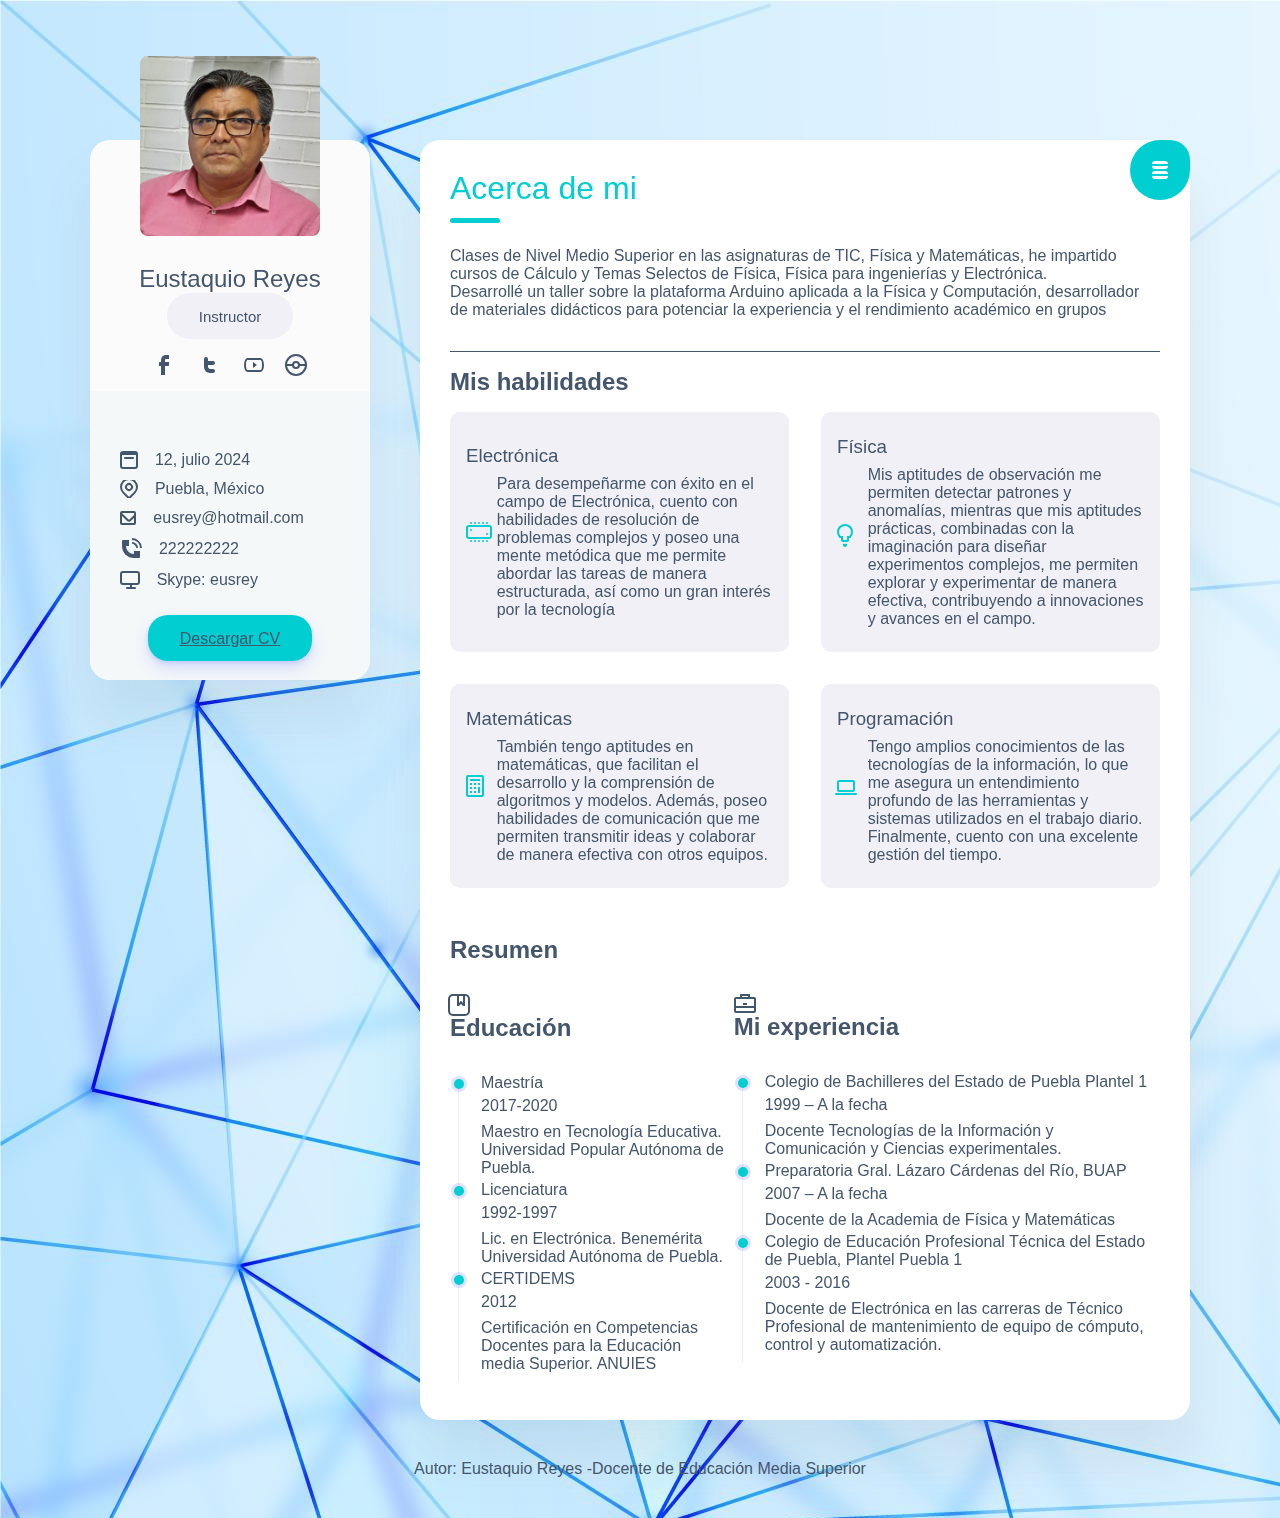
<file: SITE_EUS/index.html>
<!DOCTYPE html>
<html lang="en">
<head>
    <meta charset="UTF-8">
    <meta name="viewport" content="width=E, initial-scale=1.0">
    <meta http-equiv="X-UA-Compatible" content="IE=edge">
    <meta name = "description" content="">
    <title>Eustaquio Reyes Hernández</title>
    <link rel="shortcut icon" href="media/logo.svg" type="image/png">
    <link href="https://css.gg/css" rel="stylesheet" />
    <link href="css/css-gg.css" rel="stylesheet" />
    <link rel="stylesheet" href="css/site.css">
    <script src="js/site.js"></script>
</head>
<body>
    <div class="main-content">
        <!--Aside: Para mostrar una lista de enlaces -->
        <aside>
            <div class="profile">
                <img src="media/EUSTAQUIO REYES.jpg" id="photo-profile" class="my-photo"/>
                <div>
                    <hi class="title">Eustaquio Reyes</hi>
                    <div class="badge-profile">Instructor</div>
                    <div class="social">
                        <a href="facebook.com" target="blank"><i class="gg-facebook"></i></a>
                        <a href="x.com" target="blank"><i class="gg-twitter"></i></a>
                        <a href="youtube.com" target="blank"><i class="gg-youtube"></i></a>
                        <a href="pokemon-go.com" target="blank"><i class="gg-pokemon"></i></a>
                    </div>
                </div>
                <div class="info">
                    <ul class="contacts-block">
                        <li class="contacts-block-item"><i class="gg-calendar"></i> &nbsp; 12, julio 2024</li>
                        <li class="contacts-block-item"><i class="gg-pin"></i>&nbsp; Puebla, México</li>
                        <li class="contacts-block-item"><i class="gg-mail"></i><a href="mailto:eusrey@hotmail.com"> &nbsp; eusrey@hotmail.com</a></li>
                        <li class="contacts-block-item"><i class="gg-phone"></i></i> &nbsp; 222222222</li>
                        <li class="contacts-block-item"><i class="gg-screen"></i><a href="skype:ejemplo"> &nbsp; Skype: eusrey</a></li>
                    </ul>
                    <a class="btn" href="/docs/CV_eusrey.pdf">Descargar CV</a>
                </div>
            </div>
        </aside>
        <section class="resume">
            <header>
                <div class="menu-circle" >
                    <i class="gg-menu-oreos" onclick='toggleMenu()'></i>
                </div>
                <div class="inner-menu js-menu">
                    <ul class="nav">
                        <li class="nav_item"><a class="active" href="index.html">Acerca de </a></li>
                        <li class="nav_item"><a href="portfolio.html">Portafolio</a></li>
                        <li class="nav_item"><a href="contacto.html">Contacto</a></li>
                    </ul> 
                </div>
            </header>
            <div>
                <h2 class="title bordered">Acerca de mi</h2>
                <p>
                    Clases de Nivel Medio Superior en las asignaturas de TIC, Física y Matemáticas, he impartido cursos de Cálculo y Temas Selectos de Física, Física para ingenierías y Electrónica.
                </p>
                <p>
                    Desarrollé un taller sobre la plataforma Arduino aplicada a la Física y Computación, desarrollador de materiales didácticos para potenciar la experiencia y el rendimiento académico en grupos
                </p>
            </div>
            <div class="services-content">
                <h2>Mis habilidades</h2>
                <div class="my-services">
                    <div>
                        <span class="gg-smartphone-ram"></span>
                        <div>                           
                            <h3>Electrónica</h3>                            
                            <p>Para desempeñarme con éxito en el campo de Electrónica, cuento con habilidades de resolución de problemas complejos y poseo una mente metódica que me permite abordar las tareas de manera estructurada, así como un gran interés por la tecnología</p>
                        </div>
                    </div>
                    <div>
                        <span class="gg-bulb"></span>
                        <div>
                            <h3>Física</h3>
                            <p>Mis aptitudes de observación me permiten detectar patrones y anomalías, mientras que mis aptitudes prácticas, combinadas con la imaginación para diseñar experimentos complejos, me permiten explorar y experimentar de manera efectiva, contribuyendo a innovaciones y avances en el campo.</p>
                        </div>
                    </div>
                    <div>
                        <span class="gg-calculator"></span>
                        <div>
                            <h3>Matemáticas</h3>
                            <p>También tengo aptitudes en matemáticas, que facilitan el desarrollo y la comprensión de algoritmos y modelos. Además, poseo habilidades de comunicación que me permiten transmitir ideas y colaborar de manera efectiva con otros equipos. </p>
                        </div>
                    </div>
                    <div>
                        <span class="gg-laptop"></span>
                        <div>
                            <h3>Programación</h3>
                            <p>Tengo amplios conocimientos de las tecnologías de la información, lo que me asegura un entendimiento profundo de las herramientas y sistemas utilizados en el trabajo diario. Finalmente, cuento con una excelente gestión del tiempo. </p>
                        </div>
                    </div>
                </div>
            </div>
            <div class="timeline-content"> <h2>Resumen</h2>
                <div>
                    <div> <h2><i class="gg-album"></i>Educación</h2>
                        <div class="timeline">
                            <!--Item-->
                            <article class="timeline_item">
                                <h5 class="title title--h5 timeline_title">Maestría</h5> 
                                <span class="timeline_periodo">2017-2020</span>
                                <p class="timeline_description">
                                    Maestro en Tecnología Educativa. Universidad Popular Autónoma de Puebla.
                                </p>
                            </article>

                            <!--Item-->
                            <article class="timeline_item">
                                <h5 class="title title--h5 timeline_title">Licenciatura</h5> 
                                <span class="timeline_periodo">1992-1997</span>
                                <p class="timeline_description">
                                    Lic. en Electrónica. Benemérita Universidad Autónoma de Puebla.
                                </p>
                            </article>

                            <!--Item-->
                            <article class="timeline_item">
                                <h5 class="title title--h5 timeline_title">CERTIDEMS</h5> 
                                <span class="timeline_periodo">2012</span>
                                <p class="timeline_description">
                                    Certificación en Competencias Docentes para la Educación media Superior. ANUIES
                                </p>
                            </article>
                        </div>
                    </div>
                    <div>
                        <h2><i class="gg-briefcase"></i>Mi experiencia</h2>
                        <div class="timeline">
                            <!--Item-->
                            <article class="timeline_item">
                                <h5 class="title title--h5 timeline_title">Colegio de Bachilleres del Estado de Puebla Plantel 1</h5> 
                                <span class="timeline_periodo">1999 – A la fecha</span>
                                <p class="timeline_description">
                                    Docente Tecnologías de la Información y Comunicación y Ciencias experimentales.
                                </p>
                            </article> 

                            <!--Item-->
                            <article class="timeline_item">
                                <h5 class="title title--h5 timeline_title">Preparatoria Gral. Lázaro Cárdenas del Río, BUAP</h5> 
                                <span class="timeline_periodo">2007 – A la fecha</span>
                                <p class="timeline_description">
                                    Docente de la Academia de Física y Matemáticas
                                </p>
                            </article> 

                            <!--Item-->
                            <article class="timeline_item">
                                <h5 class="title title--h5 timeline_title">Colegio de Educación Profesional Técnica del Estado de Puebla, Plantel Puebla 1 </h5> 
                                <span class="timeline_periodo">2003 - 2016</span>
                                <p class="timeline_description">
                                    Docente de Electrónica en las carreras de Técnico Profesional de mantenimiento de equipo de cómputo, control y automatización.
                                </p>
                            </article>
                        </div>
                    </div>
                </div>
            </div>
        </section>
    </div>
   
    <footer>Autor: Eustaquio Reyes -Docente de Educación Media Superior</Front-end></footer>
    
</body>
</html>
</file>
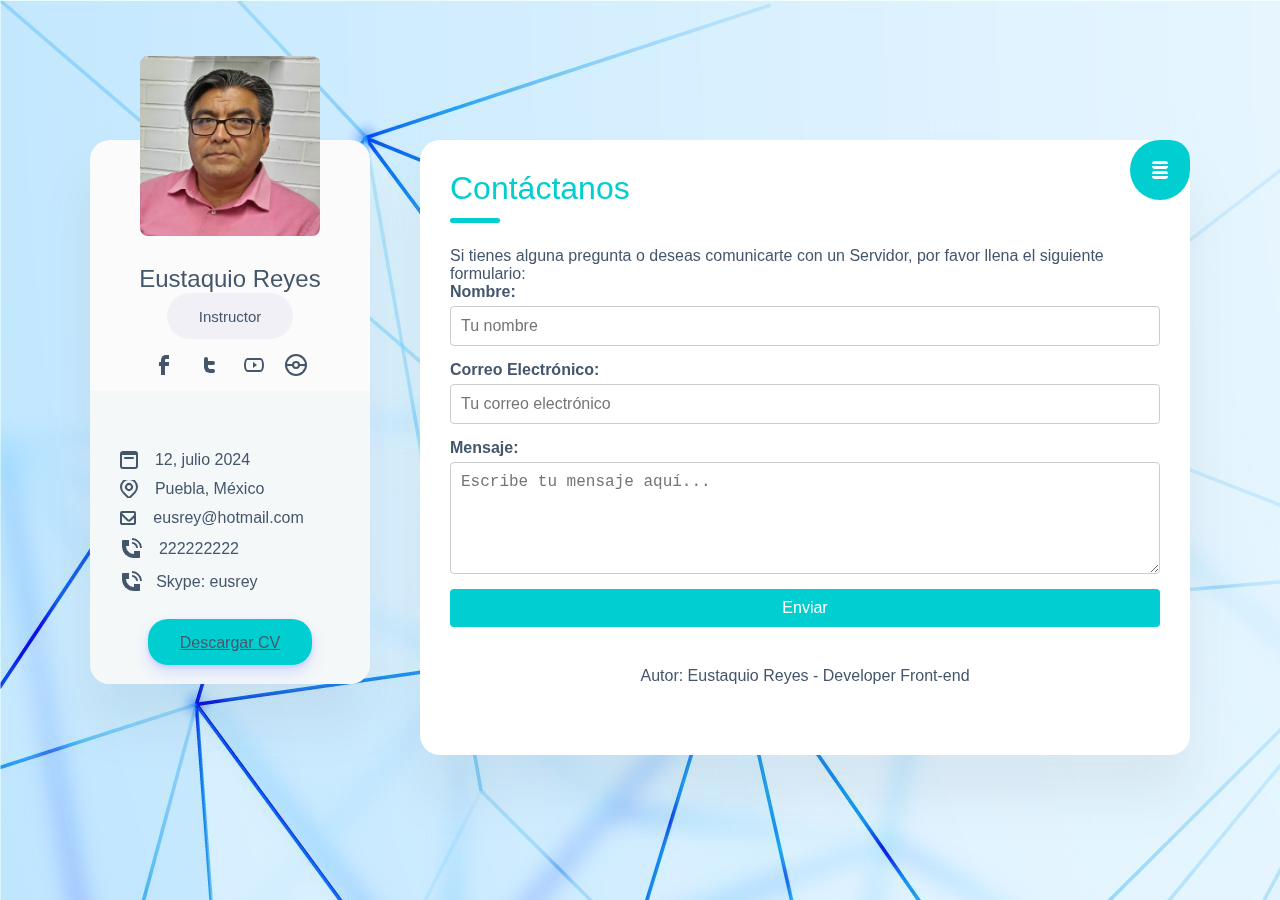
<file: SITE_EUS/contacto.html>
<!DOCTYPE html>
<html lang="en">
<head>
    <meta charset="UTF-8">
    <meta name="viewport" content="width=E, initial-scale=1.0">
    <meta http-equiv="X-UA-Compatible" content="IE=edge">
    <meta name = "description" content="">
    <title>Eustaquio Reyes Hernández</title>
    <link rel="shortcut icon" href="media/logo.svg" type="image/png">
    <link href="https://css.gg/css" rel="stylesheet" />
    <link href="css/css-gg.css" rel="stylesheet" />
    <link rel="stylesheet" href="css/site.css">
    <script src="js/site.js"></script>
</head>
<body>
    <div class="main-content">
        <!--Aside: Para mostrar una lista de enlaces -->
        <aside>
            <div class="profile">
                <img src="media/EUSTAQUIO REYES.jpg" id="photo-profile" class="my-photo"/>
                <div>
                    <hi class="title">Eustaquio Reyes</hi>
                    <div class="badge-profile">Instructor</div>
                    <div class="social">
                        <a href="facebook.com" target="blank"><i class="gg-facebook"></i></a>
                        <a href="x.com" target="blank"><i class="gg-twitter"></i></a>
                        <a href="youtube.com" target="blank"><i class="gg-youtube"></i></a>
                        <a href="pokemon-go.com" target="blank"><i class="gg-pokemon"></i></a>
                    </div>
                </div>
                <div class="info">
                    <ul class="contacts-block">
                        <li class="contacts-block-item"><i class="gg-calendar"></i> &nbsp; 12, julio 2024</li>
                        <li class="contacts-block-item"><i class="gg-pin"></i>&nbsp; Puebla, México</li>
                        <li class="contacts-block-item"><i class="gg-mail"></i><a href="mailto:eusrey@hotmail.com"> &nbsp; eusrey@hotmail.com</a></li>
                        <li class="contacts-block-item"><i class="gg-phone"></i></i> &nbsp; 222222222</li>
                        <li class="contacts-block-item"><i class="gg-phone"></i><a href="skype:ejemplo"> &nbsp; Skype: eusrey</a></li>
                    </ul>
                    <a class="btn" href="/docs/CV_eusrey.pdf">Descargar CV</a>
                </div>
            </div>
        </aside>
        <section class="resume">
            <header>
                <div class="menu-circle" >
                    <i class="gg-menu-oreos" onclick='toggleMenu()'></i>
                </div>
                <div class="inner-menu js-menu">
                    <ul class="nav">
                        <li class="nav_item"><a class="active" href="index.html">Acerca de </a></li>
                        <li class="nav_item"><a href="portfolio.html">Portafolio</a></li>
                        <li class="nav_item"><a href="contacto.html">Contacto</a></li>
                    </ul> 
                </div>
            </header>
            <!-- Contenedor Principal -->
            <div class="container">
                <h2 class="title bordered">Contáctanos</h2>
                <p>Si tienes alguna pregunta o deseas comunicarte con un Servidor, por favor llena el siguiente formulario:</p>

                <!-- Formulario de Contacto -->
                <form id="contactForm" onsubmit="return validateForm()">
                    <div class="form-group">
                        <label for="name">Nombre:</label>
                        <input type="text" id="name" name="name" placeholder="Tu nombre" required>
                    </div>
                    <div class="form-group">
                        <label for="email">Correo Electrónico:</label>
                        <input type="email" id="email" name="email" placeholder="Tu correo electrónico" required>
                    </div>
                    <div class="form-group">
                        <label for="message">Mensaje:</label>
                        <textarea id="message" name="message" placeholder="Escribe tu mensaje aquí..." rows="5" required></textarea>
                    </div>
                    <div class="form-group">
                        <button type="submit">Enviar</button>
                    </div>
                </form>
                <!-- Mensaje de Éxito -->
                <div id="successMessage" class="success-message" style="display: none;">
                    ¡Gracias por contactarnos! Nos pondremos en contacto contigo pronto.
                </div>
            </div>
    
    
</body>

<footer>Autor: Eustaquio Reyes - Developer Front-end</Front-end></footer>

</html>
</file>
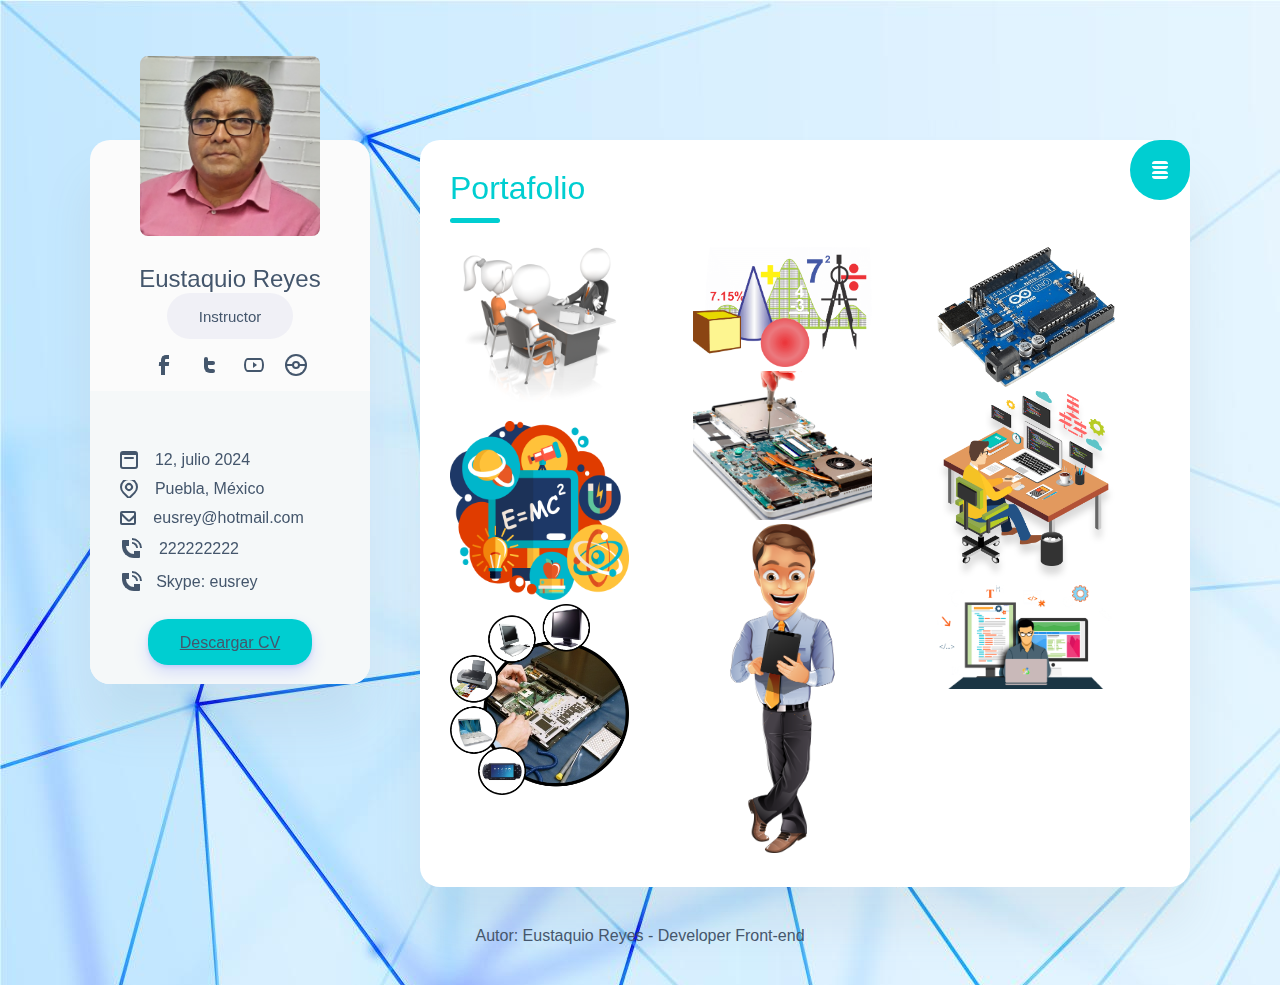
<file: SITE_EUS/portfolio.html>
<!DOCTYPE html>
<html lang="en">
<head>
    <meta charset="UTF-8">
    <meta name="viewport" content="width=E, initial-scale=1.0">
    <meta http-equiv="X-UA-Compatible" content="IE=edge">
    <meta name = "description" content="">
    <title>Eustaquio Reyes Hernández</title>
    <link rel="shortcut icon" href="media/logo.svg" type="image/png">
    <link href="https://css.gg/css" rel="stylesheet" />
    <link href="css/css-gg.css" rel="stylesheet" />
    <link rel="stylesheet" href="css/site.css">
    <script src="js/site.js"></script>
</head>
<body>
    <div class="main-content">
        <!--Aside: Para mostrar una lista de enlaces -->
        <aside>
            <div class="profile">
                <img src="media/EUSTAQUIO REYES.jpg" id="photo-profile" class="my-photo"/>
                <div>
                    <hi class="title">Eustaquio Reyes</hi>
                    <div class="badge-profile">Instructor</div>
                    <div class="social">
                        <a href="facebook.com" target="blank"><i class="gg-facebook"></i></a>
                        <a href="x.com" target="blank"><i class="gg-twitter"></i></a>
                        <a href="youtube.com" target="blank"><i class="gg-youtube"></i></a>
                        <a href="pokemon-go.com" target="blank"><i class="gg-pokemon"></i></a>
                    </div>
                </div>
                <div class="info">
                    <ul class="contacts-block">
                        <li class="contacts-block-item"><i class="gg-calendar"></i> &nbsp; 12, julio 2024</li>
                        <li class="contacts-block-item"><i class="gg-pin"></i>&nbsp; Puebla, México</li>
                        <li class="contacts-block-item"><i class="gg-mail"></i><a href="mailto:eusrey@hotmail.com"> &nbsp; eusrey@hotmail.com</a></li>
                        <li class="contacts-block-item"><i class="gg-phone"></i></i> &nbsp; 222222222</li>
                        <li class="contacts-block-item"><i class="gg-phone"></i><a href="skype:ejemplo"> &nbsp; Skype: eusrey</a></li>
                    </ul>
                    <a class="btn" href="/docs/CV_eusrey.pdf">Descargar CV</a>
                </div>
            </div>
        </aside>
        <section class="resume">
            <header>
                <div class="menu-circle" >
                    <i class="gg-menu-oreos" onclick='toggleMenu()'></i>
                </div>
                <div class="inner-menu js-menu">
                    <ul class="nav">
                        <li class="nav_item"><a class="active" href="index.html">Acerca de </a></li>
                        <li class="nav_item"><a href="portfolio.html">Portafolio</a></li>
                        <li class="nav_item"><a href="contacto.html">Contacto</a></li>
                    </ul> 
                </div>
            </header>
            <div>
                <h2 class="title bordered">Portafolio</h2>
                <div class="portfolio">
                    <img src="media/images/Aseosor.png" alt="imagen 1" onclick="showImage(this)"/>
                    <img src="media/images/Ciencia 1.png" alt="imagen 2" onclick="showImage(this)"/>
                    <img src="media/images/Hardware 1.png" alt="imagen 3" onclick="showImage(this)"/>
                    <img src="media/images/math.png" alt="imagen 4" onclick="showImage(this)"/>
                    <img src="media/images/Hardware 2.png" alt="imagen 5" onclick="showImage(this)"/>
                    <img src="media/images/docente 2.png" alt="imagen 6" onclick="showImage(this)"/>
                    <img src="media/images/Arduino 2.png" alt="imagen 7" onclick="showImage(this)"/>
                    <img src="media/images/Programador 2.png" alt="imagen 8" onclick="showImage(this)"/>
                    <img src="media/images/Programador.png" alt="imagen 9" onclick="showImage(this)"/>

                </div>

                <!-- Fondo para cerrar modal -->
                <div class="backdrop" id="backdrop" onclick="closeModal()"></div>

                <!-- Contenedor del modal -->
                <div class= "modal" id="preview">
                    <button class="close-btn" onclick="closeModal()">×</button>
                </div>
            </div>
        </section>
    </div>
    <footer>Autor: Eustaquio Reyes - Developer Front-end</Front-end></footer>
    
</body>
</html>
</file>
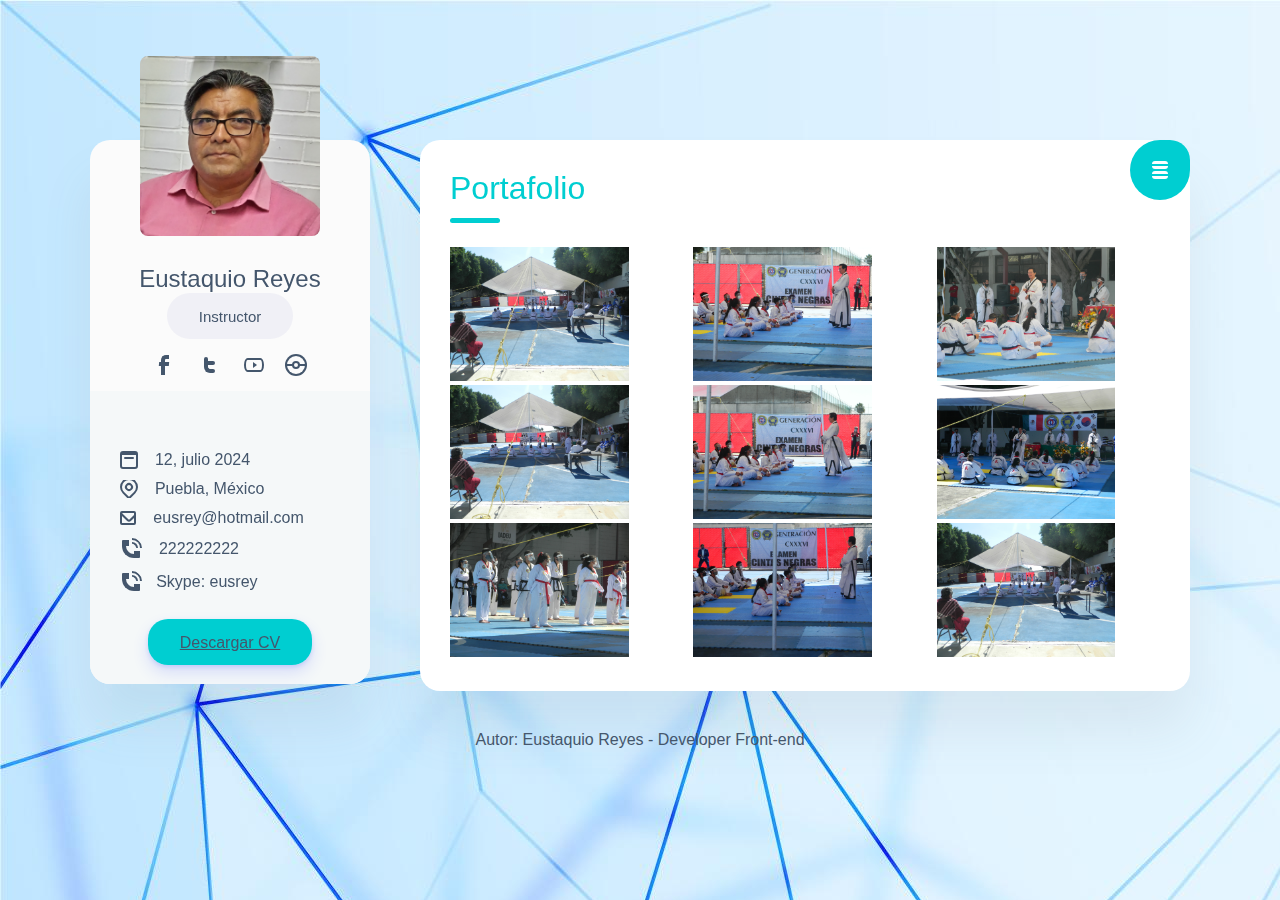
<file: SITE_EUS/portfolioB.html>
<!DOCTYPE html>
<html lang="en">
<head>
    <meta charset="UTF-8">
    <meta name="viewport" content="width=E, initial-scale=1.0">
    <meta http-equiv="X-UA-Compatible" content="IE=edge">
    <meta name = "description" content="">
    <title>Eustaquio Reyes Hernández</title>
    <link rel="shortcut icon" href="media/logo.svg" type="image/png">
    <link href="https://css.gg/css" rel="stylesheet" />
    <link href="css/css-gg.css" rel="stylesheet" />
    <link rel="stylesheet" href="css/site.css">
    <script src="js/site.js"></script>
</head>
<body>
    <div class="main-content">
        <!--Aside: Para mostrar una lista de enlaces -->
        <aside>
            <div class="profile">
                <img src="media/EUSTAQUIO REYES.jpg" id="photo-profile" class="my-photo"/>
                <div>
                    <hi class="title">Eustaquio Reyes</hi>
                    <div class="badge-profile">Instructor</div>
                    <div class="social">
                        <a href="facebook.com" target="blank"><i class="gg-facebook"></i></a>
                        <a href="x.com" target="blank"><i class="gg-twitter"></i></a>
                        <a href="youtube.com" target="blank"><i class="gg-youtube"></i></a>
                        <a href="pokemon-go.com" target="blank"><i class="gg-pokemon"></i></a>
                    </div>
                </div>
                <div class="info">
                    <ul class="contacts-block">
                        <li class="contacts-block-item"><i class="gg-calendar"></i> &nbsp; 12, julio 2024</li>
                        <li class="contacts-block-item"><i class="gg-pin"></i>&nbsp; Puebla, México</li>
                        <li class="contacts-block-item"><i class="gg-mail"></i><a href="mailto:eusrey@hotmail.com"> &nbsp; eusrey@hotmail.com</a></li>
                        <li class="contacts-block-item"><i class="gg-phone"></i></i> &nbsp; 222222222</li>
                        <li class="contacts-block-item"><i class="gg-phone"></i><a href="skype:ejemplo"> &nbsp; Skype: eusrey</a></li>
                    </ul>
                    <a class="btn" href="/docs/CV_eusrey.pdf">Descargar CV</a>
                </div>
            </div>
        </aside>
        <section class="resume">
            <header>
                <div class="menu-circle" >
                    <i class="gg-menu-oreos" onclick='toggleMenu()'></i>
                </div>
                <div class="inner-menu js-menu">
                    <ul class="nav">
                        <li class="nav_item"><a class="active" href="about.html">Acerca de </a></li>
                        <li class="nav_item"><a href="portfolio.html">Portafolio</a></li>
                    </ul> 
                </div>
            </header>
            <div>
                <h2 class="title bordered">Portafolio</h2>
                <div class="portfolio">
                    <img src="media/imagesB/DSCN2742.JPG" onclick="showImage(this)"/>
                    <img src="media/imagesB/DSCN2743.JPG" onclick="showImage(this)"/>
                    <img src="media/imagesB/DSCN2757.JPG" onclick="showImage(this)"/>
                    <img src="media/imagesB/DSCN2758.JPG" onclick="showImage(this)"/>
                    <img src="media/imagesB/DSCN2759.JPG" onclick="showImage(this)"/>
                    <img src="media/imagesB/DSCN2760.JPG" onclick="showImage(this)"/>
                    <img src="media/imagesB/DSCN2761.JPG" onclick="showImage(this)"/>
                    <img src="media/imagesB/DSCN2762.JPG" onclick="showImage(this)"/>
                    <img src="media/imagesB/DSCN2742.JPG" onclick="showImage(this)"/>

                </div>
                
                <div class="modal" id="preview"></div>
            </div>
        </section>
    </div>
    <footer>Autor: Eustaquio Reyes - Developer Front-end</Front-end></footer>
    
</body>
</html>
</file>
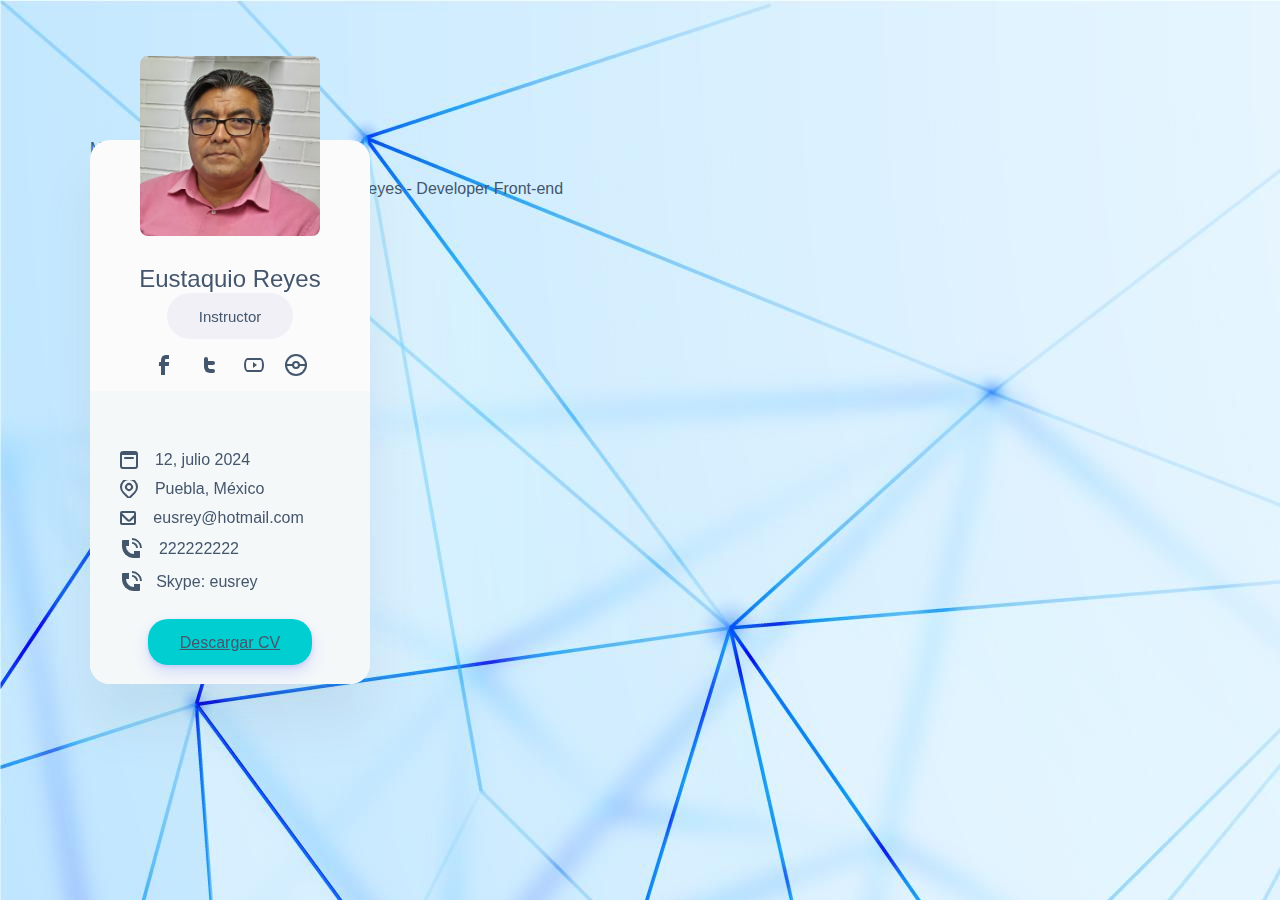
<file: SITE_EUS/template.html>
<!DOCTYPE html>
<html lang="en">
<head>
    <meta charset="UTF-8">
    <meta name="viewport" content="width=E, initial-scale=1.0">
    <title>Eustaquio Reyes Hernández</title>
    <link rel="shortcut icon" href="media/logo.png" type="image/png">
    <link href="css/css-gg.css" rel="stylesheet" />
    <link rel="stylesheet" href="css/site.css">
</head>
<body class="main-content">
    <div>
        <!--Aside: Para mostrar una lista de enlaces -->
        <aside>
            <div class="profile">
                <img src="media/EUSTAQUIO REYES.jpg" id="photo-profile" class="my-photo"/>
                <div>
                    <hi class="title">Eustaquio Reyes</hi>
                    <div class="badge-profile">Instructor</div>
                    <div class="social">
                        <a href="facebook.com" target="blank"><i class="gg-facebook"></i></a>
                        <a href="x.com" target="blank"><i class="gg-twitter"></i></a>
                        <a href="youtube.com" target="blank"><i class="gg-youtube"></i></a>
                        <a href="pokemon-go.com" target="blank"><i class="gg-pokemon"></i></a>
                    </div>
                </div>
                <div class="info">
                    <ul class="contacts-block">
                        <li class="contacts-block-item"><i class="gg-calendar"></i> &nbsp; 12, julio 2024</li>
                        <li class="contacts-block-item"><i class="gg-pin"></i>&nbsp; Puebla, México</li>
                        <li class="contacts-block-item"><i class="gg-mail"></i><a href="mailto:eusrey@hotmail.com"> &nbsp; eusrey@hotmail.com</a></li>
                        <li class="contacts-block-item"><i class="gg-phone"></i></i> &nbsp; 222222222</li>
                        <li class="contacts-block-item"><i class="gg-phone"></i><a href="skype:ejemplo"> &nbsp; Skype: eusrey</a></li>
                    </ul>
                    <a class="btn" href="/docs/CV_eusrey.pdf">Descargar CV</a>
                </div>
            </div>
        </aside>
        <section>Mi información</section>
    </div>
    <footer>Autor: Eustaquio Reyes - Developer Front-end</Front-end></footer>
    
</body>
</html>
</file>
<file: SITE_EUS/css/css-gg.css>
.gg-abstract{box-sizing:border-box;position:relative;display:block;width:14px;height:14px;transform:scale(var(--ggs,1));border-right:3px solid;border-top:3px solid}.gg-abstract::before{content:"";display:block;box-sizing:border-box;position:absolute;width:10px;height:10px;left:0;bottom:0;border:3px solid;border-radius:12px}.gg-add-r{box-sizing:border-box;position:relative;display:block;width:22px;height:22px;border:2px solid;transform:scale(var(--ggs,1));border-radius:4px}.gg-add-r::after,.gg-add-r::before{content:"";display:block;box-sizing:border-box;position:absolute;width:10px;height:2px;background:currentColor;border-radius:5px;top:8px;left:4px}.gg-add-r::after{width:2px;height:10px;top:4px;left:8px}.gg-add{box-sizing:border-box;position:relative;display:block;width:22px;height:22px;border:2px solid;transform:scale(var(--ggs,1));border-radius:22px}.gg-add::after,.gg-add::before{content:"";display:block;box-sizing:border-box;position:absolute;width:10px;height:2px;background:currentColor;border-radius:5px;top:8px;left:4px}.gg-add::after{width:2px;height:10px;top:4px;left:8px}.gg-adidas{position:relative;box-sizing:border-box;display:block;width:23px;height:15px;transform:scale(var(--ggs,1));overflow:hidden}.gg-adidas::before{content:"";position:absolute;box-sizing:border-box;display:block;width:5px;height:18px;background:currentColor;transform:rotate(-30deg);left:4px;bottom:-14px;box-shadow:7px -2px,14px -4px}.gg-airplane{box-sizing:border-box;position:relative;display:block;width:18px;height:18px;transform:scale(var(--ggs,1));background:linear-gradient(to left,currentColor 22px,transparent 0) no-repeat center/16px 2px,radial-gradient(circle,currentColor 60%,transparent 40%) no-repeat right center/2px 2px}.gg-airplane::after,.gg-airplane::before{content:"";display:block;position:absolute;box-sizing:border-box;width:10px;height:8px;border-right:4px solid}.gg-airplane::before{border-top-right-radius:2px;top:0;transform:perspective(10px)rotateX(10deg)skewX(30deg);box-shadow:-4px 3px 0 -2px}.gg-airplane::after{border-bottom-right-radius:2px;bottom:0;transform:perspective(10px)rotateX(-10deg)skewX(-30deg);box-shadow:-4px -3px 0 -2px}.gg-alarm{background:linear-gradient( to left,currentColor 5px,transparent 0)no-repeat 4.5px 6px/5px 2px,linear-gradient( to left,currentColor 7px,transparent 0)no-repeat 4.5px 2px/2px 6px;box-sizing:border-box;position:relative;display:block;width:16px;height:16px;border-radius:100%;border:2px solid transparent;transform:scale(var(--ggs,1));box-shadow:0 0 0 2px}.gg-alarm::after,.gg-alarm::before{content:"";display:block;box-sizing:border-box;position:absolute;width:6px;height:2px;background:currentColor;top:-4px}.gg-alarm::before{left:-5px;transform:rotate(-42deg)}.gg-alarm::after{transform:rotate(42deg);right:-5px}.gg-album{box-sizing:border-box;position:relative;display:block;width:18px;height:18px;transform:scale(var(--ggs,1));border-left:7px solid transparent;border-right:3px solid transparent;border-bottom:8px solid transparent;box-shadow:0 0 0 2px,inset 6px 4px 0 -4px,inset -6px 4px 0 -4px;border-radius:3px}.gg-album::after,.gg-album::before{content:"";display:block;box-sizing:border-box;position:absolute;width:2px;height:5px;background:currentColor;transform:rotate(46deg);top:5px;right:4px}.gg-album::after{transform:rotate(-46deg);right:2px}.gg-align-bottom{box-sizing:border-box;position:relative;display:block;height:12px;width:12px;border-bottom:2px solid;transform:scale(var(--ggs,1));margin-top:4px}.gg-align-bottom::after,.gg-align-bottom::before{content:"";display:block;box-sizing:border-box;position:absolute;width:4px;background:currentColor;bottom:2px}.gg-align-bottom::before{left:1px;height:12px}.gg-align-bottom::after{height:6px;right:1px;opacity:.5}.gg-align-center{box-sizing:border-box;position:relative;display:block;height:12px;width:12px;border-top:2px solid transparent;transform:scale(var(--ggs,1));margin-left:-4px}.gg-align-center::after,.gg-align-center::before{content:"";display:block;box-sizing:border-box;position:absolute;height:4px;background:currentColor}.gg-align-center::before{left:2px;width:12px;top:-2px}.gg-align-center::after{width:6px;right:1px;top:4px;opacity:.5}.gg-align-left{box-sizing:border-box;position:relative;display:block;height:12px;width:12px;border-left:2px solid;transform:scale(var(--ggs,1));margin-left:-4px}.gg-align-left::after,.gg-align-left::before{content:"";display:block;box-sizing:border-box;position:absolute;height:4px;width:12px;background:currentColor;left:2px;top:1px}.gg-align-left::after{width:6px;top:7px;opacity:.5}.gg-align-middle{box-sizing:border-box;position:relative;display:block;height:12px;width:12px;transform:scale(var(--ggs,1));border-top:2px solid transparent;margin-top:-8px}.gg-align-middle::after,.gg-align-middle::before{content:"";display:block;box-sizing:border-box;position:absolute;width:4px;background:currentColor}.gg-align-middle::before{left:1px;height:12px;top:2px}.gg-align-middle::after{height:6px;right:1px;top:5px;opacity:.5}.gg-align-right{box-sizing:border-box;position:relative;display:block;height:12px;width:12px;border-right:2px solid;transform:scale(var(--ggs,1));margin-right:-4px}.gg-align-right::after,.gg-align-right::before{content:"";display:block;box-sizing:border-box;position:absolute;height:4px;width:12px;background:currentColor;right:2px;top:1px}.gg-align-right::after{width:6px;top:7px;opacity:.5}.gg-align-top{box-sizing:border-box;position:relative;display:block;height:12px;width:12px;border-top:2px solid;transform:scale(var(--ggs,1));margin-top:-4px}.gg-align-top::after,.gg-align-top::before{content:"";display:block;box-sizing:border-box;position:absolute;width:4px;background:currentColor;top:2px}.gg-align-top::before{left:1px;height:12px}.gg-align-top::after{height:6px;right:1px;opacity:.5}.gg-anchor{box-sizing:border-box;position:relative;display:block;transform:scale(var(--ggs,1));width:2px;height:14px;background:currentColor;border-radius:8px}.gg-anchor::after,.gg-anchor::before{content:"";display:block;box-sizing:border-box;position:absolute;height:6px;border:2px solid}.gg-anchor::after{width:12px;border-bottom-left-radius:20px;border-bottom-right-radius:20px;border-top-color:transparent;left:-5px;bottom:2px}.gg-anchor::before{width:6px;border-radius:8px;top:-4px;left:-2px}.gg-apple-watch{background:linear-gradient( to left,currentColor 5px,transparent 0)no-repeat 13px 4px/2px 4px;box-sizing:border-box;position:relative;display:block;width:24px;height:24px;border:5px solid transparent;transform:scale(var(--ggs,1));border-radius:9px;box-shadow:inset 0 0 0 2px}.gg-apple-watch::after,.gg-apple-watch::before{content:"";display:block;box-sizing:border-box;position:absolute;border-radius:3px;width:10px;height:5px;border:2px solid;border-bottom:0;border-bottom-left-radius:0;border-bottom-right-radius:0;left:2px}.gg-apple-watch::after{top:-3px}.gg-apple-watch::before{transform:scaleY(-1);top:12px}.gg-arrange-back{box-sizing:border-box;position:relative;transform:scale(var(--ggs,1));display:block;width:18px;height:18px}.gg-arrange-back::after,.gg-arrange-back::before{content:"";display:block;box-sizing:border-box;position:absolute}.gg-arrange-back::after{width:10px;height:10px;border:2px solid;left:4px;top:4px}.gg-arrange-back::before{width:8px;height:8px;background:currentColor;box-shadow:10px 10px 0}.gg-arrange-front{box-sizing:border-box;position:relative;transform:scale(var(--ggs,1));display:block;width:18px;height:18px}.gg-arrange-front::before{content:"";display:block;box-sizing:border-box;position:absolute;width:10px;height:10px;border:2px solid;left:4px;top:4px;box-shadow:-5px -5px 0 -1px,5px 5px 0 -1px}.gg-arrow-align-h{box-sizing:border-box;position:relative;display:block;transform:scale(var(--ggs,1));width:20px;height:10px;background:linear-gradient(to left,currentColor 15px,transparent 0)no-repeat 2px 4px/6px 2px,linear-gradient(to left,currentColor 15px,transparent 0)no-repeat 12px 4px/6px 2px,linear-gradient(to left,currentColor 15px,transparent 0)no-repeat center/2px 10px}.gg-arrow-align-h::after,.gg-arrow-align-h::before{content:"";display:block;box-sizing:border-box;position:absolute;width:6px;height:6px;transform:rotate(45deg);top:2px}.gg-arrow-align-h::after{border-bottom:2px solid;border-left:2px solid;left:1px}.gg-arrow-align-h::before{border-top:2px solid;border-right:2px solid;right:1px}.gg-arrow-align-v{box-sizing:border-box;position:relative;display:block;transform:scale(var(--ggs,1));width:10px;height:20px;background:linear-gradient(to left,currentColor 15px,transparent 0)no-repeat 4px 2px/2px 6px,linear-gradient(to left,currentColor 15px,transparent 0)no-repeat 4px 12px/2px 6px,linear-gradient(to left,currentColor 15px,transparent 0)no-repeat center/10px 2px}.gg-arrow-align-v::after,.gg-arrow-align-v::before{content:"";display:block;box-sizing:border-box;position:absolute;width:6px;height:6px;transform:rotate(-45deg);left:2px}.gg-arrow-align-v::after{border-bottom:2px solid;border-left:2px solid;bottom:1px}.gg-arrow-align-v::before{border-top:2px solid;border-right:2px solid;top:1px}.gg-arrow-bottom-left-o{box-sizing:border-box;position:relative;display:block;width:22px;height:22px;border:2px solid;transform:scale(var(--ggs,1));border-radius:20px}.gg-arrow-bottom-left-o::after,.gg-arrow-bottom-left-o::before{content:"";display:block;box-sizing:border-box;position:absolute;left:4px}.gg-arrow-bottom-left-o::after{width:10px;height:2px;background:currentColor;transform:rotate(-45deg);bottom:8px}.gg-arrow-bottom-left-o::before{width:6px;height:6px;bottom:4px;border-bottom:2px solid;border-left:2px solid}.gg-arrow-bottom-left-r{box-sizing:border-box;position:relative;display:block;width:22px;height:22px;border:2px solid;transform:scale(var(--ggs,1));border-radius:4px}.gg-arrow-bottom-left-r::after,.gg-arrow-bottom-left-r::before{content:"";display:block;box-sizing:border-box;position:absolute;left:4px}.gg-arrow-bottom-left-r::after{width:10px;height:2px;background:currentColor;transform:rotate(-45deg);bottom:8px}.gg-arrow-bottom-left-r::before{width:6px;height:6px;bottom:4px;border-bottom:2px solid;border-left:2px solid}.gg-arrow-bottom-left{box-sizing:border-box;position:relative;display:block;width:8px;height:8px;border-bottom:2px solid;transform:scale(var(--ggs,1));border-left:2px solid}.gg-arrow-bottom-left::after{content:"";display:block;box-sizing:border-box;position:absolute;width:14px;height:2px;background:currentColor;transform:rotate(-45deg);bottom:3px;left:-3px}.gg-arrow-bottom-right-o{box-sizing:border-box;position:relative;display:block;width:22px;height:22px;border:2px solid;transform:scale(var(--ggs,1));border-radius:20px}.gg-arrow-bottom-right-o::after,.gg-arrow-bottom-right-o::before{content:"";display:block;box-sizing:border-box;position:absolute;right:4px}.gg-arrow-bottom-right-o::after{width:10px;height:2px;background:currentColor;transform:rotate(45deg);bottom:8px}.gg-arrow-bottom-right-o::before{width:6px;height:6px;bottom:4px;border-bottom:2px solid;border-right:2px solid}.gg-arrow-bottom-right-r{box-sizing:border-box;position:relative;display:block;width:22px;height:22px;border:2px solid;transform:scale(var(--ggs,1));border-radius:4px}.gg-arrow-bottom-right-r::after,.gg-arrow-bottom-right-r::before{content:"";display:block;box-sizing:border-box;position:absolute;right:4px}.gg-arrow-bottom-right-r::after{width:10px;height:2px;background:currentColor;transform:rotate(45deg);bottom:8px}.gg-arrow-bottom-right-r::before{width:6px;height:6px;bottom:4px;border-bottom:2px solid;border-right:2px solid}.gg-arrow-bottom-right{box-sizing:border-box;position:relative;display:block;width:8px;height:8px;border-bottom:2px solid;transform:scale(var(--ggs,1));border-right:2px solid}.gg-arrow-bottom-right::after{content:"";display:block;box-sizing:border-box;position:absolute;width:14px;height:2px;background:currentColor;transform:rotate(45deg);bottom:3px;right:-3px}.gg-arrow-down-o{box-sizing:border-box;position:relative;display:block;width:22px;height:22px;border:2px solid;transform:scale(var(--ggs,1));border-radius:20px}.gg-arrow-down-o::after,.gg-arrow-down-o::before{content:"";display:block;box-sizing:border-box;position:absolute;bottom:4px}.gg-arrow-down-o::after{width:6px;height:6px;border-bottom:2px solid;border-left:2px solid;transform:rotate(-45deg);left:6px}.gg-arrow-down-o::before{width:2px;height:10px;left:8px;background:currentColor}.gg-arrow-down-r{box-sizing:border-box;position:relative;display:block;width:22px;height:22px;border:2px solid;transform:scale(var(--ggs,1));border-radius:4px}.gg-arrow-down-r::after,.gg-arrow-down-r::before{content:"";display:block;box-sizing:border-box;position:absolute;bottom:4px}.gg-arrow-down-r::after{width:6px;height:6px;border-bottom:2px solid;border-left:2px solid;transform:rotate(-45deg);left:6px}.gg-arrow-down-r::before{width:2px;height:10px;left:8px;background:currentColor}.gg-arrow-down{box-sizing:border-box;position:relative;display:block;transform:scale(var(--ggs,1));width:22px;height:22px}.gg-arrow-down::after,.gg-arrow-down::before{content:"";display:block;box-sizing:border-box;position:absolute;bottom:4px}.gg-arrow-down::after{width:8px;height:8px;border-bottom:2px solid;border-left:2px solid;transform:rotate(-45deg);left:7px}.gg-arrow-down::before{width:2px;height:16px;left:10px;background:currentColor}.gg-arrow-left-o{box-sizing:border-box;position:relative;display:block;width:22px;height:22px;border:2px solid;transform:scale(var(--ggs,1));border-radius:22px}.gg-arrow-left-o::after,.gg-arrow-left-o::before{content:"";display:block;box-sizing:border-box;position:absolute;left:4px}.gg-arrow-left-o::after{width:6px;height:6px;border-bottom:2px solid;border-left:2px solid;transform:rotate(45deg);bottom:6px}.gg-arrow-left-o::before{width:10px;height:2px;bottom:8px;background:currentColor}.gg-arrow-left-r{box-sizing:border-box;position:relative;display:block;width:22px;height:22px;border:2px solid;transform:scale(var(--ggs,1));border-radius:4px}.gg-arrow-left-r::after,.gg-arrow-left-r::before{content:"";display:block;box-sizing:border-box;position:absolute;left:4px}.gg-arrow-left-r::after{width:6px;height:6px;border-bottom:2px solid;border-left:2px solid;transform:rotate(45deg);bottom:6px}.gg-arrow-left-r::before{width:10px;height:2px;bottom:8px;background:currentColor}.gg-arrow-left{box-sizing:border-box;position:relative;display:block;transform:scale(var(--ggs,1));width:22px;height:22px}.gg-arrow-left::after,.gg-arrow-left::before{content:"";display:block;box-sizing:border-box;position:absolute;left:3px}.gg-arrow-left::after{width:8px;height:8px;border-bottom:2px solid;border-left:2px solid;transform:rotate(45deg);bottom:7px}.gg-arrow-left::before{width:16px;height:2px;bottom:10px;background:currentColor}.gg-arrow-long-down-c{box-sizing:border-box;position:relative;display:block;transform:scale(var(--ggs,1));border-right:2px solid transparent;border-left:2px solid transparent;border-top:4px solid transparent;box-shadow:inset 0 0 0 2px;height:24px;width:6px}.gg-arrow-long-down-c::after,.gg-arrow-long-down-c::before{content:"";display:block;box-sizing:border-box;position:absolute}.gg-arrow-long-down-c::after{width:6px;height:6px;border-bottom:2px solid;border-right:2px solid;transform:rotate(45deg);bottom:0;left:-2px}.gg-arrow-long-down-c::before{width:6px;height:6px;border:2px solid;border-radius:8px;top:-4px;left:-2px}.gg-arrow-long-down-e{box-sizing:border-box;position:relative;display:block;transform:scale(var(--ggs,1));border-right:2px solid transparent;border-left:2px solid transparent;border-top:4px solid transparent;box-shadow:inset 0 0 0 2px;height:24px;width:6px}.gg-arrow-long-down-e::after,.gg-arrow-long-down-e::before{content:"";display:block;box-sizing:border-box;position:absolute}.gg-arrow-long-down-e::after{width:6px;height:6px;border-bottom:2px solid;border-right:2px solid;transform:rotate(45deg);bottom:0;left:-2px}.gg-arrow-long-down-e::before{width:6px;height:6px;border:2px solid;top:-5px;left:-2px}.gg-arrow-long-down-l{box-sizing:border-box;position:relative;display:block;transform:scale(var(--ggs,1));border-right:2px solid transparent;border-left:2px solid transparent;box-shadow:inset 0 0 0 2px;height:24px;width:6px}.gg-arrow-long-down-l::after,.gg-arrow-long-down-l::before{content:"";display:block;box-sizing:border-box;position:absolute}.gg-arrow-long-down-l::after{width:6px;height:6px;border-bottom:2px solid;border-right:2px solid;transform:rotate(45deg);bottom:0;left:-2px}.gg-arrow-long-down-l::before{width:6px;height:2px;background:currentColor;top:-1px;left:-2px}.gg-arrow-long-down-r{box-sizing:border-box;position:relative;display:block;transform:scale(var(--ggs,1));border-right:2px solid transparent;border-left:2px solid transparent;border-top:4px solid transparent;box-shadow:inset 0 0 0 2px;height:24px;width:6px}.gg-arrow-long-down-r::after,.gg-arrow-long-down-r::before{content:"";display:block;box-sizing:border-box;position:absolute}.gg-arrow-long-down-r::after{width:6px;height:6px;border-bottom:2px solid;border-right:2px solid;transform:rotate(45deg);bottom:0;left:-2px}.gg-arrow-long-down-r::before{width:6px;height:6px;border:2px solid;transform:rotate(45deg);top:-5px;left:-2px}.gg-arrow-long-down{box-sizing:border-box;position:relative;display:block;transform:scale(var(--ggs,1));border-right:2px solid transparent;border-left:2px solid transparent;box-shadow:inset 0 0 0 2px;height:24px;width:6px}.gg-arrow-long-down::after{content:"";display:block;box-sizing:border-box;position:absolute;width:6px;height:6px;border-bottom:2px solid;border-right:2px solid;transform:rotate(45deg);bottom:0;left:-2px}.gg-arrow-long-left-c{box-sizing:border-box;position:relative;display:block;transform:scale(var(--ggs,1));border-top:2px solid transparent;border-bottom:2px solid transparent;border-right:4px solid transparent;box-shadow:inset 0 0 0 2px;width:24px;height:6px}.gg-arrow-long-left-c::after,.gg-arrow-long-left-c::before{content:"";display:block;box-sizing:border-box;position:absolute}.gg-arrow-long-left-c::after{width:6px;height:6px;border-bottom:2px solid;border-left:2px solid;transform:rotate(45deg);left:0;bottom:-2px}.gg-arrow-long-left-c::before{width:6px;height:6px;border:2px solid;border-radius:8px;right:-4px;bottom:-2px}.gg-arrow-long-left-e{box-sizing:border-box;position:relative;display:block;transform:scale(var(--ggs,1));border-top:2px solid transparent;border-bottom:2px solid transparent;border-right:4px solid transparent;box-shadow:inset 0 0 0 2px;width:24px;height:6px}.gg-arrow-long-left-e::after,.gg-arrow-long-left-e::before{content:"";display:block;box-sizing:border-box;position:absolute}.gg-arrow-long-left-e::after{width:6px;height:6px;border-bottom:2px solid;border-left:2px solid;transform:rotate(45deg);left:0;bottom:-2px}.gg-arrow-long-left-e::before{width:6px;height:6px;border:2px solid;right:-4px;bottom:-2px}.gg-arrow-long-left-l{box-sizing:border-box;position:relative;display:block;transform:scale(var(--ggs,1));border-top:2px solid transparent;border-bottom:2px solid transparent;box-shadow:inset 0 0 0 2px;width:24px;height:6px}.gg-arrow-long-left-l::after,.gg-arrow-long-left-l::before{content:"";display:block;box-sizing:border-box;position:absolute}.gg-arrow-long-left-l::after{width:6px;height:6px;border-bottom:2px solid;border-left:2px solid;transform:rotate(45deg);left:0;bottom:-2px}.gg-arrow-long-left-l::before{width:2px;height:6px;background:currentColor;right:-1px;bottom:-2px}.gg-arrow-long-left-r{box-sizing:border-box;position:relative;display:block;transform:scale(var(--ggs,1));border-top:2px solid transparent;border-bottom:2px solid transparent;border-right:4px solid transparent;box-shadow:inset 0 0 0 2px;width:24px;height:6px}.gg-arrow-long-left-r::after,.gg-arrow-long-left-r::before{content:"";display:block;box-sizing:border-box;position:absolute}.gg-arrow-long-left-r::after{width:6px;height:6px;border-bottom:2px solid;border-left:2px solid;transform:rotate(45deg);left:0;bottom:-2px}.gg-arrow-long-left-r::before{width:6px;height:6px;border:2px solid;transform:rotate(45deg);right:-5px;bottom:-2px}.gg-arrow-long-left{box-sizing:border-box;position:relative;display:block;transform:scale(var(--ggs,1));border-top:2px solid transparent;border-bottom:2px solid transparent;box-shadow:inset 0 0 0 2px;width:24px;height:6px}.gg-arrow-long-left::after{content:"";display:block;box-sizing:border-box;position:absolute;width:6px;height:6px;border-bottom:2px solid;border-left:2px solid;transform:rotate(45deg);left:0;bottom:-2px}.gg-arrow-long-right-c{box-sizing:border-box;position:relative;display:block;transform:scale(var(--ggs,1));border-top:2px solid transparent;border-bottom:2px solid transparent;border-left:4px solid transparent;box-shadow:inset 0 0 0 2px;width:24px;height:6px}.gg-arrow-long-right-c::after,.gg-arrow-long-right-c::before{content:"";display:block;box-sizing:border-box;position:absolute}.gg-arrow-long-right-c::after{width:6px;height:6px;border-top:2px solid;border-right:2px solid;transform:rotate(45deg);right:0;bottom:-2px}.gg-arrow-long-right-c::before{width:6px;height:6px;border:2px solid;border-radius:8px;left:-4px;bottom:-2px}.gg-arrow-long-right-e{box-sizing:border-box;position:relative;display:block;transform:scale(var(--ggs,1));border-top:2px solid transparent;border-bottom:2px solid transparent;border-left:4px solid transparent;box-shadow:inset 0 0 0 2px;width:24px;height:6px}.gg-arrow-long-right-e::after,.gg-arrow-long-right-e::before{content:"";display:block;box-sizing:border-box;position:absolute}.gg-arrow-long-right-e::after{width:6px;height:6px;border-top:2px solid;border-right:2px solid;transform:rotate(45deg);right:0;bottom:-2px}.gg-arrow-long-right-e::before{width:6px;height:6px;border:2px solid;left:-4px;bottom:-2px}.gg-arrow-long-right-l{box-sizing:border-box;position:relative;display:block;transform:scale(var(--ggs,1));border-top:2px solid transparent;border-bottom:2px solid transparent;box-shadow:inset 0 0 0 2px;width:24px;height:6px}.gg-arrow-long-right-l::after,.gg-arrow-long-right-l::before{content:"";display:block;box-sizing:border-box;position:absolute}.gg-arrow-long-right-l::after{width:6px;height:6px;border-top:2px solid;border-right:2px solid;transform:rotate(45deg);right:0;bottom:-2px}.gg-arrow-long-right-l::before{width:2px;height:6px;background:currentColor;left:-1px;bottom:-2px}.gg-arrow-long-right-r{box-sizing:border-box;position:relative;display:block;transform:scale(var(--ggs,1));border-top:2px solid transparent;border-bottom:2px solid transparent;border-left:4px solid transparent;box-shadow:inset 0 0 0 2px;width:24px;height:6px}.gg-arrow-long-right-r::after,.gg-arrow-long-right-r::before{content:"";display:block;box-sizing:border-box;position:absolute}.gg-arrow-long-right-r::after{width:6px;height:6px;border-top:2px solid;border-right:2px solid;transform:rotate(45deg);right:0;bottom:-2px}.gg-arrow-long-right-r::before{width:6px;height:6px;border:2px solid;transform:rotate(45deg);left:-5px;bottom:-2px}.gg-arrow-long-right{box-sizing:border-box;position:relative;display:block;transform:scale(var(--ggs,1));border-top:2px solid transparent;border-bottom:2px solid transparent;box-shadow:inset 0 0 0 2px;width:24px;height:6px}.gg-arrow-long-right::after{content:"";display:block;box-sizing:border-box;position:absolute;width:6px;height:6px;border-top:2px solid;border-right:2px solid;transform:rotate(45deg);right:0;bottom:-2px}.gg-arrow-long-up-c{box-sizing:border-box;position:relative;display:block;transform:scale(var(--ggs,1));border-right:2px solid transparent;border-left:2px solid transparent;border-bottom:4px solid transparent;box-shadow:inset 0 0 0 2px;height:24px;width:6px}.gg-arrow-long-up-c::after,.gg-arrow-long-up-c::before{content:"";display:block;box-sizing:border-box;position:absolute}.gg-arrow-long-up-c::after{width:6px;height:6px;border-top:2px solid;border-left:2px solid;transform:rotate(45deg);top:0;left:-2px}.gg-arrow-long-up-c::before{width:6px;height:6px;border:2px solid;border-radius:8px;bottom:-4px;left:-2px}.gg-arrow-long-up-e{box-sizing:border-box;position:relative;display:block;transform:scale(var(--ggs,1));border-right:2px solid transparent;border-left:2px solid transparent;border-bottom:4px solid transparent;box-shadow:inset 0 0 0 2px;height:24px;width:6px}.gg-arrow-long-up-e::after,.gg-arrow-long-up-e::before{content:"";display:block;box-sizing:border-box;position:absolute}.gg-arrow-long-up-e::after{width:6px;height:6px;border-top:2px solid;border-left:2px solid;transform:rotate(45deg);top:0;left:-2px}.gg-arrow-long-up-e::before{width:6px;height:6px;border:2px solid;bottom:-5px;left:-2px}.gg-arrow-long-up-l{box-sizing:border-box;position:relative;display:block;transform:scale(var(--ggs,1));border-right:2px solid transparent;border-left:2px solid transparent;box-shadow:inset 0 0 0 2px;height:24px;width:6px}.gg-arrow-long-up-l::after,.gg-arrow-long-up-l::before{content:"";display:block;box-sizing:border-box;position:absolute}.gg-arrow-long-up-l::after{width:6px;height:6px;border-top:2px solid;border-left:2px solid;transform:rotate(45deg);top:0;left:-2px}.gg-arrow-long-up-l::before{width:6px;height:2px;background:currentColor;bottom:-1px;left:-2px}.gg-arrow-long-up-r{box-sizing:border-box;position:relative;display:block;transform:scale(var(--ggs,1));border-right:2px solid transparent;border-left:2px solid transparent;border-bottom:4px solid transparent;box-shadow:inset 0 0 0 2px;height:24px;width:6px}.gg-arrow-long-up-r::after,.gg-arrow-long-up-r::before{content:"";display:block;box-sizing:border-box;position:absolute}.gg-arrow-long-up-r::after{width:6px;height:6px;border-top:2px solid;border-left:2px solid;transform:rotate(45deg);top:0;left:-2px}.gg-arrow-long-up-r::before{width:6px;height:6px;border:2px solid;transform:rotate(45deg);bottom:-5px;left:-2px}.gg-arrow-long-up,.gg-arrow-long-up::after{display:block;box-sizing:border-box;width:6px}.gg-arrow-long-up{position:relative;transform:scale(var(--ggs,1));border-right:2px solid transparent;border-left:2px solid transparent;box-shadow:inset 0 0 0 2px;height:24px}.gg-arrow-long-up::after{content:"";position:absolute;height:6px;border-top:2px solid;border-left:2px solid;transform:rotate(45deg);top:0;left:-2px}.gg-arrow-right-o{box-sizing:border-box;position:relative;display:block;width:22px;height:22px;border:2px solid;transform:scale(var(--ggs,1));border-radius:20px}.gg-arrow-right-o::after,.gg-arrow-right-o::before{content:"";display:block;box-sizing:border-box;position:absolute;right:4px}.gg-arrow-right-o::after{width:6px;height:6px;border-top:2px solid;border-right:2px solid;transform:rotate(45deg);bottom:6px}.gg-arrow-right-o::before{width:10px;height:2px;bottom:8px;background:currentColor}.gg-arrow-right-r{box-sizing:border-box;position:relative;display:block;width:22px;height:22px;border:2px solid;transform:scale(var(--ggs,1));border-radius:4px}.gg-arrow-right-r::after,.gg-arrow-right-r::before{content:"";display:block;box-sizing:border-box;position:absolute;right:4px}.gg-arrow-right-r::after{width:6px;height:6px;border-top:2px solid;border-right:2px solid;transform:rotate(45deg);bottom:6px}.gg-arrow-right-r::before{width:10px;height:2px;bottom:8px;background:currentColor}.gg-arrow-right{box-sizing:border-box;position:relative;display:block;transform:scale(var(--ggs,1));width:22px;height:22px}.gg-arrow-right::after,.gg-arrow-right::before{content:"";display:block;box-sizing:border-box;position:absolute;right:3px}.gg-arrow-right::after{width:8px;height:8px;border-top:2px solid;border-right:2px solid;transform:rotate(45deg);bottom:7px}.gg-arrow-right::before{width:16px;height:2px;bottom:10px;background:currentColor}.gg-arrow-top-left-o{box-sizing:border-box;position:relative;display:block;width:22px;height:22px;border:2px solid;transform:scale(var(--ggs,1));border-radius:20px}.gg-arrow-top-left-o::after,.gg-arrow-top-left-o::before{content:"";display:block;box-sizing:border-box;position:absolute}.gg-arrow-top-left-o::after{width:10px;height:2px;background:currentColor;transform:rotate(45deg);bottom:8px;right:4px}.gg-arrow-top-left-o::before{width:6px;height:6px;left:4px;top:4px;border-top:2px solid;border-left:2px solid}.gg-arrow-top-left-r{box-sizing:border-box;position:relative;display:block;width:22px;height:22px;border:2px solid;transform:scale(var(--ggs,1));border-radius:4px}.gg-arrow-top-left-r::after,.gg-arrow-top-left-r::before{content:"";display:block;box-sizing:border-box;position:absolute;left:4px}.gg-arrow-top-left-r::after{width:10px;height:2px;background:currentColor;transform:rotate(45deg);bottom:8px}.gg-arrow-top-left-r::before{width:6px;height:6px;top:4px;border-top:2px solid;border-left:2px solid}.gg-arrow-top-left{box-sizing:border-box;position:relative;display:block;width:8px;height:8px;transform:scale(var(--ggs,1));border-top:2px solid;border-left:2px solid}.gg-arrow-top-left::after{content:"";display:block;box-sizing:border-box;position:absolute;width:14px;height:2px;background:currentColor;transform:rotate(45deg);top:3px;left:-3px}.gg-arrow-top-right-o{box-sizing:border-box;position:relative;display:block;width:22px;height:22px;border:2px solid;transform:scale(var(--ggs,1));border-radius:20px}.gg-arrow-top-right-o::after,.gg-arrow-top-right-o::before{content:"";display:block;box-sizing:border-box;position:absolute;right:4px}.gg-arrow-top-right-o::after{width:10px;height:2px;background:currentColor;transform:rotate(-45deg);bottom:8px}.gg-arrow-top-right-o::before{width:6px;height:6px;top:4px;border-top:2px solid;border-right:2px solid}.gg-arrow-top-right-r{box-sizing:border-box;position:relative;display:block;width:22px;height:22px;border:2px solid;transform:scale(var(--ggs,1));border-radius:4px}.gg-arrow-top-right-r::after,.gg-arrow-top-right-r::before{content:"";display:block;box-sizing:border-box;position:absolute;right:4px}.gg-arrow-top-right-r::after{width:10px;height:2px;background:currentColor;transform:rotate(-45deg);bottom:8px}.gg-arrow-top-right-r::before{width:6px;height:6px;top:4px;border-top:2px solid;border-right:2px solid}.gg-arrow-top-right{box-sizing:border-box;position:relative;display:block;width:8px;height:8px;border-top:2px solid;transform:scale(var(--ggs,1));border-right:2px solid}.gg-arrow-top-right::after{content:"";display:block;box-sizing:border-box;position:absolute;width:14px;height:2px;background:currentColor;transform:rotate(-45deg);top:3px;right:-3px}.gg-arrow-up-o{box-sizing:border-box;position:relative;display:block;width:22px;height:22px;border:2px solid;transform:scale(var(--ggs,1));border-radius:20px}.gg-arrow-up-o::after,.gg-arrow-up-o::before{content:"";display:block;box-sizing:border-box;position:absolute;top:4px}.gg-arrow-up-o::after{width:6px;height:6px;border-top:2px solid;border-left:2px solid;transform:rotate(45deg);left:6px}.gg-arrow-up-o::before{width:2px;height:10px;left:8px;background:currentColor}.gg-arrow-up-r{box-sizing:border-box;position:relative;display:block;width:22px;height:22px;border:2px solid;transform:scale(var(--ggs,1));border-radius:4px}.gg-arrow-up-r::after,.gg-arrow-up-r::before{content:"";display:block;box-sizing:border-box;position:absolute;top:4px}.gg-arrow-up-r::after{width:6px;height:6px;border-top:2px solid;border-left:2px solid;transform:rotate(45deg);left:6px}.gg-arrow-up-r::before{width:2px;height:10px;left:8px;background:currentColor}.gg-arrow-up{box-sizing:border-box;position:relative;display:block;transform:scale(var(--ggs,1));width:22px;height:22px}.gg-arrow-up::after,.gg-arrow-up::before{content:"";display:block;box-sizing:border-box;position:absolute;top:4px}.gg-arrow-up::after{width:8px;height:8px;border-top:2px solid;border-left:2px solid;transform:rotate(45deg);left:7px}.gg-arrow-up::before{width:2px;height:16px;left:10px;background:currentColor}.gg-arrows-breake-h{box-sizing:border-box;position:relative;display:block;transform:scale(var(--ggs,1));width:20px;height:10px;background:linear-gradient(to left,currentColor 10px,transparent 0)no-repeat center left/8px 2px,linear-gradient(to left,currentColor 10px,transparent 0)no-repeat center right/8px 2px,linear-gradient(to left,currentColor 10px,transparent 0)no-repeat 7px center/2px 10px,linear-gradient(to left,currentColor 10px,transparent 0)no-repeat 11px center/2px 10px}.gg-arrows-breake-h::after,.gg-arrows-breake-h::before{content:"";display:block;box-sizing:border-box;position:absolute;width:6px;height:6px;transform:rotate(45deg);top:2px}.gg-arrows-breake-h::after{border-left:2px solid;border-bottom:2px solid}.gg-arrows-breake-h::before{border-right:2px solid;border-top:2px solid;right:0}.gg-arrows-breake-v{box-sizing:border-box;position:relative;display:block;transform:scale(var(--ggs,1));width:10px;height:20px;background:linear-gradient(to left,currentColor 10px,transparent 0)no-repeat center top/2px 8px,linear-gradient(to left,currentColor 10px,transparent 0)no-repeat center bottom/2px 8px,linear-gradient(to left,currentColor 10px,transparent 0)no-repeat center 7px/10px 2px,linear-gradient(to left,currentColor 10px,transparent 0)no-repeat center 11px/10px 2px}.gg-arrows-breake-v::after,.gg-arrows-breake-v::before{content:"";display:block;box-sizing:border-box;position:absolute;width:6px;height:6px;transform:rotate(45deg);left:2px}.gg-arrows-breake-v::after{border-left:2px solid;border-top:2px solid}.gg-arrows-breake-v::before{border-right:2px solid;border-bottom:2px solid;bottom:0}.gg-arrows-exchange-alt-v{box-sizing:border-box;position:relative;display:block;transform:scale(var(--ggs,1));width:14px;height:16px}.gg-arrows-exchange-alt-v::after,.gg-arrows-exchange-alt-v::before{content:"";display:block;box-sizing:border-box;position:absolute;width:2px;background:currentColor;border-radius:4px}.gg-arrows-exchange-alt-v::before{height:6px;transform:rotate(-45deg);box-shadow:13px -2px 0;top:10px;left:2px}.gg-arrows-exchange-alt-v::after{height:12px;box-shadow:-4px 4px 0;right:4px}.gg-arrows-exchange-alt{box-sizing:border-box;position:relative;display:block;transform:scale(var(--ggs,1));width:16px;height:14px}.gg-arrows-exchange-alt::after,.gg-arrows-exchange-alt::before{content:"";display:block;box-sizing:border-box;position:absolute;height:2px;background:currentColor;border-radius:4px}.gg-arrows-exchange-alt::before{width:6px;transform:rotate(-45deg);box-shadow:-2px -13px 0;right:0;top:10px}.gg-arrows-exchange-alt::after{width:12px;box-shadow:4px 4px 0;top:4px}.gg-arrows-exchange-v{box-sizing:border-box;position:relative;display:block;transform:scale(var(--ggs,1));width:14px;height:16px}.gg-arrows-exchange-v::after,.gg-arrows-exchange-v::before{content:"";display:block;box-sizing:border-box;position:absolute;width:2px;background:currentColor;border-radius:4px}.gg-arrows-exchange-v::before{height:6px;transform:rotate(45deg);box-shadow:7px -4px 0;top:4px;left:2px}.gg-arrows-exchange-v::after{height:12px;box-shadow:-4px 4px 0;right:4px;bottom:4px}.gg-arrows-exchange{box-sizing:border-box;position:relative;display:block;transform:scale(var(--ggs,1));width:16px;height:14px}.gg-arrows-exchange::after,.gg-arrows-exchange::before{content:"";display:block;box-sizing:border-box;position:absolute;height:2px;background:currentColor;border-radius:4px}.gg-arrows-exchange::before{width:6px;transform:rotate(45deg);box-shadow:2px -13px 0;top:10px}.gg-arrows-exchange::after{width:12px;box-shadow:-4px 4px 0;left:4px;top:4px}.gg-arrows-expand-down-left{box-sizing:border-box;position:relative;display:block;transform:scale(var(--ggs,1));width:16px;height:16px;box-shadow:-6px 6px 0 -4px}.gg-arrows-expand-down-left::before{content:"";display:block;box-sizing:border-box;position:absolute;width:8px;height:8px;border:2px solid;border-radius:1px;right:0}.gg-arrows-expand-down-left::after{content:"";display:block;box-sizing:border-box;position:absolute;background:currentColor;width:2px;height:10px;transform:rotate(45deg);top:8px;left:2px;border-radius:4px}.gg-arrows-expand-down-right{box-sizing:border-box;position:relative;display:block;transform:scale(var(--ggs,1));width:16px;height:16px;box-shadow:6px 6px 0 -4px}.gg-arrows-expand-down-right::before{content:"";display:block;box-sizing:border-box;position:absolute;width:8px;height:8px;border:2px solid;border-radius:1px;left:0}.gg-arrows-expand-down-right::after{content:"";display:block;box-sizing:border-box;position:absolute;background:currentColor;width:2px;height:10px;transform:rotate(-45deg);top:8px;right:2px;border-radius:4px}.gg-arrows-expand-left-alt{box-sizing:border-box;position:relative;display:block;transform:scale(var(--ggs,1));width:14px;height:14px;margin:2px;box-shadow:6px 6px 0 -4px,-6px -6px 0 -4px}.gg-arrows-expand-left-alt::after,.gg-arrows-expand-left-alt::before{content:"";display:block;box-sizing:border-box;position:absolute;transform:rotate(-45deg)}.gg-arrows-expand-left-alt::before{width:2px;height:22px;top:-4px;left:6px;border-top:9px solid;border-bottom:9px solid}.gg-arrows-expand-left-alt::after{width:8px;height:2px;background:currentColor;top:6px;left:3px}.gg-arrows-expand-left{box-sizing:border-box;position:relative;display:block;transform:scale(var(--ggs,1));width:14px;height:14px;box-shadow:6px 6px 0 -4px,-6px -6px 0 -4px}.gg-arrows-expand-left::before{content:"";display:block;box-sizing:border-box;position:absolute;width:2px;height:22px;top:-4px;left:6px;transform:rotate(-45deg);border-top:9px solid;border-bottom:9px solid}.gg-arrows-expand-right-alt{box-sizing:border-box;position:relative;display:block;transform:scale(var(--ggs,1));width:14px;height:14px;margin:2px;box-shadow:-6px 6px 0 -4px,6px -6px 0 -4px}.gg-arrows-expand-right-alt::after,.gg-arrows-expand-right-alt::before{content:"";display:block;box-sizing:border-box;position:absolute;transform:rotate(45deg)}.gg-arrows-expand-right-alt::before{width:2px;height:22px;top:-4px;left:6px;border-top:9px solid;border-bottom:9px solid}.gg-arrows-expand-right-alt::after{width:8px;height:2px;background:currentColor;top:6px;left:3px}.gg-arrows-expand-right{box-sizing:border-box;position:relative;display:block;transform:scale(var(--ggs,1));width:14px;height:14px;margin:2px;box-shadow:-6px 6px 0 -4px,6px -6px 0 -4px}.gg-arrows-expand-right::before{content:"";display:block;box-sizing:border-box;position:absolute;width:2px;height:22px;top:-4px;left:6px;transform:rotate(45deg);border-top:9px solid;border-bottom:9px solid}.gg-arrows-expand-up-left{box-sizing:border-box;position:relative;display:block;transform:scale(var(--ggs,1));width:16px;height:16px;box-shadow:-6px -6px 0 -4px}.gg-arrows-expand-up-left::before{content:"";display:block;box-sizing:border-box;position:absolute;width:8px;height:8px;border:2px solid;border-radius:1px;right:0;bottom:0}.gg-arrows-expand-up-left::after{content:"";display:block;box-sizing:border-box;position:absolute;background:currentColor;width:2px;height:10px;transform:rotate(-45deg);bottom:8px;left:2px;border-radius:4px}.gg-arrows-expand-up-right{box-sizing:border-box;position:relative;display:block;transform:scale(var(--ggs,1));width:16px;height:16px;box-shadow:6px -6px 0 -4px}.gg-arrows-expand-up-right::before{content:"";display:block;box-sizing:border-box;position:absolute;width:8px;height:8px;border:2px solid;border-radius:1px;left:0;bottom:0}.gg-arrows-expand-up-right::after{content:"";display:block;box-sizing:border-box;position:absolute;background:currentColor;width:2px;height:10px;transform:rotate(45deg);bottom:8px;right:2px;border-radius:4px}.gg-arrows-h-alt{box-sizing:border-box;position:relative;display:block;transform:scale(var(--ggs,1));width:20px;height:10px;background:linear-gradient(to left,currentColor 18px,transparent 0)no-repeat 2px 4px/16px 2px}.gg-arrows-h-alt::after,.gg-arrows-h-alt::before{content:"";display:block;box-sizing:border-box;position:absolute;width:6px;height:6px;transform:rotate(45deg);top:2px}.gg-arrows-h-alt::after{border-bottom:2px solid;border-left:2px solid;left:1px}.gg-arrows-h-alt::before{border-top:2px solid;border-right:2px solid;right:1px}.gg-arrows-h{box-sizing:border-box;position:relative;display:block;transform:scale(var(--ggs,1));width:20px;height:10px;background:linear-gradient(to left,currentColor 15px,transparent 0)no-repeat 2px 4px/6px 2px,linear-gradient(to left,currentColor 15px,transparent 0)no-repeat 12px 4px/6px 2px}.gg-arrows-h::after,.gg-arrows-h::before{content:"";display:block;box-sizing:border-box;position:absolute;width:6px;height:6px;transform:rotate(45deg);top:2px}.gg-arrows-h::after{border-bottom:2px solid;border-left:2px solid;left:1px}.gg-arrows-h::before{border-top:2px solid;border-right:2px solid;right:1px}.gg-arrows-merge-alt-h{box-sizing:border-box;position:relative;display:block;transform:scale(var(--ggs,1));width:22px;height:12px;background:linear-gradient(to left,currentColor 12px,transparent 0)no-repeat center left/8px 2px,linear-gradient(to left,currentColor 12px,transparent 0)no-repeat center right/8px 2px,linear-gradient(to left,currentColor 12px,transparent 0)no-repeat 20px center/2px 12px,linear-gradient(to left,currentColor 12px,transparent 0)no-repeat 0 center/2px 12px}.gg-arrows-merge-alt-h::after,.gg-arrows-merge-alt-h::before{content:"";display:block;box-sizing:border-box;position:absolute;width:6px;height:6px;transform:rotate(45deg);top:3px}.gg-arrows-merge-alt-h::after{border-left:2px solid;border-bottom:2px solid;right:3px;}.gg-arrows-merge-alt-h::before{border-right:2px solid;border-top:2px solid;left:3px}.gg-arrows-merge-alt-v{box-sizing:border-box;position:relative;display:block;transform:scale(var(--ggs,1));width:12px;height:22px;background:linear-gradient(to left,currentColor 10px,transparent 0)no-repeat center top/2px 8px,linear-gradient(to left,currentColor 10px,transparent 0)no-repeat center bottom/2px 8px,linear-gradient(to left,currentColor 10px,transparent 0)no-repeat center 20px/10px 2px,linear-gradient(to left,currentColor 10px,transparent 0)no-repeat center 0/10px 2px}.gg-arrows-merge-alt-v::after,.gg-arrows-merge-alt-v::before{content:"";display:block;box-sizing:border-box;position:absolute;width:6px;height:6px;transform:rotate(45deg);left:3px}.gg-arrows-merge-alt-v::after{border-left:2px solid;border-top:2px solid;bottom:3px;}.gg-arrows-merge-alt-v::before{border-right:2px solid;border-bottom:2px solid;top:3px}.gg-arrows-scroll-h{box-sizing:border-box;position:relative;display:block;transform:scale(var(--ggs,1));width:16px;height:6px}.gg-arrows-scroll-h::after,.gg-arrows-scroll-h::before{content:"";display:block;box-sizing:border-box;position:absolute;width:6px;height:6px;transform:rotate(45deg)}.gg-arrows-scroll-h::after{border-bottom:2px solid;border-left:2px solid;right:0}.gg-arrows-scroll-h::before{border-top:2px solid;border-right:2px solid;left:0}.gg-arrows-scroll-v{box-sizing:border-box;position:relative;display:block;transform:scale(var(--ggs,1));width:6px;height:16px}.gg-arrows-scroll-v::after,.gg-arrows-scroll-v::before{content:"";display:block;box-sizing:border-box;position:absolute;width:6px;height:6px;transform:rotate(-45deg)}.gg-arrows-scroll-v::after{border-bottom:2px solid;border-left:2px solid}.gg-arrows-scroll-v::before{border-top:2px solid;border-right:2px solid;bottom:0}.gg-arrows-shrink-h{box-sizing:border-box;position:relative;display:block;transform:scale(var(--ggs,1));width:20px;height:10px;background:linear-gradient(to left,currentColor 10px,transparent 0)no-repeat center center/10px 2px,linear-gradient(to left,currentColor 10px,transparent 0)no-repeat 18px center/2px 10px,linear-gradient(to left,currentColor 10px,transparent 0)no-repeat 0px center/2px 10px}.gg-arrows-shrink-h::after,.gg-arrows-shrink-h::before{content:"";display:block;box-sizing:border-box;position:absolute;width:6px;height:6px;transform:rotate(45deg);top:2px}.gg-arrows-shrink-h::after{border-left:2px solid;border-bottom:2px solid;left:4px;}.gg-arrows-shrink-h::before{border-right:2px solid;border-top:2px solid;right:4px}.gg-arrows-shrink-v{box-sizing:border-box;position:relative;display:block;transform:scale(var(--ggs,1));width:10px;height:20px;background:linear-gradient(to left,currentColor 10px,transparent 0)no-repeat center center/2px 10px,linear-gradient(to left,currentColor 10px,transparent 0)no-repeat center 18px/10px 2px,linear-gradient(to left,currentColor 10px,transparent 0)no-repeat center 0/10px 2px}.gg-arrows-shrink-v::after,.gg-arrows-shrink-v::before{content:"";display:block;box-sizing:border-box;position:absolute;width:6px;height:6px;transform:rotate(45deg);left:2px}.gg-arrows-shrink-v::after{border-left:2px solid;border-top:2px solid;top:4px;}.gg-arrows-shrink-v::before{border-right:2px solid;border-bottom:2px solid;bottom:4px}.gg-arrows-v-alt{box-sizing:border-box;position:relative;display:block;transform:scale(var(--ggs,1));width:10px;height:20px;background:linear-gradient(to left,currentColor 16px,transparent 0)no-repeat 4px 2px/2px 16px}.gg-arrows-v-alt::after,.gg-arrows-v-alt::before{content:"";display:block;box-sizing:border-box;position:absolute;width:6px;height:6px;transform:rotate(-45deg);left:2px}.gg-arrows-v-alt::after{border-bottom:2px solid;border-left:2px solid;bottom:1px}.gg-arrows-v-alt::before{border-top:2px solid;border-right:2px solid;top:1px}.gg-arrows-v{box-sizing:border-box;position:relative;display:block;transform:scale(var(--ggs,1));width:10px;height:20px;background:linear-gradient(to left,currentColor 15px,transparent 0)no-repeat 4px 2px/2px 6px,linear-gradient(to left,currentColor 15px,transparent 0)no-repeat 4px 12px/2px 6px}.gg-arrows-v::after,.gg-arrows-v::before{content:"";display:block;box-sizing:border-box;position:absolute;width:6px;height:6px;transform:rotate(-45deg);left:2px}.gg-arrows-v::after{border-bottom:2px solid;border-left:2px solid;bottom:1px}.gg-arrows-v::before{border-top:2px solid;border-right:2px solid;top:1px}.gg-assign{box-sizing:border-box;position:relative;display:block;width:6px;height:6px;background:currentColor;transform:scale(var(--ggs,1));border-radius:100px}.gg-assign::before{content:"";display:block;box-sizing:border-box;position:absolute;width:12px;height:12px;box-shadow:-5px -5px 0 -3px,5px 5px 0 -3px,5px -5px 0 -3px,-5px 5px 0 -3px;left:-3px;top:-3px}.gg-asterisk{box-sizing:border-box;position:relative;display:block;transform:scale(var(--ggs,1));width:12px;height:12px;border-left:5px solid transparent;border-right:5px solid transparent;box-shadow:inset 0 0 0 2px}.gg-asterisk::after,.gg-asterisk::before{content:"";display:block;position:absolute;box-sizing:border-box;width:2px;height:12px;background:currentColor;transform:rotate(55deg)}.gg-asterisk::after{transform:rotate(-55deg)}.gg-atlasian{position:relative;box-sizing:border-box;display:block;width:22px;height:18px;transform:scale(var(--ggs,1));overflow:hidden}.gg-atlasian::after,.gg-atlasian::before{content:"";display:block;box-sizing:border-box;position:absolute;width:6px;background:currentColor;border-radius:4px}.gg-atlasian::before{height:12px;border-top-right-radius:10px;bottom:-4px;left:3px;transform:rotate(30deg) skewY(35deg);opacity:.8}.gg-atlasian::after{height:24px;border-top-left-radius:10px;bottom:-8px;right:3px;transform:rotate(-30deg) skewY(-35deg)}.gg-attachment{box-sizing:border-box;position:relative;display:block;width:14px;height:14px;border:2px solid;border-top:0;border-bottom-left-radius:100px;border-bottom-right-radius:100px;transform:scale(var(--ggs,1));margin-top:11px}.gg-attachment::after,.gg-attachment::before{content:"";display:block;box-sizing:border-box;position:absolute;border-radius:3px;border:2px solid}.gg-attachment::after{border-bottom:0;border-top-left-radius:100px;border-top-right-radius:100px;right:-2px;width:10px;height:14px;bottom:8px}.gg-attachment::before{width:6px;height:12px;border-top:0;border-bottom-left-radius:100px;border-bottom-right-radius:100px;left:2px;bottom:4px}.gg-attribution{display:block;box-sizing:border-box;transform:scale(var(--ggs,1));width:16px;height:18px;background:linear-gradient(to left,currentColor 14px,transparent 0) no-repeat 1px 2px/8px 2px,linear-gradient(to left,currentColor 14px,transparent 0) no-repeat 6px 14px/6px 2px,radial-gradient(circle,currentColor 60%,transparent 40%) no-repeat 10px 12px/6px 6px,radial-gradient(circle,currentColor 60%,transparent 40%) no-repeat 0 0/6px 6px}.gg-attribution::after,.gg-attribution::before{content:"";display:block;box-sizing:border-box;position:absolute;width:8px;height:8px;border:2px solid}.gg-attribution::before{border-right:0;border-top-left-radius:10px;border-bottom-left-radius:10px;top:8px;left:2px}.gg-attribution::after{border-left:0;border-top-right-radius:10px;border-bottom-right-radius:10px;right:2px;top:2px}.gg-awards{display:block;position:relative;transform:scale(var(--ggs,1));box-sizing:border-box;width:16px;height:20px;border:4px solid transparent;border-top:12px solid transparent;border-bottom:0;box-shadow:inset 4px 0 0 -2px,inset -4px 0 0 -2px}.gg-awards::after,.gg-awards::before{content:"";box-sizing:border-box;position:absolute;display:block;border:2px solid}.gg-awards::before{width:14px;height:14px;border-radius:22px;top:-12px;left:-3px}.gg-awards::after{width:6px;height:6px;border-right-color:transparent;border-bottom-color:transparent;border-bottom-left-radius:1px;border-top-right-radius:1px;transform:rotate(45deg);bottom:-3px;left:1px}.gg-backspace{box-sizing:border-box;position:relative;display:block;width:14px;height:14px;transform:scale(var(--ggs,1));border:2px solid;border-left:0;border-top-right-radius:2px;border-bottom-right-radius:2px}.gg-backspace::after,.gg-backspace::before{content:"";display:block;box-sizing:border-box;position:absolute}.gg-backspace::before{background:linear-gradient( to left,currentColor 18px,transparent 0)no-repeat center center/10px 2px;border-right:3px solid transparent;box-shadow:inset 0 0 0 2px;right:2px;bottom:1px;width:8px;height:8px;border-left:3px solid transparent;transform:rotate(45deg)}.gg-backspace::after{width:10px;height:10px;border-top:2px solid;border-left:2px solid;border-top-left-radius:1px;transform:rotate(-45deg);top:0;left:-5px}.gg-band-aid{box-sizing:border-box;position:relative;display:block;transform:rotate(-25deg)scale(var(--ggs,1));width:24px;height:12px;border:2px solid;border-radius:22px}.gg-band-aid::after,.gg-band-aid::before{content:"";display:block;box-sizing:border-box;position:absolute}.gg-band-aid::before{width:12px;height:10px;top:-2px;left:4px;border-left:2px solid;border-right:2px solid}.gg-band-aid::after{width:2px;height:2px;background:currentColor;box-shadow:0 4px 0,4px 0 0,4px 4px 0;border-radius:22px;left:7px;top:1px}.gg-battery-empty{box-sizing:border-box;position:relative;display:block;width:20px;height:12px;transform:scale(var(--ggs,1));border:2px solid;border-radius:3px;margin-left:-3px}.gg-battery-empty::before{content:"";display:block;box-sizing:border-box;position:absolute;border-radius:3px;width:4px;height:6px;right:-4px;top:1px;background:currentColor}.gg-battery-full{box-sizing:border-box;position:relative;display:block;width:20px;height:12px;transform:scale(var(--ggs,1));border:2px solid;border-radius:3px;margin-left:-3px}.gg-battery-full::after,.gg-battery-full::before{content:"";display:block;box-sizing:border-box;position:absolute;height:6px;background:currentColor;top:1px}.gg-battery-full::before{right:-4px;border-radius:3px;width:4px}.gg-battery-full::after{width:14px;left:1px}.gg-battery{box-sizing:border-box;position:relative;display:block;width:20px;height:12px;transform:scale(var(--ggs,1));border:2px solid;border-radius:3px;margin-left:-3px}.gg-battery::after,.gg-battery::before{content:"";display:block;box-sizing:border-box;position:absolute;height:6px;background:currentColor;top:1px}.gg-battery::before{right:-4px;border-radius:3px;width:4px}.gg-battery::after{width:8px;left:1px}.gg-bee,.gg-bee::after,.gg-bee::before{display:block;box-sizing:border-box;border:2px solid}.gg-bee{position:relative;width:12px;height:20px;transform:scale(var(--ggs,1));border-radius:22px;background:linear-gradient(to left,currentColor 12px,transparent 0) no-repeat center 6px/12px 2px,linear-gradient(to left,currentColor 12px,transparent 0) no-repeat center 10px/12px 2px;box-shadow:0 4px 0 -2px,0 7px 0 -4px}.gg-bee::after,.gg-bee::before{content:"";position:absolute;width:6px;height:10px;border-top:0;border-bottom-left-radius:22px;border-bottom-right-radius:22px;top:4px}.gg-bee::before{left:-6px;transform:rotate(40deg)}.gg-bee::after{right:-6px;transform:rotate(-40deg)}.gg-bell,.gg-bell::before{border-top-left-radius:100px;border-top-right-radius:100px}.gg-bell{box-sizing:border-box;position:relative;display:block;transform:scale(var(--ggs,1));border:2px solid;border-bottom:0;width:14px;height:14px}.gg-bell::after,.gg-bell::before{content:"";display:block;box-sizing:border-box;position:absolute}.gg-bell::before{background:currentColor;width:4px;height:4px;top:-4px;left:3px}.gg-bell::after{border-radius:3px;width:16px;height:10px;border:6px solid transparent;border-top:1px solid transparent;box-shadow:inset 0 0 0 4px,0 -2px 0 0;top:14px;left:-3px;border-bottom-left-radius:100px;border-bottom-right-radius:100px}.gg-bitbucket{position:relative;box-sizing:border-box;display:block;width:15px;height:15px;transform:scale(var(--ggs,1));border-top:5px solid;background:linear-gradient(to left,currentColor 10px,transparent 0)no-repeat center bottom/10px 5px}.gg-bitbucket::after,.gg-bitbucket::before{content:"";display:block;box-sizing:border-box;position:absolute;background:currentColor;width:5px;height:15px;top:-5px;transform:skew(10deg);border-radius:1px}.gg-bitbucket::after{right:0;transform:skew(-10deg)}.gg-block{box-sizing:border-box;position:relative;display:block;transform:scale(var(--ggs,1));width:16px;height:16px;border:2px solid;border-radius:100%}.gg-block::before{content:"";display:block;box-sizing:border-box;position:absolute;width:10px;height:2px;background:currentColor;border-radius:5px;transform:rotate(-45deg);top:5px;left:1px}.gg-bmw{position:relative;box-sizing:border-box;display:block;transform:scale(var(--ggs,1));width:18px;height:18px;border:2px solid;border-radius:18px}.gg-bmw::before{content:"";position:absolute;box-sizing:border-box;display:block;border:9px solid;border-top-color:transparent;border-bottom-color:transparent;border-radius:18px;transform:rotate(45deg);left:-2px;top:-2px}.gg-board{display:block;position:relative;box-sizing:border-box;transform:scale(var(--ggs,1));width:16px;height:12px;border-left:4px solid transparent;border-right:4px solid transparent;box-shadow:0 0 0 2px,inset 2px 0 0,inset -2px 0 0;border-radius:2px}.gg-bolt{box-sizing:border-box;position:relative;display:block;transform:scale(var(--ggs,1));width:6px;height:21px}.gg-bolt::after,.gg-bolt::before{content:"";display:block;box-sizing:border-box;position:absolute;width:0;height:0;border-left:3px solid transparent;border-right:3px solid transparent;transform:rotate(30deg)}.gg-bolt::before{border-bottom:12px solid;left:0;top:0}.gg-bolt::after{border-top:12px solid;right:0;bottom:0}.gg-bookmark,.gg-bookmark::after{display:block;box-sizing:border-box;border-top-right-radius:3px}.gg-bookmark{border:2px solid;border-bottom:0;border-top-left-radius:3px;overflow:hidden;position:relative;transform:scale(var(--ggs,1));width:14px;height:16px}.gg-bookmark::after{content:"";position:absolute;width:12px;height:12px;border-top:2px solid;border-right:2px solid;transform:rotate(-45deg);top:9px;left:-1px}.gg-border-all{transform:scale(var(--ggs,1));}.gg-border-all,.gg-border-all::before{box-sizing:border-box;position:relative;display:block;width:14px;height:14px}.gg-border-all::before{content:"";position:absolute;border:3px solid;bottom:0;left:0}.gg-border-bottom{transform:scale(var(--ggs,1));}.gg-border-bottom,.gg-border-bottom::before{box-sizing:border-box;position:relative;display:block;width:14px;height:14px;border-bottom:3px solid}.gg-border-bottom::before{content:"";position:absolute;height:10px;border:3px solid;border-bottom:0;bottom:2px;left:0;opacity:.3}.gg-border-left{transform:scale(var(--ggs,1));}.gg-border-left,.gg-border-left::before{box-sizing:border-box;position:relative;display:block;width:14px;height:14px;border-left:3px solid}.gg-border-left::before{content:"";position:absolute;width:10px;border:3px solid;border-left:0;bottom:0;left:2px;opacity:.3}.gg-border-right{transform:scale(var(--ggs,1));}.gg-border-right,.gg-border-right::before{box-sizing:border-box;position:relative;display:block;width:14px;height:14px;border-right:3px solid}.gg-border-right::before{content:"";position:absolute;width:10px;border:3px solid;border-right:0;bottom:0;right:2px;opacity:.3}.gg-border-style-dashed{transform:scale(var(--ggs,1));}.gg-border-style-dashed,.gg-border-style-dashed::before{box-sizing:border-box;position:relative;display:block;width:26px;height:17px}.gg-border-style-dashed::before{content:"";position:absolute;height:2px;top:7px;border-top:2px dashed}.gg-border-style-dotted{transform:scale(var(--ggs,1));}.gg-border-style-dotted,.gg-border-style-dotted::before{box-sizing:border-box;position:relative;display:block;width:26px;height:17px}.gg-border-style-dotted::before{content:"";position:absolute;height:2px;top:7px;border-top:2px dotted}.gg-border-style-solid{transform:scale(var(--ggs,1));}.gg-border-style-solid,.gg-border-style-solid::before{box-sizing:border-box;position:relative;display:block;width:26px;height:17px}.gg-border-style-solid::before{content:"";position:absolute;height:2px;top:7px;border-top:2px solid}.gg-border-top{transform:scale(var(--ggs,1));}.gg-border-top,.gg-border-top::before{box-sizing:border-box;position:relative;display:block;width:14px;height:14px;border-top:3px solid}.gg-border-top::before{content:"";position:absolute;height:10px;border:3px solid;border-top:0;top:2px;left:0;opacity:.3}.gg-bot{box-sizing:border-box;position:relative;display:block;transform:scale(var(--ggs,1));width:21px;height:10px;border-right:8px solid transparent;border-left:8px solid transparent;border-bottom:1px solid transparent;border-radius:12px;box-shadow:0 0 0 2px,-4px 0 0 -1px,4px 0 0 -1px,inset 0 -4px 0 -2px}.gg-bot::after,.gg-bot::before{content:"";display:block;box-sizing:border-box;position:absolute;width:2px;height:2px;box-shadow:0 0 0 2px;top:3px}.gg-bot::before{left:-4px;border-radius:3px}.gg-bot::after{border-radius:100px;right:-4px}.gg-bowl{display:block;position:relative;transform:scale(var(--ggs,1));box-sizing:border-box;width:20px;height:18px}.gg-bowl::after,.gg-bowl::before{content:"";display:block;box-sizing:border-box;position:absolute}.gg-bowl::before{width:20px;height:12px;border:2px solid;border-bottom-left-radius:10px;border-bottom-right-radius:10px;bottom:0}.gg-bowl::after{background:currentColor;width:2px;height:10px;border-radius:4px;transform:rotate(45deg);right:4px;top:-1px}.gg-box{box-sizing:border-box;position:relative;display:block;transform:scale(var(--ggs,1));width:22px;height:20px;border:2px solid;border-radius:3px}.gg-box::after,.gg-box::before{content:"";display:block;box-sizing:border-box;position:absolute;border-radius:3px;height:2px;background:currentColor}.gg-box::before{left:6px;width:6px;top:8px}.gg-box::after{width:22px;left:-2px;top:4px}.gg-boy,.gg-boy::after,.gg-boy::before{display:block;box-sizing:border-box;border-radius:42px}.gg-boy{position:relative;width:20px;height:20px;transform:scale(var(--ggs,1));overflow:hidden;box-shadow:inset 0 0 0 2px}.gg-boy::after,.gg-boy::before{content:"";position:absolute;width:2px;height:2px;background:currentColor;box-shadow:6px 0 0;left:6px;top:10px}.gg-boy::after{width:20px;height:20px;top:-13px;right:-12px;}.gg-brackets{box-sizing:border-box;position:relative;display:block;transform:scale(var(--ggs,1));width:18px;height:18px;border:2px solid;border-radius:3px}.gg-brackets::after,.gg-brackets::before{content:"";display:block;box-sizing:border-box;position:absolute;border:2px solid;width:4px;height:10px;top:2px}.gg-brackets::before{border-right:0;left:2px}.gg-brackets::after{border-left:0;right:2px}.gg-briefcase{box-sizing:border-box;position:relative;display:block;transform:scale(var(--ggs,1));width:22px;height:16px;border:2px solid;border-radius:2px;margin-top:1px}.gg-briefcase::after,.gg-briefcase::before{content:"";display:block;box-sizing:border-box;position:absolute}.gg-briefcase::before{border:2px solid;border-top-left-radius:1px;border-top-right-radius:1px;left:4px;width:10px;height:4px;border-bottom:0;top:-5px}.gg-briefcase::after{width:18px;height:3px;border-left:7px solid transparent;border-right:7px solid transparent;border-bottom:1px solid transparent;box-shadow:0 2px 0,inset 16px 74px 0;top:4px}.gg-browse{display:block;position:relative;transform:scale(var(--ggs,1));box-sizing:border-box;width:16px;height:22px;border:2px solid;border-radius:3px;background:linear-gradient(to left,currentcolor 10px,transparent 0) no-repeat center 2px/8px 2px,linear-gradient(to left,currentcolor 10px,transparent 0) no-repeat center 6px/8px 2px}.gg-browse::after,.gg-browse::before{content:"";display:block;box-sizing:border-box;position:absolute;border-radius:22px}.gg-browse::before{width:6px;height:6px;border:2px solid;left:3px;top:9px}.gg-browse::after{width:2px;height:4px;background:currentColor;bottom:1px;right:2px;transform:rotate(-45deg)}.gg-browser{box-sizing:border-box;position:relative;display:block;transform:scale(var(--ggs,1));width:24px;height:18px;border:2px solid;border-radius:3px}.gg-browser::after,.gg-browser::before{content:"";display:block;box-sizing:border-box;position:absolute;width:22px;height:2px;background:currentColor;top:4px}.gg-browser::after{border-radius:3px;width:2px;box-shadow:3px 0 0,6px 0 0;top:1px;left:1px}.gg-brush{display:block;position:relative;transform:scale(var(--ggs,1));box-sizing:border-box;width:14px;height:18px;background:linear-gradient(to left,currentColor 10px,transparent 0) no-repeat 4px bottom/2px 5px,linear-gradient(to left,currentColor 10px,transparent 0) no-repeat 8px bottom/2px 5px}.gg-brush::after,.gg-brush::before{content:"";display:block;box-sizing:border-box;position:absolute;border:2px solid}.gg-brush::before{width:6px;height:8px;border-top-left-radius:6px;border-top-right-radius:6px;border-bottom:0;left:4px;top:0}.gg-brush::after{width:14px;height:10px;border-top:0;border-radius:3px;border-top-left-radius:1px;border-top-right-radius:1px;background:linear-gradient(to left,currentColor 10px,transparent 0) no-repeat left top/4px 2px,linear-gradient(to left,currentColor 10px,transparent 0) no-repeat right top/4px 2px;bottom:0}.gg-bulb{box-sizing:border-box;position:relative;display:block;transform:scale(var(--ggs,1));width:16px;height:16px;border:2px solid;border-bottom-color:transparent;border-radius:100px}.gg-bulb::after,.gg-bulb::before{content:"";display:block;box-sizing:border-box;position:absolute}.gg-bulb::before{border-top:0;border-bottom-left-radius:18px;border-bottom-right-radius:18px;top:10px;border-bottom:2px solid transparent;box-shadow:0 5px 0 -2px,inset 2px 0 0 0,inset -2px 0 0 0,inset 0 -4px 0 -2px;width:8px;height:8px;left:2px}.gg-bulb::after{width:12px;height:2px;border-left:3px solid;border-right:3px solid;border-radius:2px;bottom:0;left:0}.gg-c-plus-plus{position:relative;display:block;width:16px;height:16px;transform:scale(var(--ggs,1));border:3px solid currentColor;box-sizing:border-box;border-radius:100px;border-right-color:transparent}.gg-c-plus-plus::after,.gg-c-plus-plus::before{content:"";position:absolute;box-sizing:border-box;display:block;width:9px;height:6px;border-left:2px solid;border-right:2px solid;right:-9px;top:2px}.gg-c-plus-plus::after{width:13px;height:2px;border-left:6px solid;border-right:6px solid;right:-11px;top:4px}.gg-calculator{box-sizing:border-box;position:relative;display:block;transform:scale(var(--ggs,1));width:18px;height:22px;border:2px solid;border-radius:2px}.gg-calculator::after,.gg-calculator::before{content:"";display:block;box-sizing:border-box;position:absolute;width:10px;height:2px;background:currentColor;top:2px;left:2px}.gg-calculator::after{width:2px;box-shadow:4px 0 0,8px 0 0,0 4px 0,4px 4px 0,8px 4px 0,0 8px 0,4px 8px 0,8px 8px 0,8px 6px 0;top:6px}.gg-calendar-dates{box-sizing:border-box;position:relative;display:block;transform:scale(var(--ggs,1));width:18px;height:18px;border:2px solid;border-radius:3px}.gg-calendar-dates::after,.gg-calendar-dates::before{content:"";display:block;box-sizing:border-box;position:absolute;border-radius:3px;height:2px;left:2px}.gg-calendar-dates::before{background:currentColor;width:2px;box-shadow:4px 0 0,8px 0 0,0 4px 0,4px 4px 0,8px 4px 0;top:6px}.gg-calendar-dates::after{width:10px;top:-4px;box-shadow:0 6px 0 0}.gg-calendar-due{box-sizing:border-box;position:relative;display:block;transform:scale(var(--ggs,1));width:18px;height:18px;border:2px solid;border-radius:3px}.gg-calendar-due::after,.gg-calendar-due::before{content:"";display:block;box-sizing:border-box;position:absolute;border-radius:6px;background:currentColor}.gg-calendar-due::before{top:2px;width:10px;height:2px;left:2px}.gg-calendar-due::after{width:4px;height:4px;bottom:3px;left:5px}.gg-calendar-next{box-sizing:border-box;position:relative;display:block;transform:scale(var(--ggs,1));width:14px;height:14px;border:2px solid transparent;border-bottom:4px solid transparent;border-right:4px solid transparent;border-left:3px solid transparent;box-shadow:0 0 0 2px,inset 0 -2px 0;border-radius:1px}.gg-calendar-next::after,.gg-calendar-next::before{content:"";display:block;box-sizing:border-box;position:absolute}.gg-calendar-next::before{background:currentColor;border-radius:2px;top:0;left:-1px;width:10px;height:2px}.gg-calendar-next::after{width:0;height:0;border-top:3px solid transparent;border-bottom:3px solid transparent;border-left:5px solid;bottom:-2px;right:-2px}.gg-calendar-today{box-sizing:border-box;position:relative;display:block;transform:scale(var(--ggs,1));width:18px;height:18px;border:2px solid;border-top:4px solid;border-radius:3px}.gg-calendar-today::before{content:"";display:block;box-sizing:border-box;position:absolute;background:currentColor;height:4px;width:4px;border-radius:2px;right:2px;bottom:2px}.gg-calendar-two{box-sizing:border-box;position:relative;display:block;transform:scale(var(--ggs,1));width:18px;height:18px;border:2px solid;border-radius:3px}.gg-calendar-two::before{content:"";display:block;box-sizing:border-box;position:absolute;width:10px;height:2px;background:currentColor;border-radius:3px;top:2px;left:2px}.gg-calendar,.gg-calendar::before{display:block;box-sizing:border-box}.gg-calendar{position:relative;transform:scale(var(--ggs,1));width:18px;height:18px;border:2px solid;border-top:4px solid;border-radius:3px}.gg-calendar::before{content:"";position:absolute;width:10px;border-radius:3px;left:2px;background:currentColor;height:2px;top:2px}.gg-calibrate{display:block;box-sizing:border-box;position:relative;transform:scale(var(--ggs,1));width:18px;height:18px;overflow:hidden}.gg-calibrate::after,.gg-calibrate::before{content:"";display:block;box-sizing:border-box;position:absolute;border-radius:22px}.gg-calibrate::before{width:6px;height:6px;background:currentColor;top:10px;left:6px}.gg-calibrate::after{width:22px;height:22px;border:6px solid transparent;border-top:6px solid;left:-2px;top:1px}.gg-camera{box-sizing:border-box;position:relative;display:block;transform:scale(var(--ggs,1));border:2px solid;border-radius:3px;width:18px;height:12px;perspective:24px}.gg-camera::after,.gg-camera::before{content:"";display:block;box-sizing:border-box;position:absolute}.gg-camera::before{border:2px solid;border-left-color:transparent;transform:rotateY(-70deg);width:8px;height:8px;right:-7px;top:0}.gg-camera::after{width:10px;height:5px;border-top:2px solid;border-right:2px solid;top:-5px;right:2px;border-top-right-radius:2px}.gg-cap{box-sizing:border-box;position:relative;display:block;transform:scale(var(--ggs,1));width:18px;height:12px;border:2px solid;border-bottom-color:transparent;border-top-left-radius:100px;border-top-right-radius:100px}.gg-cap::after,.gg-cap::before{content:"";display:block;box-sizing:border-box;position:absolute}.gg-cap::after{border-top:2px solid transparent;border-bottom:2px solid transparent;border-left:4px solid transparent;border-right:4px solid transparent;box-shadow:0 0 0 2px,inset 12px 0 0 0;bottom:-8px;width:18px;height:6px;border-radius:1px;left:-2px}.gg-cap::before{width:4px;height:4px;background:currentColor;border-radius:2px;left:5px;top:-4px}.gg-captions{border-radius:1px;transform:scale(var(--ggs,1))}.gg-captions,.gg-captions::after,.gg-captions::before{box-sizing:border-box;position:relative;display:block;width:20px;height:16px;border:2px solid}.gg-captions::after,.gg-captions::before{content:"";position:absolute;width:5px;height:8px;border-right:transparent;top:2px;left:2px}.gg-captions::before{left:9px}.gg-card-clubs{box-sizing:border-box;position:relative;display:block;transform:scale(var(--ggs,1));width:18px;height:22px;border:2px solid;border-radius:3px}.gg-card-clubs::before{content:"";display:block;box-sizing:border-box;position:absolute;background:currentColor;border-radius:4px;width:4px;height:4px;left:5px;top:4px;box-shadow:-2.5px 4px 0,2.5px 4px 0}.gg-card-diamonds{box-sizing:border-box;position:relative;display:block;transform:scale(var(--ggs,1));width:18px;height:22px;border:2px solid;border-radius:3px}.gg-card-diamonds::before{content:"";display:block;box-sizing:border-box;position:absolute;width:6px;height:6px;background:currentColor;transform:rotate(45deg);top:6px;left:4px}.gg-card-hearts{box-sizing:border-box;position:relative;display:block;transform:scale(var(--ggs,1));width:18px;height:22px;border:2px solid;border-radius:3px}.gg-card-hearts::after,.gg-card-hearts::before{content:"";display:block;box-sizing:border-box;position:absolute;width:4px;height:6px;background:currentColor;border-top-left-radius:16px;border-top-right-radius:16px;transform:rotate(45deg);left:6px;top:6px}.gg-card-hearts::after{transform:rotate(-45deg);left:4px}.gg-card-spades{box-sizing:border-box;position:relative;display:block;transform:scale(var(--ggs,1));width:18px;height:22px;border:2px solid;border-radius:3px}.gg-card-spades::after,.gg-card-spades::before{content:"";display:block;box-sizing:border-box;position:absolute;width:4px;height:6px;background:currentColor;border-bottom-left-radius:16px;border-bottom-right-radius:16px;transform:rotate(-45deg);left:6px;top:6px}.gg-card-spades::after{transform:rotate(45deg);left:4px}.gg-carousel{box-sizing:border-box;position:relative;display:block;transform:scale(var(--ggs,1));width:22px;height:18px}.gg-carousel::after,.gg-carousel::before{content:"";display:block;box-sizing:border-box;position:absolute;border-radius:3px}.gg-carousel::before{width:22px;height:10px;border:2px solid}.gg-carousel::after{width:10px;height:2px;background:currentColor;top:16px;left:6px;box-shadow:-3px -4px 0,3px -4px 0}.gg-cast{background:linear-gradient( to left,currentColor 5px,transparent 0)no-repeat bottom right/6px 2px,linear-gradient( to left,currentColor 5px,transparent 0)no-repeat top left/2px 2px;box-sizing:border-box;position:relative;display:block;transform:scale(var(--ggs,1));width:20px;height:16px;border-top:2px solid;border-right:2px solid;border-radius:2px;border-left:0}.gg-cast::after,.gg-cast::before{content:"";display:block;box-sizing:border-box;position:absolute;width:20px;height:20px;border:6px double;border-top-color:transparent;border-bottom-color:transparent;border-left-color:transparent;border-radius:50%;transform:rotate(-45deg);bottom:-10px;left:-10px}.gg-cast::after{width:4px;height:4px;border:2px solid;border-top-color:transparent;border-bottom-color:transparent;border-left-color:transparent;bottom:-2px;left:-2px}.gg-chanel{box-sizing:border-box;position:relative;display:block;transform:scale(var(--ggs,1));width:21px;height:18px}.gg-chanel::after,.gg-chanel::before{content:"";display:block;position:absolute;box-sizing:border-box;border:3px solid;width:18px;height:18px;border-radius:22px}.gg-chanel::before{border-left-color:transparent;left:-3px}.gg-chanel::after{border-right-color:transparent;right:-3px}.gg-chart{box-sizing:border-box;position:relative;display:block;transform:scale(var(--ggs,1));width:10px;height:10px;border-bottom:2px solid;border-left:2px solid}.gg-chart::after,.gg-chart::before{content:"";display:block;position:absolute;border:2px solid;box-sizing:border-box}.gg-chart::before{border-top-right-radius:100px;right:-2px;top:-2px;width:8px;height:8px}.gg-chart::after{width:18px;height:18px;border-radius:100px;border-right-color:transparent;left:-10px;transform:rotate(-45deg)}.gg-check-o{box-sizing:border-box;position:relative;display:block;transform:scale(var(--ggs,1));width:22px;height:22px;border:2px solid;border-radius:100px}.gg-check-o::after{content:"";display:block;box-sizing:border-box;position:absolute;left:3px;top:-1px;width:6px;height:10px;border-color:currentColor;border-width:0 2px 2px 0;border-style:solid;transform-origin:bottom left;transform:rotate(45deg)}.gg-check-r{box-sizing:border-box;position:relative;display:block;width:22px;height:22px;border:2px solid;transform:scale(var(--ggs,1));border-radius:4px}.gg-check-r::after{content:"";display:block;box-sizing:border-box;position:absolute;left:3px;top:-1px;width:6px;height:10px;border-width:0 2px 2px 0;border-style:solid;transform-origin:bottom left;transform:rotate(45deg)}.gg-check{box-sizing:border-box;position:relative;display:block;transform:scale(var(--ggs,1));width:22px;height:22px;border:2px solid transparent;border-radius:100px}.gg-check::after{content:"";display:block;box-sizing:border-box;position:absolute;left:3px;top:-1px;width:6px;height:10px;border-width:0 2px 2px 0;border-style:solid;transform-origin:bottom left;transform:rotate(45deg)}.gg-chevron-double-down-o{box-sizing:border-box;position:relative;display:block;transform:scale(var(--ggs,1));border:2px solid;border-radius:40px;width:22px;height:22px}.gg-chevron-double-down-o::after,.gg-chevron-double-down-o::before{content:"";display:block;box-sizing:border-box;position:absolute;width:6px;height:6px;border-bottom:2px solid;border-right:2px solid;transform:rotate(45deg);left:6px;top:3px}.gg-chevron-double-down-o::after{top:7px}.gg-chevron-double-down-r{box-sizing:border-box;position:relative;display:block;transform:scale(var(--ggs,1));border:2px solid;border-radius:4px;width:22px;height:22px}.gg-chevron-double-down-r::after,.gg-chevron-double-down-r::before{content:"";display:block;box-sizing:border-box;position:absolute;width:6px;height:6px;border-bottom:2px solid;border-right:2px solid;transform:rotate(45deg);left:6px;top:3px}.gg-chevron-double-down-r::after{top:7px}.gg-chevron-double-down{box-sizing:border-box;position:relative;display:block;transform:scale(var(--ggs,1));width:22px;height:22px}.gg-chevron-double-down::after,.gg-chevron-double-down::before{content:"";display:block;box-sizing:border-box;position:absolute;width:8px;height:8px;border-bottom:2px solid;border-right:2px solid;transform:rotate(45deg);left:7px;top:3px}.gg-chevron-double-down::after{top:8px}.gg-chevron-double-left-o{box-sizing:border-box;position:relative;display:block;transform:scale(var(--ggs,1));border:2px solid;border-radius:40px;width:22px;height:22px}.gg-chevron-double-left-o::after,.gg-chevron-double-left-o::before{content:"";display:block;box-sizing:border-box;position:absolute;width:6px;height:6px;border-left:2px solid;border-bottom:2px solid;transform:rotate(45deg);top:6px;left:5px}.gg-chevron-double-left-o::after{left:9px}.gg-chevron-double-left-r{box-sizing:border-box;position:relative;display:block;transform:scale(var(--ggs,1));border:2px solid;border-radius:4px;width:22px;height:22px}.gg-chevron-double-left-r::after,.gg-chevron-double-left-r::before{content:"";display:block;box-sizing:border-box;position:absolute;width:6px;height:6px;border-left:2px solid;border-bottom:2px solid;transform:rotate(45deg);top:6px;left:5px}.gg-chevron-double-left-r::after{left:9px}.gg-chevron-double-left{box-sizing:border-box;position:relative;display:block;transform:scale(var(--ggs,1));width:22px;height:22px}.gg-chevron-double-left::after,.gg-chevron-double-left::before{content:"";display:block;box-sizing:border-box;position:absolute;width:8px;height:8px;border-left:2px solid;border-bottom:2px solid;transform:rotate(45deg);top:7px;left:6px}.gg-chevron-double-left::after{left:11px}.gg-chevron-double-right-o{box-sizing:border-box;position:relative;display:block;transform:scale(var(--ggs,1));border:2px solid;border-radius:40px;width:22px;height:22px}.gg-chevron-double-right-o::after,.gg-chevron-double-right-o::before{content:"";display:block;box-sizing:border-box;position:absolute;width:6px;height:6px;border-right:2px solid;border-top:2px solid;transform:rotate(45deg);top:6px;right:5px}.gg-chevron-double-right-o::after{right:9px}.gg-chevron-double-right-r{box-sizing:border-box;position:relative;display:block;transform:scale(var(--ggs,1));border:2px solid;border-radius:4px;width:22px;height:22px}.gg-chevron-double-right-r::after,.gg-chevron-double-right-r::before{content:"";display:block;box-sizing:border-box;position:absolute;width:6px;height:6px;border-right:2px solid;border-top:2px solid;transform:rotate(45deg);top:6px;right:5px}.gg-chevron-double-right-r::after{right:9px}.gg-chevron-double-right{box-sizing:border-box;position:relative;display:block;transform:scale(var(--ggs,1));width:22px;height:22px}.gg-chevron-double-right::after,.gg-chevron-double-right::before{content:"";display:block;box-sizing:border-box;position:absolute;width:8px;height:8px;border-right:2px solid;border-top:2px solid;transform:rotate(45deg);top:7px;right:6px}.gg-chevron-double-right::after{right:11px}.gg-chevron-double-up-o{box-sizing:border-box;position:relative;display:block;transform:scale(var(--ggs,1));border:2px solid;border-radius:40px;width:22px;height:22px}.gg-chevron-double-up-o::after,.gg-chevron-double-up-o::before{content:"";display:block;box-sizing:border-box;position:absolute;width:6px;height:6px;border-top:2px solid;border-left:2px solid;transform:rotate(45deg);left:6px;bottom:3px}.gg-chevron-double-up-o::after{bottom:7px}.gg-chevron-double-up-r{box-sizing:border-box;position:relative;display:block;transform:scale(var(--ggs,1));border:2px solid;border-radius:4px;width:22px;height:22px}.gg-chevron-double-up-r::after,.gg-chevron-double-up-r::before{content:"";display:block;box-sizing:border-box;position:absolute;width:6px;height:6px;border-top:2px solid;border-left:2px solid;transform:rotate(45deg);left:6px;bottom:3px}.gg-chevron-double-up-r::after{bottom:7px}.gg-chevron-double-up{box-sizing:border-box;position:relative;display:block;transform:scale(var(--ggs,1));width:22px;height:22px}.gg-chevron-double-up::after,.gg-chevron-double-up::before{content:"";display:block;box-sizing:border-box;position:absolute;width:8px;height:8px;border-top:2px solid;border-left:2px solid;transform:rotate(45deg);left:7px;bottom:3px}.gg-chevron-double-up::after{bottom:8px}.gg-chevron-down-o{box-sizing:border-box;position:relative;display:block;transform:scale(var(--ggs,1));width:22px;height:22px;border:2px solid;border-radius:100px}.gg-chevron-down-o::after{content:"";display:block;box-sizing:border-box;position:absolute;width:6px;height:6px;border-bottom:2px solid;border-right:2px solid;transform:rotate(45deg);left:6px;top:5px}.gg-chevron-down-r{box-sizing:border-box;position:relative;display:block;transform:scale(var(--ggs,1));width:22px;height:22px;border:2px solid;border-radius:4px}.gg-chevron-down-r::after{content:"";display:block;box-sizing:border-box;position:absolute;width:6px;height:6px;border-bottom:2px solid;border-right:2px solid;transform:rotate(45deg);left:6px;top:5px}.gg-chevron-down{box-sizing:border-box;position:relative;display:block;transform:scale(var(--ggs,1));width:22px;height:22px;border:2px solid transparent;border-radius:100px}.gg-chevron-down::after{content:"";display:block;box-sizing:border-box;position:absolute;width:10px;height:10px;border-bottom:2px solid;border-right:2px solid;transform:rotate(45deg);left:4px;top:2px}.gg-chevron-left-o{box-sizing:border-box;position:relative;display:block;transform:scale(var(--ggs,1));width:22px;height:22px;border:2px solid;border-radius:100px}.gg-chevron-left-o::after{content:"";display:block;box-sizing:border-box;position:absolute;width:6px;height:6px;border-bottom:2px solid;border-left:2px solid;transform:rotate(45deg);left:7px;top:6px}.gg-chevron-left-r{box-sizing:border-box;position:relative;display:block;transform:scale(var(--ggs,1));width:22px;height:22px;border:2px solid;border-radius:4px}.gg-chevron-left-r::after{content:"";display:block;box-sizing:border-box;position:absolute;width:6px;height:6px;border-bottom:2px solid;border-left:2px solid;transform:rotate(45deg);left:7px;top:6px}.gg-chevron-left{box-sizing:border-box;position:relative;display:block;transform:scale(var(--ggs,1));width:22px;height:22px;border:2px solid transparent;border-radius:100px}.gg-chevron-left::after{content:"";display:block;box-sizing:border-box;position:absolute;width:10px;height:10px;border-bottom:2px solid;border-left:2px solid;transform:rotate(45deg);left:6px;top:4px}.gg-chevron-right-o{box-sizing:border-box;position:relative;display:block;transform:scale(var(--ggs,1));width:22px;height:22px;border:2px solid;border-radius:100px}.gg-chevron-right-o::after{content:"";display:block;box-sizing:border-box;position:absolute;width:6px;height:6px;border-bottom:2px solid;border-right:2px solid;transform:rotate(-45deg);left:5px;top:6px}.gg-chevron-right-r{box-sizing:border-box;position:relative;display:block;transform:scale(var(--ggs,1));width:22px;height:22px;border:2px solid;border-radius:4px}.gg-chevron-right-r::after{content:"";display:block;box-sizing:border-box;position:absolute;width:6px;height:6px;border-bottom:2px solid;border-right:2px solid;transform:rotate(-45deg);left:5px;top:6px}.gg-chevron-right{box-sizing:border-box;position:relative;display:block;transform:scale(var(--ggs,1));width:22px;height:22px;border:2px solid transparent;border-radius:100px}.gg-chevron-right::after{content:"";display:block;box-sizing:border-box;position:absolute;width:10px;height:10px;border-bottom:2px solid;border-right:2px solid;transform:rotate(-45deg);right:6px;top:4px}.gg-chevron-up-o{box-sizing:border-box;position:relative;display:block;transform:scale(var(--ggs,1));width:22px;height:22px;border:2px solid;border-radius:100px}.gg-chevron-up-o::after{content:"";display:block;box-sizing:border-box;position:absolute;width:6px;height:6px;border-top:2px solid;border-right:2px solid;transform:rotate(-45deg);left:6px;bottom:5px}.gg-chevron-up-r{box-sizing:border-box;position:relative;display:block;transform:scale(var(--ggs,1));width:22px;height:22px;border:2px solid;border-radius:4px}.gg-chevron-up-r::after{content:"";display:block;box-sizing:border-box;position:absolute;width:6px;height:6px;border-top:2px solid;border-right:2px solid;transform:rotate(-45deg);left:6px;bottom:5px}.gg-chevron-up{box-sizing:border-box;position:relative;display:block;transform:scale(var(--ggs,1));width:22px;height:22px;border:2px solid transparent;border-radius:100px}.gg-chevron-up::after{content:"";display:block;box-sizing:border-box;position:absolute;width:10px;height:10px;border-top:2px solid;border-right:2px solid;transform:rotate(-45deg);left:4px;bottom:2px}.gg-circleci,.gg-circleci::before{display:block;box-sizing:border-box;border-radius:18px}.gg-circleci{position:relative;transform:scale(var(--ggs,1));width:24px;height:24px;border:4px solid;background:linear-gradient( to left,currentColor 8px,transparent 0)no-repeat -2px center/8px 3px}.gg-circleci::before{content:"";position:absolute;width:10px;height:10px;border:3px solid;top:3px;right:3px}.gg-clapper-board{display:block;position:relative;transform:scale(var(--ggs,1));box-sizing:border-box;width:22px;height:18px;border:2px solid;border-radius:3px}.gg-clapper-board::after,.gg-clapper-board::before{content:"";display:block;box-sizing:border-box;position:absolute}.gg-clapper-board::before{width:10px;height:8px;border-left:2px solid;border-right:2px solid;left:4px;top:-2px;transform:skewX(-40deg)}.gg-clapper-board::after{width:22px;height:2px;background:currentColor;top:4px;left:-2px}.gg-clipboard{box-sizing:border-box;position:relative;display:block;transform:scale(var(--ggs,1));width:18px;height:18px;border:2px solid;border-radius:2px}.gg-clipboard::after,.gg-clipboard::before{content:"";display:block;box-sizing:border-box;position:absolute;border-radius:2px;width:10px;left:2px}.gg-clipboard::before{border:2px solid;border-bottom-left-radius:3px;border-bottom-right-radius:3px;top:-2px;height:6px}.gg-clipboard::after{height:2px;background:currentColor;box-shadow:0 -4px 0 0;bottom:2px}.gg-close-o{box-sizing:border-box;position:relative;display:block;transform:scale(var(--ggs,1));width:22px;height:22px;border:2px solid;border-radius:40px}.gg-close-o::after,.gg-close-o::before{content:"";display:block;box-sizing:border-box;position:absolute;width:12px;height:2px;background:currentColor;transform:rotate(45deg);border-radius:5px;top:8px;left:3px}.gg-close-o::after{transform:rotate(-45deg)}.gg-close-r{box-sizing:border-box;position:relative;display:block;transform:scale(var(--ggs,1));width:22px;height:22px;border:2px solid;border-radius:4px}.gg-close-r::after,.gg-close-r::before{content:"";display:block;box-sizing:border-box;position:absolute;width:12px;height:2px;background:currentColor;transform:rotate(45deg);border-radius:5px;top:8px;left:3px}.gg-close-r::after{transform:rotate(-45deg)}.gg-close{box-sizing:border-box;position:relative;display:block;transform:scale(var(--ggs,1));width:22px;height:22px;border:2px solid transparent;border-radius:40px}.gg-close::after,.gg-close::before{content:"";display:block;box-sizing:border-box;position:absolute;width:16px;height:2px;background:currentColor;transform:rotate(45deg);border-radius:5px;top:8px;left:1px}.gg-close::after{transform:rotate(-45deg)}.gg-cloud{box-sizing:border-box;position:relative;display:block;transform:scale(var(--ggs,1));width:8px;height:2px;background:currentColor;margin-bottom:-20px}.gg-cloud::after,.gg-cloud::before{content:"";display:block;position:absolute;border:2px solid;box-sizing:border-box;bottom:0}.gg-cloud::before{border-top-left-radius:100px;border-bottom-left-radius:100px;border-right:0;left:-6px;width:7px;height:12px}.gg-cloud::after{width:16px;height:16px;border-radius:100px;border-left-color:transparent;right:-8px;transform:rotate(-45deg)}.gg-code-climate{display:block;box-sizing:border-box;position:relative;transform:scale(var(--ggs,1));width:24px;height:16px}.gg-code-climate::after,.gg-code-climate::before{content:"";display:block;position:absolute;box-sizing:border-box;width:12px;border-left:4px solid;border-top:4px solid;transform:rotate(45deg)}.gg-code-climate::before{height:12px;left:2px;bottom:-2px}.gg-code-climate::after{height:6px;right:0;bottom:6px}.gg-code-slash{display:block;position:relative;box-sizing:border-box;transform:rotate(15deg) scale(var(--ggs,1));width:2px;height:16px;background:currentColor}.gg-code-slash::after,.gg-code-slash::before{content:"";display:block;box-sizing:border-box;position:absolute;width:8px;height:8px;transform:rotate(-60deg)}.gg-code-slash::before{border-left:2px solid;border-top:2px solid;left:-8px;top:5px}.gg-code-slash::after{border-right:2px solid;border-bottom:2px solid;right:-8px;top:3px}.gg-code{transform:scale(var(--ggs,1))}.gg-code,.gg-code::after,.gg-code::before{box-sizing:border-box;position:relative;display:block;width:8px;height:20px}.gg-code::after,.gg-code::before{content:"";position:absolute;height:8px;border-left:2px solid;border-bottom:2px solid;transform:rotate(45deg) scaleY(1);left:-4px;top:6px}.gg-code::after{transform:rotate(-45deg) scaleX(-1);left:4px}.gg-coffee{box-sizing:border-box;position:relative;display:block;transform:scale(var(--ggs,1));width:18px;height:14px;border:2px solid;border-radius:6px;border-top-left-radius:0;border-top-right-radius:0;margin-left:-4px;margin-top:3px}.gg-coffee::after,.gg-coffee::before{content:"";display:block;box-sizing:border-box;position:absolute}.gg-coffee::before{left:2px;background:currentColor;box-shadow:4px 0 0,8px 0 0;border-radius:3px;width:2px;height:4px;top:-7px}.gg-coffee::after{width:6px;height:8px;border:2px solid;border-radius:100px;border-top-left-radius:0;border-bottom-left-radius:0;right:-6px;top:-1px}.gg-collage{box-sizing:border-box;position:relative;display:block;transform:scale(var(--ggs,1));width:16px;height:20px;border:2px solid;border-radius:3px}.gg-collage::after,.gg-collage::before{content:"";display:block;box-sizing:border-box;position:absolute;width:2px;height:20px;background:currentColor;left:5px;top:-2px}.gg-collage::after{width:9px;height:2px;left:-2px;top:4px;box-shadow:7px 5px 0 0}.gg-color-bucket{box-sizing:border-box;position:relative;display:block;transform:scale(var(--ggs,1));width:6px;height:10px;border:2px solid;border-bottom:0;border-top-left-radius:100px;border-top-right-radius:100px;margin-top:-18px}.gg-color-bucket::after,.gg-color-bucket::before{content:"";display:block;box-sizing:border-box;position:absolute;transform:rotate(45deg)}.gg-color-bucket::before{border:2px solid;border-bottom-left-radius:4px;border-bottom-right-radius:4px;top:4px;left:-4px;width:14px;height:16px}.gg-color-bucket::after{width:6px;height:6px;border-radius:0 100% 100% 100%;background:currentColor;right:-15px;bottom:-12px}.gg-color-picker{box-sizing:border-box;position:relative;display:block;transform:rotate(-45deg) scale(var(--ggs,1));width:18px;height:10px;border-left:0;border-top-left-radius:100px;border-bottom-left-radius:100px;border-top:2px solid transparent;border-bottom:2px solid transparent;border-right:2px solid transparent;box-shadow:inset 0 0 0 2px}.gg-color-picker::after,.gg-color-picker::before{content:"";display:block;box-sizing:border-box;position:absolute;background:currentColor}.gg-color-picker::before{top:-2px;border-radius:3px;width:2px;height:10px;right:-3px}.gg-color-picker::after{width:8px;height:6px;right:-9px;box-shadow:-21px 0 0 -2px;border-top-right-radius:100px;border-bottom-right-radius:100px}.gg-comedy-central,.gg-comedy-central::before{box-sizing:border-box;display:block;border:3px solid;border-radius:100px}.gg-comedy-central{position:relative;border-left-color:transparent;transform:scale(var(--ggs,1));width:20px;height:20px}.gg-comedy-central::before{content:"";position:absolute;border-right-color:transparent;width:10px;height:10px;bottom:2px;right:2px}.gg-comment{box-sizing:border-box;position:relative;display:block;transform:scale(var(--ggs,1));width:20px;height:16px;border:2px solid;border-bottom:0;box-shadow:-6px 8px 0 -6px,6px 8px 0 -6px}.gg-comment::after,.gg-comment::before{content:"";display:block;box-sizing:border-box;position:absolute;width:8px}.gg-comment::before{border:2px solid;border-top-color:transparent;border-bottom-left-radius:20px;right:4px;bottom:-6px;height:6px}.gg-comment::after{height:2px;background:currentColor;box-shadow:0 4px 0 0;left:4px;top:4px}.gg-community{box-sizing:border-box;position:relative;display:block;transform:scale(var(--ggs,1));width:21px;height:14px}.gg-community::after,.gg-community::before{content:"";display:block;position:absolute;border:2px solid;width:10px;height:10px;border-radius:22px}.gg-community::after{right:0}.gg-components{box-sizing:border-box;position:relative;display:block;transform:rotate(45deg)scale(var(--ggs,1));width:14px;height:14px;background:linear-gradient(to left,currentColor 10px,transparent 0)no-repeat 0 0/2px 6px,linear-gradient(to left,currentColor 10px,transparent 0)no-repeat 4px 0/2px 6px,linear-gradient(to left,currentColor 10px,transparent 0)no-repeat 8px 0/2px 6px,linear-gradient(to left,currentColor 10px,transparent 0)no-repeat 12px 0/2px 6px,linear-gradient(to left,currentColor 10px,transparent 0)no-repeat 0 8px/2px 6px,linear-gradient(to left,currentColor 10px,transparent 0)no-repeat 4px 8px/2px 6px,linear-gradient(to left,currentColor 10px,transparent 0)no-repeat 8px 8px/2px 6px,linear-gradient(to left,currentColor 10px,transparent 0)no-repeat 12px 8px/2px 6px}.gg-components::after,.gg-components::before{content:"";display:block;position:absolute;width:6px;height:2px;border-top:6px double;border-bottom:6px double}.gg-components::after{right:0}.gg-compress-left{box-sizing:border-box;position:relative;display:block;transform:rotate(-45deg) scale(var(--ggs,1));width:2px;height:26px;border-top:10px solid;border-bottom:10px solid}.gg-compress-left::after,.gg-compress-left::before{content:"";display:block;box-sizing:border-box;position:absolute;width:6px;height:6px;transform:rotate(45deg);left:-2px}.gg-compress-left::after{border-bottom:2px solid;border-right:2px solid;top:-5px}.gg-compress-left::before{border-top:2px solid;border-left:2px solid;bottom:-5px}.gg-compress-right{box-sizing:border-box;position:relative;display:block;transform:rotate(45deg) scale(var(--ggs,1));width:2px;height:26px;border-top:10px solid;border-bottom:10px solid}.gg-compress-right::after,.gg-compress-right::before{content:"";display:block;box-sizing:border-box;position:absolute;width:6px;height:6px;transform:rotate(45deg);left:-2px}.gg-compress-right::after{border-bottom:2px solid;border-right:2px solid;top:-5px}.gg-compress-right::before{border-top:2px solid;border-left:2px solid;bottom:-5px}.gg-compress-v{box-sizing:border-box;position:relative;display:block;transform:scale(var(--ggs,1));width:2px;height:26px;border-top:10px solid;border-bottom:10px solid}.gg-compress-v::after,.gg-compress-v::before{content:"";display:block;box-sizing:border-box;position:absolute;width:6px;height:6px;transform:rotate(45deg);left:-2px}.gg-compress-v::after{border-bottom:2px solid;border-right:2px solid;top:-5px}.gg-compress-v::before{border-top:2px solid;border-left:2px solid;bottom:-5px}.gg-compress{box-sizing:border-box;position:relative;display:block;transform:scale(var(--ggs,1));width:26px;height:2px;border-left:10px solid;border-right:10px solid}.gg-compress::after,.gg-compress::before{content:"";display:block;box-sizing:border-box;position:absolute;width:6px;height:6px;border-top:2px solid;top:-2px}.gg-compress::before{border-right:2px solid;left:-5px;transform:rotate(45deg)}.gg-compress::after{border-left:2px solid;right:-5px;transform:rotate(-45deg)}.gg-controller{box-sizing:border-box;position:relative;display:block;transform:scale(var(--ggs,1));width:8px;height:8px;border:2px solid;border-radius:100px}.gg-controller::before{content:"";display:block;box-sizing:border-box;position:absolute;width:14px;height:14px;box-shadow:-6px -6px 0 -4px,6px 6px 0 -4px,6px -6px 0 -4px,-6px 6px 0 -4px;left:-5px;top:-5px;transform:rotate(45deg)}.gg-copy{box-sizing:border-box;position:relative;display:block;transform:scale(var(--ggs,1));width:14px;height:18px;border:2px solid;margin-left:-5px;margin-top:-4px}.gg-copy::after,.gg-copy::before{content:"";display:block;box-sizing:border-box;position:absolute}.gg-copy::before{background:linear-gradient( to left,currentColor 5px,transparent 0)no-repeat right top/5px 2px,linear-gradient( to left,currentColor 5px,transparent 0)no-repeat left bottom/ 2px 5px;box-shadow:inset -4px -4px 0 -2px;bottom:-6px;right:-6px;width:14px;height:18px}.gg-copy::after{width:6px;height:2px;background:currentColor;left:2px;top:2px;box-shadow:0 4px 0,0 8px 0}.gg-copyright,.gg-copyright::after{box-sizing:border-box;position:relative;display:block;transform:scale(var(--ggs,1));width:18px;height:18px;border:2px solid;border-radius:40px}.gg-copyright::after{content:"";position:absolute;border-right-color:transparent;width:8px;height:8px;top:3px;left:3px;transform:none}.gg-corner-double-down-left{box-sizing:border-box;position:relative;display:block;transform:scale(var(--ggs,1));width:12px;height:12px;border-bottom-right-radius:4px;border-bottom:2px solid;border-right:2px solid}.gg-corner-double-down-left::after,.gg-corner-double-down-left::before{content:"";display:block;box-sizing:border-box;position:absolute;width:6px;height:6px;border-left:2px solid;transform:rotate(45deg)}.gg-corner-double-down-left::after{border-bottom:2px solid;bottom:-4px}.gg-corner-double-down-left::before{border-top:2px solid;right:-4px}.gg-corner-double-down-right{box-sizing:border-box;position:relative;display:block;transform:scale(var(--ggs,1));width:12px;height:12px;border-bottom-left-radius:4px;border-bottom:2px solid;border-left:2px solid}.gg-corner-double-down-right::after,.gg-corner-double-down-right::before{content:"";display:block;box-sizing:border-box;position:absolute;width:6px;height:6px;border-top:2px solid;transform:rotate(45deg)}.gg-corner-double-down-right::after{border-right:2px solid;bottom:-4px;right:0}.gg-corner-double-down-right::before{border-left:2px solid;left:-4px}.gg-corner-double-left-down{box-sizing:border-box;position:relative;display:block;transform:scale(var(--ggs,1));width:12px;height:12px;border-top-left-radius:4px;border-top:2px solid;border-left:2px solid}.gg-corner-double-left-down::after,.gg-corner-double-left-down::before{content:"";display:block;box-sizing:border-box;position:absolute;width:6px;height:6px;border-right:2px solid;transform:rotate(45deg)}.gg-corner-double-left-down::after{border-top:2px solid;top:-4px;right:0}.gg-corner-double-left-down::before{border-bottom:2px solid;left:-4px;bottom:0}.gg-corner-double-left-up{box-sizing:border-box;position:relative;display:block;transform:scale(var(--ggs,1));width:8px;height:10px;border-bottom-left-radius:4px;border-bottom:2px solid;border-left:2px solid}.gg-corner-double-left-up::after,.gg-corner-double-left-up::before{content:"";display:block;box-sizing:border-box;position:absolute;width:6px;height:6px;border-top:2px solid;left:-4px;transform:rotate(45deg)}.gg-corner-double-left-up::after{border-left:2px solid;top:-4px}.gg-corner-double-left-up::before{border-left:2px solid;top:0}.gg-corner-double-right-down{box-sizing:border-box;position:relative;display:block;transform:scale(var(--ggs,1));width:12px;height:12px;border-top-right-radius:4px;border-top:2px solid;border-right:2px solid}.gg-corner-double-right-down::after,.gg-corner-double-right-down::before{content:"";display:block;box-sizing:border-box;position:absolute;width:6px;height:6px;border-bottom:2px solid;transform:rotate(45deg)}.gg-corner-double-right-down::after{border-left:2px solid;top:-4px;left:0}.gg-corner-double-right-down::before{border-right:2px solid;right:-4px;bottom:0}.gg-corner-double-right-up{box-sizing:border-box;position:relative;display:block;transform:scale(var(--ggs,1));width:8px;height:10px;border-bottom-right-radius:4px;border-bottom:2px solid;border-right:2px solid}.gg-corner-double-right-up::after,.gg-corner-double-right-up::before{content:"";display:block;box-sizing:border-box;position:absolute;width:6px;height:6px;border-left:2px solid;right:-4px;transform:rotate(45deg)}.gg-corner-double-right-up::after{border-top:2px solid;top:-4px}.gg-corner-double-right-up::before{border-top:2px solid;top:0}.gg-corner-double-up-left{box-sizing:border-box;position:relative;display:block;transform:scale(var(--ggs,1));width:10px;height:8px;border-top-right-radius:4px;border-top:2px solid;border-right:2px solid}.gg-corner-double-up-left::after,.gg-corner-double-up-left::before{content:"";display:block;box-sizing:border-box;position:absolute;width:6px;height:6px;border-bottom:2px solid;top:-4px;transform:rotate(45deg)}.gg-corner-double-up-left::after{border-left:2px solid}.gg-corner-double-up-left::before{border-left:2px solid;left:-4px}.gg-corner-double-up-right{box-sizing:border-box;position:relative;display:block;transform:scale(var(--ggs,1));width:10px;height:8px;border-top-left-radius:4px;border-top:2px solid;border-left:2px solid}.gg-corner-double-up-right::after,.gg-corner-double-up-right::before{content:"";display:block;box-sizing:border-box;position:absolute;width:6px;height:6px;border-right:2px solid;top:-4px;transform:rotate(45deg)}.gg-corner-double-up-right::after{border-top:2px solid;right:0}.gg-corner-double-up-right::before{border-top:2px solid;right:-4px}.gg-corner-down-left{box-sizing:border-box;position:relative;display:block;transform:scale(var(--ggs,1));width:22px;height:22px}.gg-corner-down-left::after,.gg-corner-down-left::before{content:"";display:block;box-sizing:border-box;position:absolute;left:3px}.gg-corner-down-left::after{width:8px;height:8px;border-bottom:2px solid;border-left:2px solid;transform:rotate(45deg);bottom:3px}.gg-corner-down-left::before{width:16px;height:12px;border-bottom-right-radius:4px;border-bottom:2px solid;border-right:2px solid;bottom:6px}.gg-corner-down-right{box-sizing:border-box;position:relative;display:block;transform:scale(var(--ggs,1));width:22px;height:22px}.gg-corner-down-right::after,.gg-corner-down-right::before{content:"";display:block;box-sizing:border-box;position:absolute;right:3px}.gg-corner-down-right::after{width:8px;height:8px;border-top:2px solid;border-right:2px solid;transform:rotate(45deg);bottom:3px}.gg-corner-down-right::before{width:16px;height:12px;border-bottom-left-radius:4px;border-bottom:2px solid;border-left:2px solid;bottom:6px}.gg-corner-left-down{box-sizing:border-box;position:relative;display:block;transform:scale(var(--ggs,1));width:22px;height:22px}.gg-corner-left-down::after,.gg-corner-left-down::before{content:"";display:block;box-sizing:border-box;position:absolute;bottom:3px}.gg-corner-left-down::after{width:8px;height:8px;border-bottom:2px solid;border-right:2px solid;transform:rotate(45deg);left:3px}.gg-corner-left-down::before{width:12px;height:16px;border-top-left-radius:4px;border-top:2px solid;border-left:2px solid;left:6px}.gg-corner-left-up{box-sizing:border-box;position:relative;display:block;transform:scale(var(--ggs,1));width:22px;height:22px}.gg-corner-left-up::after,.gg-corner-left-up::before{content:"";display:block;box-sizing:border-box;position:absolute;top:3px}.gg-corner-left-up::after{width:8px;height:8px;border-top:2px solid;border-left:2px solid;transform:rotate(45deg);left:3px}.gg-corner-left-up::before{width:12px;height:16px;border-bottom-left-radius:4px;border-bottom:2px solid;border-left:2px solid;left:6px}.gg-corner-right-down{box-sizing:border-box;position:relative;display:block;transform:scale(var(--ggs,1));width:22px;height:22px}.gg-corner-right-down::after,.gg-corner-right-down::before{content:"";display:block;box-sizing:border-box;position:absolute;bottom:3px}.gg-corner-right-down::after{width:8px;height:8px;border-bottom:2px solid;border-right:2px solid;transform:rotate(45deg);right:3px}.gg-corner-right-down::before{width:12px;height:16px;border-top-right-radius:4px;border-top:2px solid;border-right:2px solid;right:6px}.gg-corner-right-up{box-sizing:border-box;position:relative;display:block;transform:scale(var(--ggs,1));width:22px;height:22px}.gg-corner-right-up::after,.gg-corner-right-up::before{content:"";display:block;box-sizing:border-box;position:absolute;top:3px}.gg-corner-right-up::after{width:8px;height:8px;border-top:2px solid;border-left:2px solid;transform:rotate(45deg);right:3px}.gg-corner-right-up::before{width:12px;height:16px;border-bottom-right-radius:4px;border-bottom:2px solid;border-right:2px solid;right:6px}.gg-corner-up-left{box-sizing:border-box;position:relative;display:block;transform:scale(var(--ggs,1));width:22px;height:22px}.gg-corner-up-left::after,.gg-corner-up-left::before{content:"";display:block;box-sizing:border-box;position:absolute;left:3px}.gg-corner-up-left::after{width:8px;height:8px;border-bottom:2px solid;border-left:2px solid;transform:rotate(45deg);top:3px}.gg-corner-up-left::before{width:16px;height:12px;border-top-right-radius:4px;border-top:2px solid;border-right:2px solid;top:6px}.gg-corner-up-right{box-sizing:border-box;position:relative;display:block;transform:scale(var(--ggs,1));width:22px;height:22px}.gg-corner-up-right::after,.gg-corner-up-right::before{content:"";display:block;box-sizing:border-box;position:absolute;right:3px}.gg-corner-up-right::after{width:8px;height:8px;border-top:2px solid;border-right:2px solid;transform:rotate(45deg);top:3px}.gg-corner-up-right::before{width:16px;height:12px;border-top-left-radius:4px;border-top:2px solid;border-left:2px solid;top:6px}.gg-credit-card{box-sizing:border-box;position:relative;display:block;transform:scale(var(--ggs,1));width:24px;height:18px;border:2px solid;border-radius:4px}.gg-credit-card::after,.gg-credit-card::before{content:"";display:block;box-sizing:border-box;position:absolute;border-radius:3px;width:24px;left:-2px;height:2px;background:currentColor;top:9px}.gg-credit-card::before{width:6px;left:2px;top:3px}.gg-crop{box-sizing:border-box;position:relative;display:block;transform:scale(var(--ggs,1));width:20px;height:20px}.gg-crop::after,.gg-crop::before{content:"";display:block;box-sizing:border-box;position:absolute;width:14px;height:14px}.gg-crop::before{border-right:2px solid;border-top:2px solid;left:1px;top:5px}.gg-crop::after{border-left:2px solid;border-bottom:2px solid;top:1px;right:1px}.gg-cross{transform:scale(var(--ggs,1))}.gg-cross,.gg-cross::after{box-sizing:border-box;position:relative;display:block;width:10px;height:2px;border-radius:3px;background:currentColor}.gg-cross::after{content:"";position:absolute;width:2px;height:12px;top:-4px;left:4px}.gg-crowdfire{display:block;box-sizing:border-box;position:relative;transform:scale(var(--ggs,1));width:20px;height:20px}.gg-crowdfire::after,.gg-crowdfire::before{content:"";display:block;position:absolute;box-sizing:border-box}.gg-crowdfire::before{width:20px;height:20px;border:4px solid;border-radius:100px;border-right-color:transparent;transform:rotate(-45deg)}.gg-crowdfire::after{width:8px;height:8px;border-top:4px solid;border-right:4px solid;right:2px;top:2px}.gg-crown{box-sizing:border-box;position:relative;display:block;transform:scale(var(--ggs,1));width:19px;height:12px;border:2px solid;border-top-color:transparent;border-bottom-right-radius:3px;border-bottom-left-radius:3px;padding-top:4px}.gg-crown::after,.gg-crown::before{content:"";display:block;position:absolute;box-sizing:border-box;width:8px;height:8px;border-bottom:2px solid;border-left:2px solid;transform:rotate(-45deg);top:-4px}.gg-crown::before{border-top-left-radius:2px;left:-1px}.gg-crown::after{border-bottom-right-radius:2px;right:-1px}.gg-danger{box-sizing:border-box;position:relative;display:block;transform:scale(var(--ggs,1));width:20px;height:20px;border:2px solid;border-radius:40px}.gg-danger::after,.gg-danger::before{content:"";display:block;box-sizing:border-box;position:absolute;border-radius:3px;width:2px;background:currentColor;left:7px}.gg-danger::after{top:2px;height:8px}.gg-danger::before{height:2px;bottom:2px}.gg-dark-mode{box-sizing:border-box;position:relative;display:block;transform:scale(var(--ggs,1));border:2px solid;border-radius:100px;width:20px;height:20px}.gg-dark-mode::after,.gg-dark-mode::before{content:"";box-sizing:border-box;position:absolute;display:block}.gg-dark-mode::before{border:5px solid;border-top-left-radius:100px;border-bottom-left-radius:100px;border-right:0;width:9px;height:18px;top:-1px;left:-1px}.gg-dark-mode::after{border:4px solid;border-top-right-radius:100px;border-bottom-right-radius:100px;border-left:0;width:4px;height:8px;right:4px;top:4px}.gg-data{transform:scale(var(--ggs,1))}.gg-data,.gg-data::after,.gg-data::before{box-sizing:border-box;position:relative;display:block;border:2px solid;border-radius:50%;width:14px;height:14px}.gg-data::after,.gg-data::before{content:"";position:absolute;width:6px;height:6px;top:2px;left:2px}.gg-data::after{background:linear-gradient( to left,currentColor 8px,transparent 0)no-repeat bottom center/2px 8px;width:22px;height:22px;top:-6px;left:-6px}.gg-data,.gg-data::after{border-top-color:transparent;border-bottom-color:transparent}.gg-database{box-sizing:border-box;position:relative;display:block;transform:scale(var(--ggs,1));width:18px;height:14px;border:2px solid transparent;border-top:2px solid transparent;border-bottom:2px solid transparent;border-left:6px solid transparent;box-shadow:0 0 0 2px,inset 0 2px 0 0,inset 0 -2px 0 0;border-radius:1px}.gg-database::after,.gg-database::before{content:"";display:block;box-sizing:border-box;position:absolute}.gg-database::before{background:currentColor;width:20px;height:2px;top:4px;left:-8px}.gg-database::after{width:2px;height:10px;border-bottom:2px solid;border-top:2px solid;top:0;left:-4px}.gg-debug{box-sizing:border-box;position:relative;display:block;transform:scale(var(--ggs,1));width:12px;height:18px;border:2px solid;border-radius:22px}.gg-debug::after,.gg-debug::before{content:"";display:block;box-sizing:border-box;position:absolute}.gg-debug::before{width:8px;height:4px;border:2px solid;top:-4px;border-bottom-left-radius:10px;border-bottom-right-radius:10px;border-top:0}.gg-debug::after{background:currentColor;width:4px;height:2px;border-radius:5px;top:4px;left:2px;box-shadow:0 4px 0,-6px -2px 0,-6px 2px 0,-6px 6px 0,6px -2px 0,6px 2px 0,6px 6px 0}.gg-designmodo{display:block;position:relative;box-sizing:border-box;transform:scale(var(--ggs,1));width:20px;height:16px;background:linear-gradient( to left,currentColor 5px,transparent 0)no-repeat right 3px/8px 3px}.gg-designmodo::after,.gg-designmodo::before{content:"";display:block;position:absolute;box-sizing:border-box;width:10px;height:10px;border:3px solid;border-radius:10px}.gg-designmodo::after{width:14px;height:14px;border:3px solid transparent;border-bottom:3px solid;left:3px;bottom:0}.gg-desktop{display:block;position:relative;box-sizing:border-box;transform:scale(var(--ggs,1));width:22px;height:18px;border:2px solid;border-radius:3px;overflow:hidden;}.gg-desktop::before{content:"";display:block;position:absolute;box-sizing:border-box;width:22px;height:2px;background:currentColor;top:2px;left:-2px;}.gg-desktop::after{content:"";display:block;position:absolute;box-sizing:border-box;background:currentColor;width:2px;height:2px;border-radius:4px;bottom:2px;left:4px;box-shadow:4px 0 0,8px 0 0 ;}.gg-details-less{box-sizing:border-box;position:relative;display:block;transform:scale(var(--ggs,1));width:20px;height:14px;border:2px solid transparent}.gg-details-less::after,.gg-details-less::before{content:"";display:block;box-sizing:border-box;position:absolute;height:2px;border-radius:3px;background:currentColor}.gg-details-less::before{top:2px;width:16px}.gg-details-less::after{width:10px;bottom:2px}.gg-details-more{box-sizing:border-box;position:relative;display:block;transform:scale(var(--ggs,1));width:20px;height:14px;border:2px solid transparent}.gg-details-more::after,.gg-details-more::before{content:"";display:block;box-sizing:border-box;position:absolute;height:2px;border-radius:3px;background:currentColor}.gg-details-more::before{box-shadow:0 4px 0 0;top:0;width:16px}.gg-details-more::after{width:10px;bottom:0}.gg-dialpad{transform:scale(var(--ggs,1));}.gg-dialpad,.gg-dialpad::before{box-shadow:-5px 0 0,5px 0 0}.gg-dialpad,.gg-dialpad::after,.gg-dialpad::before{box-sizing:border-box;position:relative;display:block;width:3px;height:3px;background:currentColor}.gg-dialpad::after,.gg-dialpad::before{content:"";position:absolute;left:0;}.gg-dialpad::before{bottom:5px}.gg-dialpad::after{box-shadow:-5px 0 0,5px 0 0,0 5px 0;top:5px}.gg-dice-1{display:block;transform:scale(var(--ggs,1));position:relative;box-sizing:border-box;width:22px;height:22px;border:2px solid;border-radius:3px}.gg-dice-1::before{content:"";display:block;box-sizing:border-box;background:currentColor;position:absolute;width:4px;height:4px;border-radius:4px;left:7px;top:7px}.gg-dice-2{display:block;transform:scale(var(--ggs,1));position:relative;box-sizing:border-box;width:22px;height:22px;border:2px solid;border-radius:3px}.gg-dice-2::before{content:"";display:block;box-sizing:border-box;background:currentColor;position:absolute;width:4px;height:4px;border-radius:4px;left:2px;top:2px;box-shadow:10px 10px 0}.gg-dice-3{display:block;transform:scale(var(--ggs,1));position:relative;box-sizing:border-box;width:22px;height:22px;border:2px solid;border-radius:3px}.gg-dice-3::before{content:"";display:block;box-sizing:border-box;background:currentColor;position:absolute;width:4px;height:4px;border-radius:4px;left:2px;top:2px;box-shadow:5px 5px 0,10px 10px 0}.gg-dice-4{display:block;transform:scale(var(--ggs,1));position:relative;box-sizing:border-box;width:22px;height:22px;border:2px solid;border-radius:3px}.gg-dice-4::before{content:"";display:block;box-sizing:border-box;background:currentColor;position:absolute;width:4px;height:4px;border-radius:4px;left:2px;top:2px;box-shadow:0 10px 0,10px 0 0,10px 10px 0}.gg-dice-5{display:block;transform:scale(var(--ggs,1));position:relative;box-sizing:border-box;width:22px;height:22px;border:2px solid;border-radius:3px;}.gg-dice-5::before{content:"";display:block;box-sizing:border-box;background:currentColor;position:absolute;width:4px;height:4px;border-radius:4px;left:2px;top:2px;box-shadow:0 10px 0,10px 0 0,10px 10px 0,5px 5px 0;}.gg-dice-6{display:block;transform:scale(var(--ggs,1));position:relative;box-sizing:border-box;width:22px;height:22px;border:2px solid;border-radius:3px;}.gg-dice-6::before{content:"";display:block;box-sizing:border-box;background:currentColor;position:absolute;width:4px;height:4px;border-radius:4px;left:2px;top:2px;box-shadow:0 5px 0,0 10px 0,10px 0 0,10px 5px 0,10px 10px 0;}.gg-digitalocean{position:relative;display:block;transform:scale(var(--ggs,1));width:20px;height:20px;background:linear-gradient(to left,currentColor 4px,transparent 0 ) no-repeat 1px 14px/2px 2px,linear-gradient(to left,currentColor 4px,transparent 0 ) no-repeat 3px 16px/3px 3px}.gg-digitalocean::after,.gg-digitalocean::before{content:"";display:block;position:absolute;box-sizing:border-box}.gg-digitalocean::after{width:4px;height:4px;background:currentColor;bottom:4px;left:6px}.gg-digitalocean::before{width:20px;height:20px;border:4px solid;transform:rotate(-45deg);border-radius:100px;border-left-color:transparent}.gg-disc,.gg-disc::after,.gg-disc::before{display:block;box-sizing:border-box;border:2px solid;border-radius:50%}.gg-disc{border-top-color:transparent;border-bottom-color:transparent;transform:rotate(45deg) scale(var(--ggs,1));position:relative;width:14px;height:14px}.gg-disc::after,.gg-disc::before{content:"";position:absolute;width:6px;height:6px;top:2px;left:2px}.gg-disc::after{width:22px;height:22px;border-radius:100%;top:-6px;left:-6px}.gg-display-flex{box-sizing:border-box;position:relative;display:block;transform:scale(var(--ggs,1));height:14px;width:16px;border:2px solid transparent;box-shadow:0 0 0 2px,inset -2px 0 0 0,inset 2px 0 0 0}.gg-display-fullwidth{box-sizing:border-box;position:relative;display:block;transform:scale(var(--ggs,1));height:14px;width:16px;box-shadow:inset 0 0 0 2px,0 2px 0 0,0 -2px 0 0;border-top:2px solid transparent;border-bottom:2px solid transparent}.gg-display-grid{box-sizing:border-box;position:relative;display:block;transform:scale(var(--ggs,1));height:14px;width:14px;border:2px solid transparent;box-shadow:0 0 0 2px}.gg-display-grid::after,.gg-display-grid::before{content:"";display:block;box-sizing:border-box;position:absolute;width:10px;height:4px;border-right:4px solid;border-left:4px solid;top:0;left:0}.gg-display-grid::before{top:6px}.gg-display-spacing{box-sizing:border-box;position:relative;display:block;transform:scale(var(--ggs,1));height:14px;width:14px;box-shadow:inset 0 0 0 2px,2px 0 0 0,-2px 0 0 0;border-left:2px solid transparent;border-right:2px solid transparent}.gg-distribute-horizontal{box-sizing:border-box;position:relative;display:block;transform:scale(var(--ggs,1));height:14px;width:14px;border-left:2px solid;border-right:2px solid}.gg-distribute-horizontal::after{content:"";display:block;box-sizing:border-box;position:absolute;height:8px;width:4px;background:currentColor;right:3px;top:3px;opacity:.5}.gg-distribute-vertical{box-sizing:border-box;position:relative;display:block;transform:scale(var(--ggs,1));height:14px;width:14px;border-top:2px solid;border-bottom:2px solid}.gg-distribute-vertical::after{content:"";display:block;box-sizing:border-box;position:absolute;height:4px;width:8px;background:currentColor;right:3px;top:3px;opacity:.5}.gg-dock-bottom{display:block;transform:scale(var(--ggs,1));position:relative;box-sizing:border-box;width:20px;height:16px;border:2px solid;border-bottom-width:6px}.gg-dock-left{display:block;transform:scale(var(--ggs,1));position:relative;box-sizing:border-box;width:20px;height:16px;border:2px solid;border-left-width:6px}.gg-dock-right{display:block;transform:scale(var(--ggs,1));position:relative;box-sizing:border-box;width:20px;height:16px;border:2px solid;border-right-width:6px}.gg-dock-window{display:block;transform:scale(var(--ggs,1));position:relative;box-sizing:border-box;width:20px;height:16px;border:2px solid;border-left-width:4px;border-bottom-width:4px}.gg-dolby,.gg-dolby::after,.gg-dolby::before{display:block;box-sizing:border-box;height:16px;border:4px solid}.gg-dolby{position:relative;transform:scale(var(--ggs,1));width:24px}.gg-dolby::after,.gg-dolby::before{content:"";position:absolute;width:14px;top:-4px}.gg-dolby::before{border-top-right-radius:10px;border-bottom-right-radius:10px;left:-4px}.gg-dolby::after{border-top-left-radius:10px;border-bottom-left-radius:10px;right:-4px}.gg-dollar{box-sizing:border-box;position:relative;display:block;transform:scale(var(--ggs,1));width:2px;height:20px;background:currentColor}.gg-dollar::after,.gg-dollar::before{content:"";display:block;box-sizing:border-box;position:absolute;width:10px;height:8px;border:2px solid}.gg-dollar::before{border-right:0;border-top-left-radius:100px;border-bottom-left-radius:100px;top:3px;left:-6px;box-shadow:4px -2px 0 -2px}.gg-dollar::after{border-left:0;border-top-right-radius:100px;border-bottom-right-radius:100px;bottom:3px;right:-6px;box-shadow:-4px 2px 0 -2px}.gg-dribbble{background:radial-gradient(circle at 50%,transparent 0,transparent 9px,currentColor 9.2px,currentColor 11px,transparent 11.2px)no-repeat -8px center;box-sizing:border-box;position:relative;display:block;transform:rotate(-25deg)scale(var(--ggs,1));width:22px;height:22px;box-shadow:inset 0 0 0 2px;border-radius:50%;overflow:hidden}.gg-dribbble::after,.gg-dribbble::before{content:"";display:block;box-sizing:border-box;position:absolute;border-radius:50%;border:2px solid;height:26px}.gg-dribbble::before{width:36px;left:-6px;top:-15px}.gg-dribbble::after{top:13px;left:-7px;width:31px}.gg-drive{box-sizing:border-box;position:relative;display:block;transform:scale(var(--ggs,1));width:26px;height:10px;border:2px solid;border-radius:2px}.gg-drive::after,.gg-drive::before{content:"";display:block;box-sizing:border-box;position:absolute;width:2px;height:2px;border-radius:10px;background:currentColor;top:2px;right:2px}.gg-drive::before{right:6px}.gg-drop-invert{box-sizing:border-box;position:relative;display:block;transform:rotate(45deg) scale(var(--ggs,1));width:16px;height:16px;border-radius:0 100% 100% 100%;box-shadow:inset 0 0 0 2px;overflow:hidden}.gg-drop-invert::before{content:"";display:block;position:absolute;box-sizing:border-box;width:24px;height:24px;background:currentColor;transform:rotate(-45deg);right:-15px;top:-10px;}.gg-drop-opacity{box-sizing:border-box;position:relative;display:block;transform:rotate(45deg) scale(var(--ggs,1));width:16px;height:16px;border-radius:0 100% 100% 100%;box-shadow:inset 0 0 0 2px;overflow:hidden}.gg-drop-opacity::before{content:"";display:block;position:absolute;box-sizing:border-box;width:24px;height:24px;background:currentColor;transform:rotate(-45deg);right:-10px;bottom:-16px;}.gg-drop{box-sizing:border-box;position:relative;display:block;transform:rotate(45deg) scale(var(--ggs,1));width:16px;height:16px;border-radius:0 100% 100% 100%;box-shadow:inset 0 0 0 2px}.gg-duplicate{box-sizing:border-box;position:relative;display:block;transform:scale(var(--ggs,1));width:10px;height:10px;border:2px solid transparent;border-bottom:4px solid transparent;box-shadow:0 0 0 2px,inset 0 -2px 0 0;margin-left:-4px;margin-top:4px}.gg-duplicate::after,.gg-duplicate::before{content:"";display:block;box-sizing:border-box;position:absolute}.gg-duplicate::before{background:currentColor;left:2px;bottom:-2px;width:2px;height:6px}.gg-duplicate::after{width:14px;height:14px;border-right:2px solid;border-top:2px solid;right:-8px;top:-8px}.gg-edit-black-point{box-sizing:border-box;position:relative;display:block;transform:scale(var(--ggs,1));width:16px;height:16px;border:2px solid transparent;box-shadow:0 0 0 2px;border-radius:100px;overflow:hidden}.gg-edit-black-point::before{content:"";display:block;box-sizing:border-box;position:absolute;width:8px;height:8px;border:3px solid;border-radius:6px;left:2px;top:2px;}.gg-edit-contrast{box-sizing:border-box;position:relative;display:block;transform:scale(var(--ggs,1));width:16px;height:16px;border:2px solid transparent;box-shadow:0 0 0 2px;border-radius:100px;overflow:hidden}.gg-edit-contrast::before{content:"";display:block;box-sizing:border-box;position:absolute;width:6px;height:12px;background:currentColor}.gg-edit-exposure{box-sizing:border-box;position:relative;display:block;transform:scale(var(--ggs,1));width:16px;height:16px;border:2px solid transparent;box-shadow:0 0 0 2px;border-radius:100px;overflow:hidden}.gg-edit-exposure::before{content:"";display:block;box-sizing:border-box;position:absolute;width:6px;height:8px;border-top:2px solid;border-bottom:2px solid;left:3px;top:3px;}.gg-edit-exposure::after{content:"";display:block;box-sizing:border-box;position:absolute;width:2px;height:6px;background:currentColor;left:5px;top:1px;}.gg-edit-fade{box-sizing:border-box;position:relative;display:block;transform:scale(var(--ggs,1));width:16px;height:16px;border:2px solid transparent;box-shadow:0 0 0 2px;border-radius:100px;overflow:hidden}.gg-edit-fade::after,.gg-edit-fade::before{content:"";display:block;box-sizing:border-box;position:absolute;width:8px;height:20px;left:-2px;background:currentColor;opacity:.6}.gg-edit-fade::before{left:6px;opacity:.1}.gg-edit-flip-h{box-sizing:border-box;position:relative;display:block;width:18px;height:18px;transform:scale(var(--ggs,1));background:linear-gradient( to left,currentColor 22px,transparent 0) no-repeat center/2px 22px}.gg-edit-flip-h::after,.gg-edit-flip-h::before{content:"";display:block;box-sizing:border-box;position:absolute;width:6px;height:14px;border:2px solid;top:2px}.gg-edit-flip-h::before{border-right:0;border-top-left-radius:3px;border-bottom-left-radius:3px}.gg-edit-flip-h::after{opacity:.5;border-left:0;border-top-right-radius:3px;border-bottom-right-radius:3px;right:0}.gg-edit-flip-v{box-sizing:border-box;position:relative;display:block;width:18px;height:18px;transform:scale(var(--ggs,1));background:linear-gradient( to left,currentColor 22px,transparent 0) no-repeat center/22px 2px}.gg-edit-flip-v::after,.gg-edit-flip-v::before{content:"";display:block;box-sizing:border-box;position:absolute;width:14px;height:6px;border:2px solid;left:2px}.gg-edit-flip-v::before{border-bottom:0;border-top-left-radius:3px;border-top-right-radius:3px}.gg-edit-flip-v::after{opacity:.5;border-top:0;border-bottom-left-radius:3px;border-bottom-right-radius:3px;bottom:0}.gg-edit-highlight{box-sizing:border-box;position:relative;display:block;transform:scale(var(--ggs,1));width:16px;height:16px;border:2px solid transparent;box-shadow:0 0 0 2px;border-radius:100px;overflow:hidden}.gg-edit-highlight::before{content:"";display:block;box-sizing:border-box;position:absolute;width:6px;height:14px;top:-1px;background:repeating-linear-gradient( to bottom,currentColor,currentColor 2px,transparent 0px,transparent 3px)}.gg-edit-highlight::after{content:"";display:block;box-sizing:border-box;position:absolute;width:6px;height:14px;right:0;background:currentColor}.gg-edit-markup{box-sizing:border-box;position:relative;display:block;transform:scale(var(--ggs,1));width:22px;height:22px;border:2px solid;border-radius:22px;overflow:hidden;perspective:20px}.gg-edit-markup::after,.gg-edit-markup::before{content:"";display:block;position:absolute;box-sizing:border-box}.gg-edit-markup::before{width:0;height:6px;border-bottom:6px solid;border-left:3px solid transparent;border-right:3px solid transparent;bottom:9px;left:6px}.gg-edit-markup::after{width:10px;height:12px;border:2px solid;border-top:4px solid;border-bottom:0;bottom:0;left:4px;transform:rotateX(60deg)}.gg-edit-mask,.gg-edit-mask::after{display:block;box-sizing:border-box;border-radius:22px}.gg-edit-mask{position:relative;transform:scale(var(--ggs,1));width:20px;height:20px;border:2px solid;overflow:hidden}.gg-edit-mask::after{content:"";position:absolute;width:4px;height:4px;background:currentColor;top:6px;left:6px;box-shadow:0 7px 0 1px,0 -7px 0 1px,-7px 0 0 1px,7px 0 0 1px}.gg-edit-noise{box-sizing:border-box;position:relative;display:block;transform:scale(var(--ggs,1));width:16px;height:16px;border:2px solid transparent;box-shadow:0 0 0 2px;border-radius:100px;overflow:hidden}.gg-edit-noise::before{content:"";display:block;box-sizing:border-box;position:absolute;width:12px;height:12px;background-image:radial-gradient(circle,currentColor 25%,transparent 25%),radial-gradient(circle,currentColor 25%,transparent 25%);background-position:4px 4px,2px 2px;background-size:4px 4px;}.gg-edit-shadows{box-sizing:border-box;position:relative;display:block;transform:scale(var(--ggs,1));width:16px;height:16px;border:2px solid transparent;box-shadow:0 0 0 2px;border-radius:100px;overflow:hidden}.gg-edit-shadows::before{content:"";display:block;box-sizing:border-box;position:absolute;width:6px;height:14px;right:0;top:-1px;background:repeating-linear-gradient( to bottom,currentColor,currentColor 2px,transparent 0px,transparent 3px)}.gg-edit-shadows::after{content:"";display:block;box-sizing:border-box;position:absolute;width:6px;height:14px;left:0;background:currentColor}.gg-edit-straight{box-sizing:border-box;position:relative;display:block;width:22px;height:16px;transform:scale(var(--ggs,1));background:linear-gradient( to left,currentColor 22px,transparent 0) no-repeat left center/4px 2px,linear-gradient( to left,currentColor 22px,transparent 0) no-repeat right center/4px 2px}.gg-edit-straight::after,.gg-edit-straight::before{content:"";display:block;box-sizing:border-box;position:absolute;width:14px;height:7px;background:currentColor;left:4px}.gg-edit-straight::before{border-top-left-radius:10px;border-top-right-radius:10px}.gg-edit-straight::after{border-bottom-left-radius:10px;border-bottom-right-radius:10px;bottom:0}.gg-edit-unmask,.gg-edit-unmask::after{display:block;box-sizing:border-box;border-radius:22px}.gg-edit-unmask{position:relative;transform:scale(var(--ggs,1));width:20px;height:20px;border:2px solid transparent}.gg-edit-unmask::after{content:"";position:absolute;width:4px;height:4px;background:currentColor;top:6px;left:6px;box-shadow:0 7px 0 1px,0 -7px 0 1px,-7px 0 0 1px,7px 0 0 1px}.gg-eject{box-sizing:border-box;position:relative;display:block;transform:scale(var(--ggs,1));width:22px;height:22px;border:2px solid transparent;border-radius:100px}.gg-eject::after,.gg-eject::before{content:"";display:block;box-sizing:border-box;position:absolute}.gg-eject::before{border-bottom:2px solid;width:12px;height:2px;bottom:0;left:3px}.gg-eject::after{width:8px;height:8px;border-top:2px solid;border-left:2px solid;transform:rotate(45deg);left:5px;bottom:1px}.gg-enter{box-sizing:border-box;position:relative;display:block;transform:scale(var(--ggs,1));width:16px;height:18px;border:2px solid;border-left:0;box-shadow:-8px -6px 0 -6px,-8px 6px 0 -6px}.gg-enter::after,.gg-enter::before{content:"";display:block;box-sizing:border-box;position:absolute;right:4px}.gg-enter::before{background:currentColor;width:16px;height:2px;top:6px}.gg-enter::after{width:6px;height:6px;border-right:2px solid;border-top:2px solid;top:4px;transform:rotate(45deg)}.gg-erase{box-sizing:border-box;position:relative;display:block;transform:scale(var(--ggs,1));width:22px;height:18px}.gg-erase::after,.gg-erase::before{content:"";display:block;box-sizing:border-box;position:absolute}.gg-erase::before{width:6px;height:14px;border-bottom:4px solid transparent;border-radius:1px;box-shadow:0 0 0 2px,inset 0 -2px 0 0;left:7px;top:2px;transform:rotate(45deg)}.gg-erase::after{background:currentColor;width:22px;height:2px;bottom:0;border-radius:20px}.gg-ereader{box-sizing:border-box;position:relative;display:block;transform:scale(var(--ggs,1));width:24px;height:18px;border:2px solid;border-radius:3px}.gg-ereader::after,.gg-ereader::before{content:"";display:block;box-sizing:border-box;position:absolute;border-radius:3px;width:2px;height:18px;right:9px;top:-2px;background:currentColor}.gg-ereader::after{width:5px;height:2px;box-shadow:0 4px 0,0 8px 0;top:2px;right:2px}.gg-ericsson,.gg-ericsson::before{display:block;box-sizing:border-box}.gg-ericsson{position:relative;transform:scale(var(--ggs,1));width:14px;height:16px}.gg-ericsson::before{content:"";position:absolute;background:currentColor;transform:rotate(-25deg);width:16px;height:4px;border-radius:4px;box-shadow:3px -6px 0,-3px 6px 0;top:7px;left:2px}.gg-ethernet{box-sizing:border-box;position:relative;display:block;transform:scale(var(--ggs,1));width:16px;height:20px;border:2px solid;box-shadow:0 10px 0 -7px}.gg-ethernet::after,.gg-ethernet::before{content:"";display:block;box-sizing:border-box;position:absolute;top:6px}.gg-ethernet::before{width:8px;height:8px;border:2px solid;border-top:0;left:2px}.gg-ethernet::after{width:16px;height:2px;border-left:6px solid;border-right:6px solid;left:-2px}.gg-euro{position:relative;display:block;transform:scale(var(--ggs,1));width:14px;height:14px;border:2px solid;box-sizing:border-box;border-radius:100px;border-right-color:transparent}.gg-euro::after{content:"";display:block;box-sizing:border-box;position:absolute;width:9px;height:5px;border-top:2px solid;border-bottom:2px solid;transform:skewX(-20deg);left:-4px;top:3px}.gg-eventbrite{display:block;position:relative;box-sizing:border-box;transform:rotate(-25deg) scale(var(--ggs,1));width:20px;height:20px;}.gg-eventbrite::before{content:"";display:block;box-sizing:border-box;position:absolute;width:18px;height:11px;border:4px solid;border-top-right-radius:20px;border-top-left-radius:20px;}.gg-eventbrite::after{content:"";display:block;box-sizing:border-box;position:absolute;width:18px;height:18px;border:4px solid;border-top-color:transparent;border-right-color:transparent;border-radius:20px;}.gg-expand{box-sizing:border-box;position:relative;display:block;transform:scale(var(--ggs,1));width:6px;height:6px;border-bottom:2px solid;border-left:2px solid}.gg-expand::after,.gg-expand::before{content:"";display:block;box-sizing:border-box;position:absolute;}.gg-expand::after{background:currentColor;bottom:4px;transform:rotate(-44deg);width:14px;height:2px;left:-2px}.gg-expand::before{width:6px;height:6px;border-top:2px solid;border-right:2px solid;left:5px;top:-7px}.gg-export{box-sizing:border-box;position:relative;display:block;transform:scale(var(--ggs,1));width:18px;height:14px;border:2px solid;border-top:0;box-shadow:-6px -8px 0 -6px,6px -8px 0 -6px}.gg-export::after,.gg-export::before{content:"";display:block;box-sizing:border-box;position:absolute}.gg-export::before{background:currentColor;width:2px;height:14px;right:6px;bottom:5px}.gg-export::after{width:6px;height:6px;border-left:2px solid;border-top:2px solid;right:4px;bottom:14px;transform:rotate(45deg)}.gg-extension-add{box-sizing:border-box;position:relative;display:block;transform:scale(var(--ggs,1));background:linear-gradient(to left,currentColor 10px,transparent 0)no-repeat 10px 2px/6px 2px,linear-gradient(to left,currentColor 10px,transparent 0)no-repeat 12px 0/2px 6px;width:16px;height:16px}.gg-extension-add::after,.gg-extension-add::before{content:"";display:block;position:absolute;box-sizing:border-box;width:8px;height:14px;border:2px solid;bottom:0}.gg-extension-add::after{width:14px;height:8px}.gg-extension-alt{box-sizing:border-box;position:relative;display:block;transform:scale(var(--ggs,1));width:14px;height:14px}.gg-extension-alt::after,.gg-extension-alt::before{content:"";display:block;position:absolute;box-sizing:border-box;width:8px;height:14px;border:2px solid}.gg-extension-alt::after{width:14px;height:8px}.gg-extension-remove{box-sizing:border-box;position:relative;display:block;transform:scale(var(--ggs,1));background:linear-gradient(to left,currentColor 10px,transparent 0)no-repeat 10px 4px/6px 2px;width:16px;height:16px}.gg-extension-remove::after,.gg-extension-remove::before{content:"";display:block;position:absolute;box-sizing:border-box;width:8px;height:14px;border:2px solid;bottom:0}.gg-extension-remove::after{width:14px;height:8px}.gg-extension,.gg-extension::after,.gg-extension::before{box-sizing:border-box;display:block;border:2px solid}.gg-extension{position:relative;transform:translateX(-10px) scale(var(--ggs,1));width:8px;height:14px}.gg-extension::after,.gg-extension::before{content:"";position:absolute;height:8px}.gg-extension::before{bottom:-2px;left:-2px;width:14px}.gg-extension::after{top:-6px;right:-12px;width:8px}.gg-external{box-sizing:border-box;position:relative;display:block;transform:scale(var(--ggs,1));width:12px;height:12px;box-shadow:-2px 2px 0 0,-4px -4px 0 -2px,4px 4px 0 -2px;margin-left:-2px;margin-top:1px}.gg-external::after,.gg-external::before{content:"";display:block;box-sizing:border-box;position:absolute;right:-4px}.gg-external::before{background:currentColor;transform:rotate(-45deg);width:12px;height:2px;top:1px}.gg-external::after{width:8px;height:8px;border-right:2px solid;border-top:2px solid;top:-4px}.gg-eye-alt{position:relative;display:block;transform:scale(var(--ggs,1));width:24px;height:18px;border-bottom-right-radius:100px;border-bottom-left-radius:100px;overflow:hidden;box-sizing:border-box}.gg-eye-alt::after,.gg-eye-alt::before{content:"";display:block;border-radius:100px;position:absolute;box-sizing:border-box}.gg-eye-alt::after{top:2px;box-shadow:inset 0 -8px 0 2px,inset 0 0 0 2px;width:24px;height:24px}.gg-eye-alt::before{width:8px;height:8px;border:2px solid transparent;box-shadow:inset 0 0 0 6px,0 0 0 4px,6px 0 0 0,-6px 0 0 0 ;bottom:4px;left:8px}.gg-eye{position:relative;display:block;transform:scale(var(--ggs,1));width:24px;height:18px;border-bottom-right-radius:100px;border-bottom-left-radius:100px;overflow:hidden;box-sizing:border-box}.gg-eye::after,.gg-eye::before{content:"";display:block;border-radius:100px;position:absolute;box-sizing:border-box}.gg-eye::after{top:2px;box-shadow:inset 0 -8px 0 2px,inset 0 0 0 2px;width:24px;height:24px}.gg-eye::before{width:8px;height:8px;border:2px solid;bottom:4px;left:8px}.gg-facebook{box-sizing:border-box;position:relative;display:block;transform:scale(var(--ggs,1));width:20px;height:20px}.gg-facebook::after,.gg-facebook::before{content:"";display:block;position:absolute;box-sizing:border-box}.gg-facebook::before{width:8px;height:20px;border-left:4px solid;border-top:4px solid;border-top-left-radius:5px;left:6px}.gg-facebook::after{width:10px;height:4px;background:currentColor;top:7px;left:4px;transform:skew(-5deg)}.gg-feed,.gg-feed::after,.gg-feed::before{display:block;box-sizing:border-box;background:currentColor;box-shadow:0 10px 0 0}.gg-feed{margin-left:-8px;margin-top:-8px;position:relative;transform:scale(var(--ggs,1));width:7px;height:7px;border-radius:1px}.gg-feed::after,.gg-feed::before{content:"";position:absolute;border-radius:3px;width:12px;height:2px;top:1px;left:9px;opacity:.8}.gg-feed::after{width:8px;top:4px;opacity:.5}.gg-figma{box-sizing:border-box;position:relative;display:block;width:14px;height:20px;transform:scale(var(--ggs,1));background:linear-gradient(to left,currentColor 3px,transparent 0) no-repeat 3px 7px/3px 6px,linear-gradient(to left,currentColor 3px,transparent 0) no-repeat 3px 14px/3px 3px}.gg-figma::after,.gg-figma::before{content:"";display:block;box-sizing:border-box;position:absolute;width:13px;height:6px;background:currentColor;border-radius:22px}.gg-figma::after{width:6px;top:7px;box-shadow:7px 0 0,0 7px 0}.gg-file-add{background:linear-gradient(to bottom,currentColor 5px,transparent 0)no-repeat 2px 9px/6px 2px;box-sizing:border-box;position:relative;display:block;transform:scale(var(--ggs,1));width:14px;height:16px;border:2px solid transparent;border-right:0;border-top:0;box-shadow:0 0 0 2px;border-radius:1px;border-top-right-radius:4px;overflow:hidden}.gg-file-add::after,.gg-file-add::before{content:"";display:block;box-sizing:border-box;position:absolute;height:6px}.gg-file-add::before{background:currentColor;left:4px;width:2px;top:7px}.gg-file-add::after{width:6px;border-left:2px solid;border-bottom:2px solid;right:-1px;top:-1px}.gg-file-document{box-sizing:border-box;position:relative;display:block;transform:scale(var(--ggs,1));width:14px;height:16px;border:2px solid transparent;border-right:0;border-top:0;box-shadow:0 0 0 2px;border-radius:1px;border-top-right-radius:4px;overflow:hidden}.gg-file-document::after,.gg-file-document::before{content:"";display:block;box-sizing:border-box;position:absolute}.gg-file-document::before{background:currentColor;box-shadow:0 4px 0,-6px -4px 0;left:0;width:10px;height:2px;top:8px}.gg-file-document::after{width:6px;height:6px;border-left:2px solid;border-bottom:2px solid;right:-1px;top:-1px}.gg-file-remove{box-sizing:border-box;position:relative;display:block;transform:scale(var(--ggs,1));width:14px;height:16px;border:2px solid transparent;border-right:0;border-top:0;box-shadow:0 0 0 2px;border-radius:1px;border-top-right-radius:4px;overflow:hidden}.gg-file-remove::after,.gg-file-remove::before{content:"";display:block;box-sizing:border-box;position:absolute;width:6px}.gg-file-remove::before{background:currentColor;left:2px;height:2px;top:9px}.gg-file-remove::after{height:6px;border-left:2px solid;border-bottom:2px solid;right:-1px;top:-1px}.gg-file{box-sizing:border-box;position:relative;display:block;transform:scale(var(--ggs,1));width:14px;height:16px;border:2px solid transparent;border-right:0;border-top:0;box-shadow:0 0 0 2px;border-radius:1px;border-top-right-radius:4px;overflow:hidden}.gg-file::after{content:"";display:block;box-sizing:border-box;position:absolute;width:6px;height:6px;border-left:2px solid;border-bottom:2px solid;right:-1px;top:-1px}.gg-film,.gg-film::after{display:block;box-sizing:border-box;border-radius:3px}.gg-film{border:2px solid;position:relative;transform:scale(var(--ggs,1));width:22px;height:18px}.gg-film::after{content:"";position:absolute;width:2px;height:2px;background:currentColor;left:2px;top:2px;box-shadow:0 4px 0,0 8px 0,12px 0 0,12px 4px 0,12px 8px 0}.gg-filters{display:block;box-sizing:border-box;position:relative;transform:scale(var(--ggs,1));width:19px;height:19px;background:radial-gradient(circle,currentColor 26%,transparent 26%)}.gg-filters::after,.gg-filters::before{content:"";display:block;box-sizing:border-box;position:absolute;border:2px solid;border-radius:100%;width:14px;height:14px}.gg-filters::after{bottom:0;right:0}.gg-flag-alt{box-sizing:border-box;position:relative;display:block;transform:scale(var(--ggs,1));width:14px;height:20px;border-left:2px solid}.gg-flag-alt::after,.gg-flag-alt::before{content:"";display:block;box-sizing:border-box;position:absolute;border-bottom:2px solid}.gg-flag-alt::before{width:12px;height:10px;border-top:2px solid;border-right:2px solid transparent}.gg-flag-alt::after{width:8px;height:8px;border-left:2px solid;border-top-left-radius:2px;border-bottom-right-radius:2px;transform:rotate(45deg);top:1px;left:6px}.gg-flag{box-sizing:border-box;position:relative;display:block;transform:scale(var(--ggs,1));width:22px;height:18px;border-left:2px solid}.gg-flag::after,.gg-flag::before{content:"";display:block;box-sizing:border-box;position:absolute;width:8px;height:8px}.gg-flag::before{border-top:2px solid;border-bottom:2px solid}.gg-flag::after{border:2px solid;border-left:0;top:2px;left:7px}.gg-folder-add{background:linear-gradient(to left,currentColor 10px,transparent 0)no-repeat center center/2px 6px;box-sizing:border-box;position:relative;display:block;transform:scale(var(--ggs,1));width:22px;height:16px;border:2px solid;border-radius:3px}.gg-folder-add::after,.gg-folder-add::before{content:"";display:block;box-sizing:border-box;position:absolute}.gg-folder-add::before{background:currentColor;left:6px;width:6px;height:2px;top:5px}.gg-folder-add::after{width:10px;height:4px;border:2px solid;border-bottom:0;border-top-left-radius:2px;border-top-right-radius:4px;border-bottom-left-radius:0;border-bottom-right-radius:0;top:-5px}.gg-folder-remove{box-sizing:border-box;position:relative;display:block;transform:scale(var(--ggs,1));width:22px;height:16px;border:2px solid;border-radius:3px}.gg-folder-remove::after,.gg-folder-remove::before{content:"";display:block;box-sizing:border-box;position:absolute;border-radius:3px}.gg-folder-remove::before{background:currentColor;left:5px;width:8px;height:2px;top:5px}.gg-folder-remove::after{width:10px;height:4px;border:2px solid;border-bottom:0;border-top-left-radius:2px;border-top-right-radius:4px;border-bottom-left-radius:0;border-bottom-right-radius:0;top:-5px}.gg-folder{transform:scale(var(--ggs,1))}.gg-folder,.gg-folder::after{box-sizing:border-box;position:relative;display:block;width:22px;height:16px;border:2px solid;border-radius:3px}.gg-folder::after{content:"";position:absolute;width:10px;height:4px;border-bottom:0;border-top-left-radius:2px;border-top-right-radius:4px;border-bottom-left-radius:0;border-bottom-right-radius:0;top:-5px}.gg-font-height{box-sizing:border-box;position:relative;display:block;width:18px;height:18px;transform:scale(var(--ggs,1));border-top:2px solid;border-bottom:2px solid;background:linear-gradient(to left,currentColor 10px,transparent 0) no-repeat center 8px/6px 2px}.gg-font-height::after,.gg-font-height::before{content:"";display:block;box-sizing:border-box;position:absolute;border-radius:3px;width:2px;height:10px;background:currentColor;top:2px}.gg-font-height::before{transform:rotate(25deg);left:6px}.gg-font-height::after{transform:rotate(-25deg);right:6px}.gg-font-spacing{box-sizing:border-box;position:relative;display:block;width:18px;height:16px;transform:scale(var(--ggs,1));border-left:2px solid;border-right:2px solid;background:linear-gradient(to left,currentColor 10px,transparent 0) no-repeat center 8px/6px 2px}.gg-font-spacing::after,.gg-font-spacing::before{content:"";display:block;box-sizing:border-box;position:absolute;border-radius:3px;width:2px;height:10px;background:currentColor;top:2px}.gg-font-spacing::before{transform:rotate(25deg);left:4px}.gg-font-spacing::after{transform:rotate(-25deg);right:4px}.gg-format-bold{transform:scale(var(--ggs,1))}.gg-format-bold,.gg-format-bold::after{box-sizing:border-box;position:relative;display:block;width:8px;height:8px;border:2px solid;border-top-right-radius:100px;border-bottom-right-radius:100px}.gg-format-bold::after{content:"";position:absolute;width:10px;left:-2px;top:4px}.gg-format-center,.gg-format-center::before{display:block;box-sizing:border-box;height:2px;background:currentColor;border-radius:3px;box-shadow:0 8px 0}.gg-format-center{margin-top:-12px;position:relative;transform:scale(var(--ggs,1));width:16px}.gg-format-center::before{content:"";position:absolute;width:10px;top:4px;left:3px}.gg-format-color{box-sizing:border-box;position:relative;display:block;width:9px;height:2px;background:currentColor;transform:scale(var(--ggs,1));border-radius:3px;box-shadow:-2px 8px 0 0,2px 8px 0 0}.gg-format-color::after,.gg-format-color::before{content:"";display:block;box-sizing:border-box;position:absolute;border-radius:3px;width:2px;height:14px;background:currentColor;top:-8px}.gg-format-color::before{transform:rotate(25deg);left:1px}.gg-format-color::after{transform:rotate(-25deg);right:1px}.gg-format-heading{box-sizing:border-box;position:relative;display:block;transform:scale(var(--ggs,1));width:12px;height:14px;border-left:2px solid;border-right:2px solid}.gg-format-heading::after{content:"";display:block;box-sizing:border-box;position:absolute;width:12px;height:2px;background:currentColor;top:6px;left:-2px}.gg-format-indent-decrease{box-sizing:border-box;position:relative;display:block;transform:scale(var(--ggs,1));width:16px;height:14px;border-top:2px solid;border-bottom:2px solid}.gg-format-indent-decrease::after,.gg-format-indent-decrease::before{content:"";display:block;box-sizing:border-box;position:absolute;top:2px}.gg-format-indent-decrease::before{border-right:4px solid;left:1px;width:0;height:0;border-top:3px solid transparent;border-bottom:3px solid transparent}.gg-format-indent-decrease::after{width:8px;height:6px;border-top:2px solid;border-bottom:2px solid;right:0}.gg-format-indent-increase{box-sizing:border-box;position:relative;display:block;transform:scale(var(--ggs,1));width:16px;height:14px;border-top:2px solid;border-bottom:2px solid}.gg-format-indent-increase::after,.gg-format-indent-increase::before{content:"";display:block;box-sizing:border-box;position:absolute;top:2px}.gg-format-indent-increase::before{border-left:4px solid;left:1px;width:0;height:0;border-top:3px solid transparent;border-bottom:3px solid transparent}.gg-format-indent-increase::after{width:8px;height:6px;border-top:2px solid;border-bottom:2px solid;right:0}.gg-format-italic{box-sizing:border-box;position:relative;display:block;transform:skewX(-20deg) scale(var(--ggs,1));width:6px;height:12px;border-top:2px solid;border-bottom:2px solid}.gg-format-italic::before{content:"";display:block;box-sizing:border-box;position:absolute;height:10px;width:2px;background:currentColor;left:2px;top:-2px}.gg-format-justify,.gg-format-justify::before{display:block;box-sizing:border-box;width:16px;height:2px;border-radius:3px;background:currentColor;box-shadow:0 8px 0}.gg-format-justify{margin-top:-11px;transform:scale(var(--ggs,1));position:relative}.gg-format-justify::before{content:"";position:absolute;top:4px;left:0}.gg-format-left,.gg-format-left::before{display:block;box-sizing:border-box;height:2px;background:currentColor;border-radius:3px;box-shadow:0 8px 0}.gg-format-left{margin-top:-11px;position:relative;transform:scale(var(--ggs,1));width:16px}.gg-format-left::before{content:"";position:absolute;width:10px;top:4px;left:0}.gg-format-line-height{box-sizing:border-box;position:relative;display:block;transform:scale(var(--ggs,1));width:14px;height:10px;border-top:2px solid transparent;border-bottom:2px solid transparent;border-left:4px solid transparent;box-shadow:-2px 0 0 0,2px -4px 0 -2px,2px 4px 0 -2px,inset 0 2px 0 0,inset 0 -2px 0 0}.gg-format-line-height::after,.gg-format-line-height::before{content:"";display:block;box-sizing:border-box;position:absolute;width:0;height:0;border-right:3px solid transparent;border-left:3px solid transparent;left:-8px}.gg-format-line-height::before{border-top:4px solid;bottom:-5px}.gg-format-line-height::after{border-bottom:4px solid;top:-5px}.gg-format-right,.gg-format-right::before{display:block;box-sizing:border-box;height:2px;background:currentColor;border-radius:3px;box-shadow:0 8px 0}.gg-format-right{margin-top:-11px;position:relative;transform:scale(var(--ggs,1));width:16px}.gg-format-right::before{content:"";position:absolute;width:10px;top:4px;left:6px}.gg-format-separator{transform:scale(var(--ggs,1))}.gg-format-separator,.gg-format-separator::after{box-sizing:border-box;position:relative;display:block;width:18px;height:2px;border-radius:3px;background:currentColor}.gg-format-separator::after{content:"";position:absolute;top:-12px;left:3px;opacity:.5;width:12px;box-shadow:0 4px 0 0,0 8px 0 0,0 16px 0 0}.gg-format-slash{box-sizing:border-box;position:relative;display:block;transform:rotate(25deg) scale(var(--ggs,1));width:2px;height:14px;background:currentColor;border-radius:3px}.gg-format-strike{box-sizing:border-box;position:relative;display:block;transform:scale(var(--ggs,1));width:10px;height:3px;border-left:4px solid transparent;border-right:4px solid transparent;box-shadow:0 -2px 0 0,inset 0 0 0 2px}.gg-format-strike::after,.gg-format-strike::before{content:"";display:block;box-sizing:border-box;position:absolute;width:14px;height:2px;background:currentColor;left:-6px;top:4px}.gg-format-strike::after{width:2px;height:4px;left:0;top:7px}.gg-format-text{box-sizing:border-box;position:relative;display:block;transform:scale(var(--ggs,1));width:10px;height:8px;border-left:4px solid transparent;border-right:4px solid transparent;box-shadow:0 -2px 0 0,inset 0 0 0 2px}.gg-format-text::after{content:"";display:block;box-sizing:border-box;position:absolute;width:18px;height:18px;border:1px dashed;top:-6px;left:-8px}.gg-format-underline{box-sizing:border-box;position:relative;display:block;transform:scale(var(--ggs,1));width:12px;height:12px;border:2px solid;border-top:0;border-bottom-left-radius:100px;border-bottom-right-radius:100px}.gg-format-underline::after{content:"";display:block;box-sizing:border-box;position:absolute;border-radius:3px;width:12px;height:2px;background:currentColor;left:-2px;bottom:-6px}.gg-format-uppercase{transform:scale(var(--ggs,1))}.gg-format-uppercase,.gg-format-uppercase::after{box-sizing:border-box;position:relative;display:block;width:8px;height:8px;border-left:3px solid transparent;border-right:3px solid transparent;box-shadow:0 -2px 0 0,inset 0 0 0 2px}.gg-format-uppercase::after{content:"";position:absolute;width:6px;height:4px;border-left:2px solid transparent;border-right:2px solid transparent;bottom:0;right:-8px}.gg-framer{box-sizing:border-box;position:relative;display:block;transform:scale(var(--ggs,1));width:12px;height:20px;overflow:hidden}.gg-framer::after,.gg-framer::before{content:"";display:block;box-sizing:border-box;position:absolute;background:currentColor}.gg-framer::before{width:20px;height:6px;transform:skewX(45deg);top:6px;left:-11px;box-shadow:20px -6px 0}.gg-framer::after{width:6px;height:8px;transform:skewY(45deg);bottom:4px;border-top-left-radius:4px;opacity:.5}.gg-games{box-sizing:border-box;position:relative;display:block;transform:scale(var(--ggs,1));width:24px;height:12px;border:3px solid transparent;border-left:6px solid transparent;box-shadow:0 0 0 2px,inset 2px 0 0;border-radius:40px}.gg-games::after,.gg-games::before{content:"";display:block;box-sizing:border-box;position:absolute;height:2px;background:currentColor}.gg-games::before{left:-2px;width:6px;top:2px}.gg-games::after{border-radius:3px;width:2px;box-shadow:0 4px 0,-2px 2px 0,2px 2px 0;top:0;right:2px}.gg-gender-female{box-sizing:border-box;position:relative;display:block;transform:scale(var(--ggs,1));width:10px;height:10px;border:2px solid;border-radius:100%;margin-top:-4px}.gg-gender-female::after,.gg-gender-female::before{content:"";display:block;box-sizing:border-box;position:absolute;width:8px;height:2px;background:currentColor;bottom:-6px;left:-1px}.gg-gender-female::before{width:2px;height:9px;bottom:-9px;left:2px}.gg-gender-male{box-sizing:border-box;position:relative;display:block;transform:scale(var(--ggs,1));width:10px;height:10px;border:2px solid;border-radius:100%;margin-left:-4px;margin-top:4px}.gg-gender-male::after,.gg-gender-male::before{content:"";display:block;box-sizing:border-box;position:absolute;height:8px;top:-6px}.gg-gender-male::after{border-right:2px solid;border-top:2px solid;width:7px;height:7px;left:5px}.gg-gender-male::before{width:2px;background:currentColor;left:7px;transform:rotate(45deg)}.gg-ghost-character{box-sizing:border-box;position:relative;display:block;transform:scale(var(--ggs,1));width:14px;height:18px;border:2px solid;border-bottom:0;border-top-left-radius:22px;border-top-right-radius:22px;overflow:hidden;background:radial-gradient(circle,currentColor 60%,transparent 40%)no-repeat 2px 4px/2px 2px,radial-gradient(circle,currentColor 60%,transparent 40%)no-repeat 6px 4px/2px 2px}.gg-ghost-character::after,.gg-ghost-character::before{content:"";display:block;box-sizing:border-box;position:absolute;width:6px;height:6px;border-top:2px solid;border-right:2px solid;bottom:-3px;transform:rotate(-45deg)}.gg-ghost-character::before{left:-1px}.gg-ghost-character::after{right:-1px}.gg-ghost{box-sizing:border-box;position:relative;display:block;transform:scale(var(--ggs,1));width:18px;height:16px;background:linear-gradient(to left,currentColor 40px,transparent 0)no-repeat -6px center/40px 4px;overflow:hidden}.gg-ghost::after,.gg-ghost::before{content:"";background:currentColor;box-sizing:border-box;position:absolute;display:block;height:4px;width:12px;box-shadow:14px 0 0}.gg-ghost::after{width:20px;left:-12px;box-shadow:22px 0 0;bottom:0}.gg-gift{box-sizing:border-box;position:relative;display:block;transform:scale(var(--ggs,1));width:22px;height:14px;margin-top:8px;border:2px solid transparent;box-shadow:inset 2px 0 0,inset -2px 0 0,0 -2px 0,inset 0 2px 0,inset 0 -2px 0;background:linear-gradient(to left,currentColor 10px,transparent 0),linear-gradient(to left,currentColor 10px,transparent 0),linear-gradient(to left,currentColor 10px,transparent 0);background-repeat:no-repeat;background-size:2px 10px,2px 10px,2px 10px;background-position:8px 0,18px -8px,-2px -8px}.gg-gift::after,.gg-gift::before{content:"";display:block;box-sizing:border-box;position:absolute;border-radius:3px;width:6px;height:8px;border:2px solid;top:-10px}.gg-gift::after{left:3px;transform:rotate(-45deg)}.gg-gift::before{right:3px;transform:rotate(45deg)}.gg-girl,.gg-girl::after,.gg-girl::before{display:block;box-sizing:border-box;border-radius:42px}.gg-girl{position:relative;transform:scale(var(--ggs,1));width:20px;height:20px;overflow:hidden;box-shadow:inset 0 0 0 2px}.gg-girl::after,.gg-girl::before{content:"";position:absolute;width:2px;height:2px;background:currentColor;box-shadow:6px 0 0;left:6px;top:10px}.gg-girl::after{width:20px;height:20px;top:-11px;left:-12px;box-shadow:17px -4px 0 3px}.gg-git-branch{box-sizing:border-box;position:relative;display:block;transform:scale(var(--ggs,1));width:2px;height:14px;background:currentColor}.gg-git-branch::after,.gg-git-branch::before{content:"";display:block;box-sizing:border-box;position:absolute}.gg-git-branch::before{border-right:2px solid;border-bottom:2px solid;border-bottom-right-radius:4px;bottom:0;width:8px;height:6px;left:0}.gg-git-branch::after{width:4px;height:4px;background:currentColor;box-shadow:0 12px 0 0,6px 6px 0 0;border-radius:100%;left:-1px;top:-1px}.gg-git-commit{box-sizing:border-box;position:relative;display:block;transform:scale(var(--ggs,1));width:2px;height:16px;border-radius:3px;border-top:6px solid;border-bottom:6px solid}.gg-git-commit::after{content:"";display:block;box-sizing:border-box;position:absolute;width:2px;height:2px;box-shadow:0 0 0 2px;border-radius:100%;left:0;top:1px}.gg-git-fork{box-sizing:border-box;position:relative;display:block;transform:scale(var(--ggs,1));width:2px;height:14px;background:currentColor}.gg-git-fork::after,.gg-git-fork::before{content:"";display:block;box-sizing:border-box;position:absolute}.gg-git-fork::before{border-right:2px solid;border-bottom:2px solid;border-bottom-right-radius:4px;bottom:4px;width:8px;height:6px;left:0}.gg-git-fork::after{width:4px;height:4px;background:currentColor;box-shadow:0 12px 0 0,6px 2px 0 0;border-radius:100%;left:-1px;top:-1px}.gg-git-pull{box-sizing:border-box;position:relative;display:block;transform:scale(var(--ggs,1));width:2px;height:14px;background:currentColor}.gg-git-pull::after,.gg-git-pull::before{content:"";display:block;box-sizing:border-box;position:absolute}.gg-git-pull::before{border-right:2px solid;border-top:2px solid;border-top-right-radius:4px;width:8px;height:6px;left:0;top:2px}.gg-git-pull::after{width:4px;height:4px;background:currentColor;box-shadow:0 12px 0 0,6px 8px 0 0;border-radius:100%;left:-1px;top:-1px}.gg-gitter{box-sizing:border-box;position:relative;display:block;transform:scale(var(--ggs,1));width:14px;height:18px;border-left:4px solid transparent;border-right:4px solid transparent;box-shadow:inset 2px 0 0,inset -2px 0 0}.gg-gitter::after,.gg-gitter::before{content:"";position:absolute;box-sizing:border-box;display:block;width:2px;background:currentColor}.gg-gitter::before{height:13px;top:-3px;left:-4px}.gg-gitter::after{height:10px;left:8px}.gg-glass-alt,.gg-glass-alt::before{display:block;box-sizing:border-box;height:20px}.gg-glass-alt{position:relative;transform:scale(var(--ggs,1));width:14px}.gg-glass-alt::before{content:"";position:absolute;width:10px;border:2px solid;border-bottom:3px solid;transform:perspective(20px)rotateX(-20deg);top:2px;left:2px;border-bottom-left-radius:4px;border-bottom-right-radius:4px;background:linear-gradient(to left,currentColor 10px,transparent 0) no-repeat center 2px/6px 2px}.gg-glass{box-sizing:border-box;position:relative;display:block;transform:scale(var(--ggs,1));width:6px;height:13px;border-top:8px solid transparent;border-left:2px solid transparent;border-right:2px solid transparent;box-shadow:inset 0 0 0 2px,0 2px 0 0}.gg-glass::before{content:"";display:block;box-sizing:border-box;position:absolute;width:10px;height:10px;border:2px solid;border-bottom-left-radius:100px;border-bottom-right-radius:100px;left:-4px;bottom:3px}.gg-globe-alt,.gg-globe-alt::after,.gg-globe-alt::before{display:block;box-sizing:border-box;height:18px;border:2px solid}.gg-globe-alt{position:relative;transform:scale(var(--ggs,1));width:18px;border-radius:22px}.gg-globe-alt::after,.gg-globe-alt::before{content:"";position:absolute;width:8px;border-radius:100%;top:-2px;left:3px}.gg-globe-alt::after{width:24px;height:20px;border:2px solid transparent;border-bottom:2px solid;top:-11px;left:-5px}.gg-globe{box-sizing:border-box;position:relative;display:block;transform:scale(var(--ggs,1));width:10px;height:10px;border:2px solid;border-radius:100px;margin-left:-3px;margin-top:-7px}.gg-globe::after,.gg-globe::before{content:"";display:block;box-sizing:border-box;position:absolute}.gg-globe::before{top:11px;border-right:2px solid transparent;box-shadow:0 2px 0,inset -2px 0 0;left:1px;width:6px;height:2px}.gg-globe::after{width:16px;height:10px;border-radius:50px;border-top-left-radius:0;border-top-right-radius:0;border:2px solid;border-top-color:transparent;right:-7px;bottom:-5px;transform:rotate(-35deg)}.gg-google-tasks{box-sizing:border-box;position:relative;display:block;transform:scale(var(--ggs,1));width:18px;height:18px}.gg-google-tasks::after,.gg-google-tasks::before{content:"";position:absolute;display:block;background:currentColor}.gg-google-tasks::before{width:6px;height:6px;border-radius:10px;bottom:6px;left:2px}.gg-google-tasks::after{height:18px;width:4px;border-radius:20px;transform:rotate(40deg);right:2px;bottom:0}.gg-google,.gg-google::before{box-sizing:border-box;display:block}.gg-google{position:relative;transform:scale(var(--ggs,1));width:20px;height:20px;border:4px solid;border-right-color:transparent;border-radius:22px}.gg-google::before{content:"";position:absolute;border-top:4px solid;border-right:4px solid;border-bottom:4px solid;border-radius:0 0 10px 0;width:10px;height:12px;right:-4px;bottom:-4px}.gg-gym{box-sizing:border-box;position:relative;display:block;transform:rotate(-35deg) scale(var(--ggs,1));width:8px;height:20px;border-top:9px solid transparent;border-bottom:9px solid transparent;box-shadow:inset 0 0 0 2px}.gg-gym::after,.gg-gym::before{content:"";display:block;box-sizing:border-box;position:absolute}.gg-gym::before{box-shadow:-3px 0 0 -1px,3px 0 0 -1px,inset 2px 0 0 0,inset -2px 0 0 0;width:14px;height:8px;border-left:1px solid transparent;border-right:1px solid transparent;top:-3px;left:-3px}.gg-gym::after{width:22px;height:2px;border-left:2px solid;border-right:2px solid;top:0;left:-7px}.gg-hashtag{box-sizing:border-box;position:relative;display:block;transform:scale(var(--ggs,1));width:8px;height:16px;border-left:2px solid;border-right:2px solid}.gg-hashtag::before{content:"";display:block;box-sizing:border-box;position:absolute;width:16px;height:8px;border-top:2px solid;border-bottom:2px solid;left:-6px;top:4px}.gg-headset{box-sizing:border-box;position:relative;display:block;transform:scale(var(--ggs,1));width:18px;height:18px;border-top-left-radius:120px;border-top-right-radius:120px;border:2px solid;border-bottom:0}.gg-headset::after,.gg-headset::before{content:"";display:block;box-sizing:border-box;position:absolute;border:2px solid;width:6px;height:8px;top:8px}.gg-headset::before{border-top-right-radius:2px;border-bottom-right-radius:2px;left:-2px}.gg-headset::after{border-top-left-radius:2px;border-bottom-left-radius:2px;left:10px}.gg-heart,.gg-heart::after{border:2px solid;border-top-left-radius:100px;border-top-right-radius:100px;width:10px;height:8px;border-bottom:0}.gg-heart{box-sizing:border-box;position:relative;transform:translate(calc(-10px / 2 * var(--ggs,1)),calc(-6px / 2 * var(--ggs,1)))rotate(-45deg)scale(var(--ggs,1));display:block}.gg-heart::after,.gg-heart::before{content:"";display:block;box-sizing:border-box;position:absolute}.gg-heart::after{right:-9px;transform:rotate(90deg);top:5px}.gg-heart::before{width:11px;height:11px;border-left:2px solid;border-bottom:2px solid;left:-2px;top:3px}.gg-hello{display:block;position:relative;box-sizing:border-box;transform:scale(var(--ggs,1));overflow:hidden;width:20px;height:20px;border-radius:6px;border-bottom-left-radius:0}.gg-hello::after,.gg-hello::before{content:"";display:block;position:absolute;box-sizing:border-box}.gg-hello::before{width:30px;height:30px;border:8px solid;left:-5px;top:-5px;border-radius:30px}.gg-hello::after{width:10px;height:5px;background:currentColor;border-bottom-left-radius:30px;border-bottom-right-radius:30px;bottom:5px;left:5px}.gg-home-alt{box-sizing:border-box;position:relative;display:block;transform:scale(var(--ggs,1));width:18px;height:14px;border:2px solid;border-top:0;border-radius:2px;border-bottom-left-radius:3px;border-bottom-right-radius:3px;margin-bottom:-2px}.gg-home-alt::after,.gg-home-alt::before{content:"";display:block;box-sizing:border-box;position:absolute}.gg-home-alt::before{border-top:2px solid;border-left:2px solid;border-top-left-radius:4px;transform:rotate(45deg);top:-5px;border-radius:3px;width:14px;height:14px;left:0}.gg-home-alt::after{width:6px;height:10px;background:currentColor;border-top-left-radius:100px;border-top-right-radius:100px;left:4px;bottom:-2px}.gg-home-screen{display:block;position:relative;box-sizing:border-box;transform:scale(var(--ggs,1));width:14px;height:22px;border-radius:3px;border:2px solid}.gg-home-screen::after,.gg-home-screen::before{content:"";display:block;position:absolute;box-sizing:border-box;border-radius:2px;width:2px;height:2px;left:1px;background:currentColor}.gg-home-screen::after{top:1px;box-shadow:3px 0,6px 0,0 3px,3px 3px,6px 3px,0 6px}.gg-home-screen::before{bottom:1px;box-shadow:3px 0 0,6px 0 0}.gg-home{background:linear-gradient(to left,currentColor 5px,transparent 0)no-repeat 0 bottom/4px 2px,linear-gradient(to left,currentColor 5px,transparent 0)no-repeat right bottom/4px 2px;box-sizing:border-box;position:relative;display:block;transform:scale(var(--ggs,1));width:18px;height:14px;border:2px solid;border-top:0;border-bottom:0;border-top-right-radius:3px;border-top-left-radius:3px;border-bottom-right-radius:0;border-bottom-left-radius:0;margin-bottom:-2px}.gg-home::after,.gg-home::before{content:"";display:block;box-sizing:border-box;position:absolute}.gg-home::before{border-top:2px solid;border-left:2px solid;border-top-left-radius:4px;transform:rotate(45deg);top:-5px;border-radius:3px;width:14px;height:14px;left:0}.gg-home::after{width:8px;height:10px;border:2px solid;border-radius:100px;border-bottom-left-radius:0;border-bottom-right-radius:0;border-bottom:0;left:3px;bottom:0}.gg-icecream{box-sizing:border-box;position:relative;display:block;transform:scale(var(--ggs,1));width:14px;height:16px;border:2px solid;border-top-left-radius:12px;border-top-right-radius:12px;margin-top:-8px;border-bottom:0}.gg-icecream::after,.gg-icecream::before{content:"";display:block;box-sizing:border-box;position:absolute}.gg-icecream::before{border-left:4px solid;border-right:4px solid;width:12px;height:2px;bottom:0;left:-2px}.gg-icecream::after{width:6px;height:8px;border:2px solid;bottom:-6px;left:2px;border-bottom-left-radius:100px;border-bottom-right-radius:100px;border-top:0}.gg-if-design{box-sizing:border-box;position:relative;display:block;transform:scale(var(--ggs,1));width:14px;height:14px;background:linear-gradient(to left,currentColor 18px,transparent 0)no-repeat center center/4px 18px,linear-gradient(to left,currentColor 5px,transparent 0)no-repeat 10px top/4px 4px,linear-gradient(to left,currentColor 5px,transparent 0)no-repeat 10px 5px/4px 4px,linear-gradient(to left,currentColor 14px,transparent 0)no-repeat 0 5px/4px 14px}.gg-if-design::before{content:"";display:block;position:absolute;width:4px;height:4px;border-radius:10px;background-color:currentColor}.gg-image{box-sizing:border-box;position:relative;display:block;transform:scale(var(--ggs,1));width:20px;height:16px;overflow:hidden;box-shadow:0 0 0 2px;border-radius:2px}.gg-image::after,.gg-image::before{content:"";display:block;box-sizing:border-box;position:absolute;border:2px solid}.gg-image::after{transform:rotate(45deg);border-radius:3px;width:16px;height:16px;top:9px;left:6px}.gg-image::before{width:6px;height:6px;border-radius:100%;top:2px;left:2px}.gg-import{box-sizing:border-box;position:relative;display:block;transform:scale(var(--ggs,1));width:18px;height:14px;border:2px solid;border-top:0;box-shadow:-6px -8px 0 -6px,6px -8px 0 -6px}.gg-import::after,.gg-import::before{content:"";display:block;box-sizing:border-box;position:absolute}.gg-import::before{background:currentColor;width:2px;height:14px;right:6px;bottom:5px}.gg-import::after{width:6px;height:6px;border-right:2px solid;border-bottom:2px solid;right:4px;bottom:4px;transform:rotate(45deg)}.gg-inbox{box-sizing:border-box;position:relative;display:block;transform:scale(var(--ggs,1));width:18px;height:18px;border:2px solid;box-shadow:inset 0 -2px 0 0;border-radius:3px}.gg-inbox::after,.gg-inbox::before{content:"";display:block;box-sizing:border-box;position:absolute;background:currentColor;height:7px;width:7px;border-radius:2px;bottom:-2px}.gg-inbox::before{left:-2px}.gg-inbox::after{right:-2px}.gg-indie-hackers{box-sizing:border-box;position:relative;display:block;transform:scale(var(--ggs,1));width:16px;height:12px}.gg-indie-hackers::after,.gg-indie-hackers::before{content:"";position:absolute;box-sizing:border-box;display:block;height:12px}.gg-indie-hackers::before{width:3px;background:currentColor}.gg-indie-hackers::after{width:10px;right:0;border-left:3px solid;border-right:3px solid;background:linear-gradient(to left,currentColor 14px,transparent 0)no-repeat 0 center/14px 3px}.gg-infinity{background:linear-gradient(to left,currentColor 5px,transparent 0)no-repeat -4px 4px/2px 2px,linear-gradient(to left,currentColor 5px,transparent 0)no-repeat 4px 4px/2px 2px;box-sizing:border-box;position:relative;display:block;transform:rotate(-45deg) scale(var(--ggs,1));width:10px;height:18px;border:4px solid transparent;box-shadow:inset 0 0 0 2px}.gg-infinity::after,.gg-infinity::before{content:"";display:block;box-sizing:border-box;position:absolute;width:10px;height:10px;border:2px solid;border-radius:200px;transform:rotate(45deg)}.gg-infinity::after{border-right-color:transparent;left:-8px;top:-4px}.gg-infinity::before{border-left-color:transparent;right:-8px;top:4px}.gg-info{box-sizing:border-box;position:relative;display:block;transform:scale(var(--ggs,1));width:20px;height:20px;border:2px solid;border-radius:40px}.gg-info::after,.gg-info::before{content:"";display:block;box-sizing:border-box;position:absolute;border-radius:3px;width:2px;background:currentColor;left:7px}.gg-info::after{bottom:2px;height:8px}.gg-info::before{height:2px;top:2px}.gg-inpicture{box-sizing:border-box;position:relative;display:block;transform:scale(var(--ggs,1));width:22px;height:16px;border:2px solid;border-radius:2px}.gg-inpicture::after{content:"";display:block;box-sizing:border-box;position:absolute;width:6px;height:5px;background:currentColor;right:2px;bottom:2px}.gg-insert-after-o{box-sizing:border-box;position:relative;display:block;transform:scale(var(--ggs,1));width:16px;height:16px;border:2px solid;border-radius:20px}.gg-insert-after-o::before{box-shadow:-2px 12px 0,2px 12px 0;}.gg-insert-after-o::after,.gg-insert-after-o::before{content:"";display:block;box-sizing:border-box;position:absolute;width:8px;height:2px;background:currentColor;border-radius:5px;top:5px;left:2px}.gg-insert-after-o::after{width:2px;height:8px;top:2px;left:5px}.gg-insert-after-r{box-sizing:border-box;position:relative;display:block;transform:scale(var(--ggs,1));width:16px;height:16px;border:2px solid;border-radius:4px}.gg-insert-after-r::before{box-shadow:-2px 12px 0,2px 12px 0;}.gg-insert-after-r::after,.gg-insert-after-r::before{content:"";display:block;box-sizing:border-box;position:absolute;width:8px;height:2px;background:currentColor;border-radius:5px;top:5px;left:2px}.gg-insert-after-r::after{width:2px;height:8px;top:2px;left:5px}.gg-insert-after{box-sizing:border-box;position:relative;display:block;transform:scale(var(--ggs,1));width:18px;height:18px}.gg-insert-after::before{box-shadow:-2px 10px 0,2px 10px 0;}.gg-insert-after::after,.gg-insert-after::before{content:"";display:block;box-sizing:border-box;position:absolute;width:10px;height:2px;background:currentColor;border-radius:5px;top:8px;left:4px}.gg-insert-after::after{width:2px;height:10px;top:4px;left:8px}.gg-insert-before-o{box-sizing:border-box;position:relative;display:block;transform:scale(var(--ggs,1));width:16px;height:16px;border:2px solid;border-radius:20px}.gg-insert-before-o::before{box-shadow:-2px -12px 0,2px -12px 0;}.gg-insert-before-o::after,.gg-insert-before-o::before{content:"";display:block;box-sizing:border-box;position:absolute;width:8px;height:2px;background:currentColor;border-radius:5px;top:5px;left:2px}.gg-insert-before-o::after{width:2px;height:8px;top:2px;left:5px}.gg-insert-before-r{box-sizing:border-box;position:relative;display:block;transform:scale(var(--ggs,1));width:16px;height:16px;border:2px solid;border-radius:4px}.gg-insert-before-r::before{box-shadow:-2px -12px 0,2px -12px 0;}.gg-insert-before-r::after,.gg-insert-before-r::before{content:"";display:block;box-sizing:border-box;position:absolute;width:8px;height:2px;background:currentColor;border-radius:5px;top:5px;left:2px}.gg-insert-before-r::after{width:2px;height:8px;top:2px;left:5px}.gg-insert-before{box-sizing:border-box;position:relative;display:block;transform:scale(var(--ggs,1));width:18px;height:18px}.gg-insert-before::before{box-shadow:-2px -10px 0,2px -10px 0;}.gg-insert-before::after,.gg-insert-before::before{content:"";display:block;box-sizing:border-box;position:absolute;width:10px;height:2px;background:currentColor;border-radius:5px;top:8px;left:4px}.gg-insert-before::after{width:2px;height:10px;top:4px;left:8px}.gg-insights{box-sizing:border-box;position:relative;display:block;width:14px;height:16px;transform:scale(var(--ggs,1));border-left:8px solid transparent;border-top:4px solid transparent;box-shadow:inset 0 0 0 2px}.gg-insights::after,.gg-insights::before{content:"";display:block;box-sizing:border-box;position:absolute;width:6px;height:16px;border:2px solid;right:4px;bottom:0}.gg-insights::before{height:8px;right:8px}.gg-instagram{box-sizing:border-box;position:relative;display:block;transform:scale(var(--ggs,1));border:2px solid transparent;box-shadow:0 0 0 2px;border-radius:4px;width:20px;height:20px}.gg-instagram::after,.gg-instagram::before{content:"";display:block;box-sizing:border-box;position:absolute}.gg-instagram::after{border:2px solid;left:3px;width:10px;height:10px;border-radius:100%;top:3px}.gg-instagram::before{border-radius:3px;width:2px;height:2px;background:currentColor;right:1px;top:1px}.gg-internal{box-sizing:border-box;position:relative;display:block;transform:scale(var(--ggs,1));width:12px;height:12px;box-shadow:-2px 2px 0 0,-4px -4px 0 -2px,4px 4px 0 -2px;margin-left:-2px;margin-top:1px}.gg-internal::after,.gg-internal::before{content:"";display:block;box-sizing:border-box;position:absolute;left:2px}.gg-internal::before{background:currentColor;transform:rotate(-45deg);width:14px;height:2px;bottom:8px}.gg-internal::after{width:7px;height:7px;border-left:2px solid;border-bottom:2px solid;bottom:2px}.gg-key{box-sizing:border-box;position:relative;display:block;transform:scale(var(--ggs,1));width:6px;height:8px;border:2px solid;border-radius:100px;margin-left:-12px}.gg-key::after,.gg-key::before{content:"";display:block;box-sizing:border-box;position:absolute;right:-12px}.gg-key::before{background:currentColor;width:12px;height:2px;top:1px}.gg-key::after{width:5px;height:3px;top:2px;border-left:2px solid;border-right:2px solid}.gg-keyboard{box-sizing:border-box;position:relative;display:block;transform:scale(var(--ggs,1));width:18px;height:18px;border:2px solid;border-radius:3px}.gg-keyboard::after,.gg-keyboard::before{content:"";display:block;box-sizing:border-box;position:absolute;height:2px;border-radius:4px;background:currentColor}.gg-keyboard::before{top:2px;box-shadow:4px 0 0,8px 0 0,0 4px 0,4px 4px 0,8px 4px 0 ;width:2px;left:2px}.gg-keyboard::after{width:8px;bottom:2px;left:3px}.gg-keyhole,.gg-keyhole::after,.gg-keyhole::before{display:block;box-sizing:border-box;border-radius:20px}.gg-keyhole{position:relative;transform:scale(var(--ggs,1));width:20px;height:20px;border:2px solid}.gg-keyhole::after,.gg-keyhole::before{content:"";position:absolute}.gg-keyhole::before{width:6px;height:6px;border:2px solid;left:5px;top:3px}.gg-keyhole::after{background:currentColor;width:2px;height:5px;left:7px;bottom:3px}.gg-laptop{box-sizing:border-box;position:relative;display:block;transform:scale(var(--ggs,1));width:18px;height:12px;border:2px solid;border-radius:2px}.gg-laptop::after{content:"";display:block;box-sizing:border-box;position:absolute;width:22px;height:2px;background:currentColor;left:-4px;bottom:-5px;border-radius:100px}.gg-lastpass{box-sizing:border-box;position:relative;display:block;transform:scale(var(--ggs,1));width:20px;height:12px}.gg-lastpass::after,.gg-lastpass::before{content:"";display:block;box-sizing:border-box;position:absolute;background:currentColor;border-radius:22px}.gg-lastpass::before{width:4px;height:4px;box-shadow:6px 0 0,12px 0 0;top:4px}.gg-lastpass::after{width:2px;height:12px;right:0}.gg-layout-grid-small{transform:scale(var(--ggs,1))}.gg-layout-grid-small,.gg-layout-grid-small::after,.gg-layout-grid-small::before{box-sizing:border-box;position:relative;display:block;width:10px;height:2px;border-left:6px double;border-right:2px solid}.gg-layout-grid-small::after,.gg-layout-grid-small::before{content:"";position:absolute;left:-6px}.gg-layout-grid-small::after{bottom:4px}.gg-layout-grid-small::before{top:4px}.gg-layout-grid{transform:scale(var(--ggs,1))}.gg-layout-grid,.gg-layout-grid::after,.gg-layout-grid::before{box-sizing:border-box;position:relative;display:block;width:10px;height:10px}.gg-layout-grid::after,.gg-layout-grid::before{content:"";position:absolute;height:4px;border-left:4px solid;border-right:4px solid}.gg-layout-grid::before{top:0}.gg-layout-grid::after{bottom:0}.gg-layout-list{transform:scale(var(--ggs,1))}.gg-layout-list,.gg-layout-list::after,.gg-layout-list::before{box-sizing:border-box;position:relative;display:block;width:10px;height:2px;border-left:6px double;border-right:4px solid}.gg-layout-list::after,.gg-layout-list::before{content:"";position:absolute;left:-6px}.gg-layout-list::after{bottom:4px}.gg-layout-list::before{top:4px}.gg-layout-pin{box-sizing:border-box;position:relative;display:block;transform:scale(var(--ggs,1));width:16px;height:16px;border:2px solid;border-radius:3px}.gg-layout-pin::after{content:"";display:block;box-sizing:border-box;position:absolute;width:6px;height:6px;border-radius:4px;top:3px;left:3px;box-shadow:-7px 0 0,7px 0 0,0 -7px 0,0 7px 0}.gg-linear{display:block;position:relative;box-sizing:border-box;transform:scale(var(--ggs,1));width:18px;height:18px;overflow:hidden;border-radius:100px}.gg-linear::after,.gg-linear::before{content:"";display:block;box-sizing:border-box;position:absolute;width:25px;height:25px;transform:rotate(-45deg);background:currentColor;top:-14px;left:4px}.gg-linear::after{width:2px;box-shadow:-3px 4px 0 0,-6px -2px 0 0;top:-3px;left:6px}.gg-link{box-sizing:border-box;position:relative;display:block;transform:rotate(-45deg) scale(var(--ggs,1));width:8px;height:2px;background:currentColor;border-radius:4px}.gg-link::after,.gg-link::before{content:"";display:block;box-sizing:border-box;position:absolute;border-radius:3px;width:8px;height:10px;border:2px solid;top:-4px}.gg-link::before{border-right:0;border-top-left-radius:40px;border-bottom-left-radius:40px;left:-6px}.gg-link::after{border-left:0;border-top-right-radius:40px;border-bottom-right-radius:40px;right:-6px}.gg-list-tree{box-sizing:border-box;position:relative;display:block;width:22px;height:22px;transform:scale(var(--ggs,1));background:linear-gradient(to left,currentcolor 8px,transparent 0) no-repeat left top/8px 8px,linear-gradient(to left,currentcolor 8px,transparent 0) no-repeat center 3px/8px 2px,linear-gradient(to left,currentcolor 8px,transparent 0) no-repeat 10px 17px/6px 2px,linear-gradient(to left,currentcolor 8px,transparent 0) no-repeat 10px 3px/2px 16px}.gg-list-tree::after,.gg-list-tree::before{content:"";display:block;box-sizing:border-box;position:absolute;width:8px;height:8px;border:2px solid;right:0}.gg-list-tree::after{bottom:0}.gg-list{box-sizing:border-box;position:relative;display:block;transform:scale(var(--ggs,1));width:22px;height:20px;border:2px solid;border-radius:3px}.gg-list::after,.gg-list::before{content:"";display:block;box-sizing:border-box;position:absolute;width:2px;height:2px;background:currentColor;top:3px;left:3px;box-shadow:0 4px 0,0 8px 0}.gg-list::after{border-radius:3px;width:8px;left:7px}.gg-live-photo{transform:scale(var(--ggs,1))}.gg-live-photo,.gg-live-photo::after{box-sizing:border-box;position:relative;display:block;width:20px;height:20px;border-radius:100px;border:2px dotted currentColor}.gg-live-photo::after{content:"";position:absolute;width:8px;height:8px;border:1px solid transparent;top:4px;left:4px;box-shadow:0 0 0 2px,inset 0 0 0 2px currentColor}@keyframes loadbaralt{0%,to{left:0;right:80%}25%,75%{left:0;right:0}50%{left:80%;right:0}}.gg-loadbar-alt,.gg-loadbar-alt::before,.gg-loadbar-alt::after{display:block;box-sizing:border-box;height:4px;border-radius:4px}.gg-loadbar-alt{position:relative;transform:scale(var(--ggs,1));width:18px}.gg-loadbar-alt::after,.gg-loadbar-alt::before{background:currentColor;content:"";position:absolute}.gg-loadbar-alt::before{animation:loadbaralt 2s cubic-bezier(0,0,.58,1) infinite}.gg-loadbar-alt::after{width:18px;opacity:.3}@keyframes gg-doc{0%{left:-16px}60%,to{left:0}}.gg-loadbar-doc{display:block;position:relative;box-sizing:border-box;transform:scale(var(--ggs,1));border:2px solid transparent;box-shadow:0 0 0 2px;border-radius:1px;width:12px;height:14px;overflow:hidden}.gg-loadbar-doc::after,.gg-loadbar-doc::before{content:"";display:block;position:absolute;box-sizing:border-box;height:2px;background:currentColor;animation:gg-doc 1s linear infinite alternate}.gg-loadbar-doc::before{width:14px;box-shadow:-4px 4px 0}.gg-loadbar-doc::after{width:5px;top:8px}@keyframes gg-bar{10%{box-shadow:inset 0 -4px 0}30%{box-shadow:inset 0 -10px 0}60%{box-shadow:inset 0 -6px 0}80%{box-shadow:inset 0 -8px 0}to{box-shadow:inset 0 -2px 0}}.gg-loadbar-sound,.gg-loadbar-sound::after,.gg-loadbar-sound::before{display:block;box-sizing:border-box;width:2px;height:12px;box-shadow:inset 0 -12px 0;animation:gg-bar 1.3s ease infinite alternate}.gg-loadbar-sound{position:relative;transform:scale(var(--ggs,1))}.gg-loadbar-sound::after,.gg-loadbar-sound::before{content:"";position:absolute;bottom:0}.gg-loadbar-sound::before{left:-4px;animation-delay:-2.4s}.gg-loadbar-sound::after{right:-4px;animation-delay:-3.7s}@keyframes loadbar{0%,to{left:0;right:80%}25%,75%{left:0;right:0}50%{left:80%;right:0}}.gg-loadbar,.gg-loadbar::before{display:block;box-sizing:border-box;height:4px}.gg-loadbar{position:relative;transform:scale(var(--ggs,1));width:18px}.gg-loadbar::before{content:"";position:absolute;border-radius:4px;background:currentColor;animation:loadbar 2s cubic-bezier(0,0,.58,1) infinite}.gg-lock-unlock{box-sizing:border-box;position:relative;display:block;transform:scale(var(--ggs,1));width:12px;height:6px;border:2px solid;border-top-right-radius:100px;border-top-left-radius:100px;border-bottom:transparent;margin-top:-18px;margin-left:-2px}.gg-lock-unlock::after,.gg-lock-unlock::before{content:"";display:block;box-sizing:border-box;position:absolute}.gg-lock-unlock::after{border:2px solid transparent;box-shadow:0 0 0 2px;width:16px;height:10px;border-radius:2px;left:-4px;top:10px}.gg-lock-unlock::before{width:2px;height:6px;background:currentColor;left:-2px;top:4px;}.gg-lock{box-sizing:border-box;position:relative;display:block;transform:scale(var(--ggs,1));width:12px;height:11px;border:2px solid;border-top-right-radius:50%;border-top-left-radius:50%;border-bottom:transparent;margin-top:-12px}.gg-lock::after{content:"";display:block;box-sizing:border-box;position:absolute;width:16px;height:10px;border-radius:2px;border:2px solid transparent;box-shadow:0 0 0 2px;left:-4px;top:9px}.gg-log-in{box-sizing:border-box;position:relative;display:block;transform:scale(var(--ggs,1));width:6px;height:16px;border:2px solid;border-left:0;border-top-right-radius:2px;border-bottom-right-radius:2px;margin-right:-10px}.gg-log-in::after,.gg-log-in::before{content:"";display:block;box-sizing:border-box;position:absolute}.gg-log-in::after{border-top:2px solid;border-right:2px solid;transform:rotate(45deg);width:8px;height:8px;left:-8px;bottom:2px}.gg-log-in::before{border-radius:3px;width:10px;height:2px;background:currentColor;left:-11px;bottom:5px}.gg-log-off{box-sizing:border-box;position:relative;display:block;border-radius:16px;border:2px solid;transform:scale(var(--ggs,1));width:16px;height:16px;border-top:2px solid transparent}.gg-log-off::before{content:"";display:block;box-sizing:border-box;position:absolute;border-radius:3px;height:8px;width:2px;background:currentColor;left:5px;bottom:6px}.gg-log-out{box-sizing:border-box;position:relative;display:block;width:6px;height:16px;border:2px solid;transform:scale(var(--ggs,1));border-right:0;border-top-left-radius:2px;border-bottom-left-radius:2px;margin-left:-10px}.gg-log-out::after,.gg-log-out::before{content:"";display:block;box-sizing:border-box;position:absolute}.gg-log-out::after{border-top:2px solid;border-left:2px solid;transform:rotate(-45deg);width:8px;height:8px;left:4px;bottom:2px}.gg-log-out::before{border-radius:3px;width:10px;height:2px;background:currentColor;left:5px;bottom:5px}.gg-loupe,.gg-loupe::after{display:block;box-sizing:border-box}.gg-loupe{position:relative;transform:scale(var(--ggs,1));width:18px;height:18px;border:2px solid;border-radius:22px;border-bottom-right-radius:6px;overflow:hidden;background:linear-gradient(to left,currentColor 8px,transparent 0) no-repeat center/8px 2px,linear-gradient(to left,currentColor 8px,transparent 0) no-repeat center/2px 8px}.gg-loupe::after{content:"";position:absolute;width:14px;height:14px;border-radius:100%;box-shadow:0 0 0 6px}.gg-magnet,.gg-magnet::before{display:block;box-sizing:border-box;width:14px}.gg-magnet{border:4px solid;transform:scale(var(--ggs,1));border-bottom-left-radius:100px;border-bottom-right-radius:100px;border-top:0;position:relative;height:12px}.gg-magnet::before{content:"";position:absolute;height:3px;border-left:4px solid;border-right:4px solid;top:-5px;left:-4px;opacity:.5}.gg-mail-forward,.gg-mail-forward::before{display:block;box-sizing:border-box;height:6px;border-top:2px solid}.gg-mail-forward{border-left:2px solid;transform:scale(var(--ggs,1));border-top-left-radius:4px;position:relative;width:14px}.gg-mail-forward::before{content:"";position:absolute;width:6px;border-right:2px solid;top:-4px;right:-1px;transform:rotate(45deg)}.gg-mail-open,.gg-mail-open::after{display:block;box-sizing:border-box;height:14px;border:2px solid}.gg-mail-open{border-top:0;transform:scale(var(--ggs,1));position:relative;width:18px;border-radius:2px}.gg-mail-open::after{content:"";position:absolute;border-radius:3px;width:14px;transform:rotate(-45deg);bottom:3px;left:0}.gg-mail-reply,.gg-mail-reply::before{display:block;box-sizing:border-box;height:6px;border-top:2px solid}.gg-mail-reply{border-right:2px solid;transform:scale(var(--ggs,1));border-top-right-radius:4px;position:relative;width:14px}.gg-mail-reply::before{content:"";position:absolute;width:6px;border-left:2px solid;top:-4px;left:-1px;transform:rotate(-45deg)}.gg-mail,.gg-mail::after{display:block;box-sizing:border-box;height:14px;border:2px solid}.gg-mail{overflow:hidden;transform:scale(var(--ggs,1));position:relative;width:18px;border-radius:2px}.gg-mail::after{content:"";position:absolute;border-radius:3px;width:14px;transform:rotate(-45deg);bottom:3px;left:0}.gg-math-divide{transform:scale(var(--ggs,1))}.gg-math-divide,.gg-math-divide::after,.gg-math-divide::before{box-sizing:border-box;position:relative;display:block;width:16px;height:2px;background:currentColor;border-radius:20px}.gg-math-divide::after,.gg-math-divide::before{content:"";position:absolute;width:4px;height:4px;top:-6px;left:6px}.gg-math-divide::after{top:4px}.gg-math-equal{box-sizing:border-box;position:relative;display:block;transform:scale(var(--ggs,1));width:16px;height:2px;background:currentColor;border-radius:10px;margin-top:-6px;box-shadow:0 6px 0}.gg-math-minus{box-sizing:border-box;position:relative;display:block;transform:scale(var(--ggs,1));width:16px;height:2px;background:currentColor;border-radius:10px}.gg-math-percent{box-sizing:border-box;position:relative;display:block;transform:rotate(-45deg) scale(var(--ggs,1));width:16px;height:2px;background:currentColor;border-radius:20px}.gg-math-percent::after,.gg-math-percent::before{content:"";display:block;box-sizing:border-box;position:absolute;width:4px;height:4px;background:currentColor;border-radius:20px;top:-7px;left:6px}.gg-math-percent::after{top:5px}.gg-math-plus,.gg-math-plus::after{display:block;box-sizing:border-box;background:currentColor;border-radius:10px}.gg-math-plus{margin-top:-2px;position:relative;transform:scale(var(--ggs,1));width:16px;height:2px}.gg-math-plus::after{content:"";position:absolute;width:2px;height:16px;top:-7px;left:7px}.gg-maximize-alt{box-sizing:border-box;position:relative;display:block;transform:scale(var(--ggs,1));width:14px;height:14px;box-shadow:-6px -6px 0 -4px,6px 6px 0 -4px,6px -6px 0 -4px,-6px 6px 0 -4px}.gg-maximize-alt::after,.gg-maximize-alt::before{content:"";display:block;box-sizing:border-box;position:absolute;border-radius:3px;width:22px;height:2px;border-left:8px solid;border-right:8px solid;transform:rotate(-45deg);bottom:6px;left:-4px}.gg-maximize-alt::before{transform:rotate(45deg)}.gg-maximize{box-sizing:border-box;position:relative;display:block;transform:scale(var(--ggs,1));width:14px;height:14px;box-shadow:-6px -6px 0 -4px,6px 6px 0 -4px,6px -6px 0 -4px,-6px 6px 0 -4px}.gg-maze{display:block;box-sizing:border-box;position:relative;transform:scale(var(--ggs,1));width:24px;height:14px}.gg-maze::after,.gg-maze::before{content:"";display:block;position:absolute;box-sizing:border-box;height:12px;transform:rotate(45deg)}.gg-maze::before{width:12px;right:2px;bottom:-2px;border-left:4px solid;border-top:4px solid}.gg-maze::after{width:4px;background:currentColor;left:3px;bottom:1px}.gg-media-live{transform:scale(var(--ggs,1))}.gg-media-live,.gg-media-live::after{border-top-color:transparent;border-bottom-color:transparent}.gg-media-live,.gg-media-live::after,.gg-media-live::before{box-sizing:border-box;position:relative;display:block;border:2px solid;border-radius:50%;width:14px;height:14px}.gg-media-live::after,.gg-media-live::before{content:"";position:absolute;width:6px;height:6px;top:2px;left:2px}.gg-media-live::after{width:22px;height:22px;top:-6px;left:-6px}.gg-media-podcast{transform:scale(var(--ggs,1))}.gg-media-podcast,.gg-media-podcast::after,.gg-media-podcast::before{box-sizing:border-box;position:relative;display:block;width:14px;height:14px;border:2px solid;border-bottom-color:transparent;border-radius:50%}.gg-media-podcast::after,.gg-media-podcast::before{content:"";position:absolute;width:6px;height:6px;top:2px;left:2px}.gg-media-podcast::after{width:22px;height:22px;top:-6px;left:-6px}.gg-menu-boxed{box-sizing:border-box;position:relative;display:block;transform:scale(var(--ggs,1));width:18px;height:18px;border-radius:3px;border:2px solid;}.gg-menu-boxed::before{content:"";display:block;box-sizing:border-box;position:absolute;width:10px;height:2px;background:currentColor;border-radius:3px;top:2px;left:2px;box-shadow:0 4px 0,0 8px 0}.gg-menu-cake{box-sizing:border-box;position:relative;display:block;transform:scale(var(--ggs,1));width:16px;height:18px}.gg-menu-cake::after,.gg-menu-cake::before{content:"";display:block;box-sizing:border-box;position:absolute;height:2px;background:currentColor;border-radius:22px}.gg-menu-cake::before{width:18px;box-shadow:0 -4px 0,0 -8px 0;left:1px;bottom:2px}.gg-menu-cake::after{width:4px;height:4px;left:8px}.gg-menu-cheese{box-sizing:border-box;position:relative;display:block;transform:scale(var(--ggs,1));width:18px;height:10px}.gg-menu-cheese::after,.gg-menu-cheese::before{content:"";display:block;box-sizing:border-box;position:absolute;height:2px}.gg-menu-cheese::before{width:18px;background:currentColor;border-radius:22px;box-shadow:0 -6px 0,0 -12px 0;bottom:0}.gg-menu-cheese::after{width:2px;left:2px;bottom:3px;border-top:3px solid;border-left:4px solid transparent;border-right:4px solid transparent}.gg-menu-grid-o{box-sizing:border-box;position:relative;display:block;transform:scale(var(--ggs,1));width:16px;height:16px;}.gg-menu-grid-o::before{content:"";display:block;box-sizing:border-box;position:absolute;width:4px;height:4px;background:currentColor;box-shadow:0 6px 0,6px 6px 0,12px 6px 0,6px 12px 0,12px 12px 0,6px 0 0,12px 0 0,0 12px 0 ;border-radius:22px;}.gg-menu-grid-r{box-sizing:border-box;position:relative;display:block;transform:scale(var(--ggs,1));width:16px;height:16px;}.gg-menu-grid-r::before{content:"";display:block;box-sizing:border-box;position:absolute;width:4px;height:4px;background:currentColor;box-shadow:0 6px 0,6px 6px 0,12px 6px 0,6px 12px 0,12px 12px 0,6px 0 0,12px 0 0,0 12px 0 ;}.gg-menu-hotdog{box-sizing:border-box;position:relative;display:block;transform:scale(var(--ggs,1));width:16px;height:12px;border-top:3px solid;border-bottom:3px solid;border-radius:3px}.gg-menu-hotdog::before{content:"";display:block;box-sizing:border-box;position:absolute;width:20px;height:2px;background:currentColor;border-radius:4px;top:2px;left:-2px}.gg-menu-left-alt{box-sizing:border-box;position:relative;display:block;width:16px;height:14px;transform:scale(var(--ggs,1))}.gg-menu-left-alt::after,.gg-menu-left-alt::before{content:"";position:absolute;box-sizing:border-box;display:block;height:2px;border-radius:4px;background:currentColor}.gg-menu-left-alt::before{width:16px;box-shadow:0 12px 0}.gg-menu-left-alt::after{width:10px;top:6px}.gg-menu-left{transform:scale(var(--ggs,1))}.gg-menu-left,.gg-menu-left::after,.gg-menu-left::before{box-sizing:border-box;position:relative;display:block;width:20px;height:2px;border-radius:3px;background:currentColor}.gg-menu-left::after,.gg-menu-left::before{content:"";position:absolute;top:-6px;width:10px}.gg-menu-left::after{top:6px;width:14px}.gg-menu-motion{box-sizing:border-box;position:relative;display:block;width:18px;height:14px;transform:scale(var(--ggs,1))}.gg-menu-motion::before{content:"";position:absolute;box-sizing:border-box;display:block;width:10px;height:2px;bottom:0;box-shadow:4px -6px 0,8px -12px 0;border-radius:4px;background:currentColor}.gg-menu-oreos{box-sizing:border-box;position:relative;display:block;width:16px;height:18px;transform:scale(var(--ggs,1))}.gg-menu-oreos::after,.gg-menu-oreos::before{content:"";position:absolute;box-sizing:border-box;display:block;width:16px;height:8px;border-top:3px solid;border-bottom:3px solid;border-radius:3px}.gg-menu-oreos::after{bottom:0}.gg-menu-right-alt{box-sizing:border-box;position:relative;display:block;width:16px;height:14px;transform:scale(var(--ggs,1))}.gg-menu-right-alt::after,.gg-menu-right-alt::before{content:"";position:absolute;box-sizing:border-box;display:block;height:2px;border-radius:4px;background:currentColor}.gg-menu-right-alt::before{width:16px;box-shadow:0 12px 0}.gg-menu-right-alt::after{width:10px;right:0;top:6px}.gg-menu-right{transform:scale(var(--ggs,1))}.gg-menu-right,.gg-menu-right::after,.gg-menu-right::before{box-sizing:border-box;position:relative;display:block;width:20px;height:2px;border-radius:3px;background:currentColor}.gg-menu-right::after,.gg-menu-right::before{content:"";position:absolute;top:-6px;right:0;width:10px}.gg-menu-right::after{top:6px;width:14px}.gg-menu-round{box-sizing:border-box;position:relative;display:block;transform:scale(var(--ggs,1));width:22px;height:22px;border-radius:24px;border:2px solid;}.gg-menu-round::before{content:"";display:block;box-sizing:border-box;position:absolute;width:10px;height:2px;background:currentColor;border-radius:3px;top:4px;left:4px;box-shadow:0 4px 0,0 8px 0}.gg-menu{transform:scale(var(--ggs,1))}.gg-menu,.gg-menu::after,.gg-menu::before{box-sizing:border-box;position:relative;display:block;width:20px;height:2px;border-radius:3px;background:currentColor}.gg-menu::after,.gg-menu::before{content:"";position:absolute;top:-6px}.gg-menu::after{top:6px}.gg-merge-horizontal{box-sizing:border-box;position:relative;display:block;transform:scale(var(--ggs,1));width:14px;height:2px;border-radius:3px;background:currentColor}.gg-merge-horizontal::after,.gg-merge-horizontal::before{content:"";display:block;box-sizing:border-box;position:absolute;width:6px;height:6px;transform:rotate(-45deg)}.gg-merge-horizontal::after{border-bottom:2px solid;border-left:2px solid;left:4px;bottom:5px}.gg-merge-horizontal::before{border-top:2px solid;border-right:2px solid;right:4px;top:5px}.gg-merge-vertical{box-sizing:border-box;position:relative;display:block;transform:scale(var(--ggs,1));width:2px;height:14px;border-radius:3px;background:currentColor}.gg-merge-vertical::after,.gg-merge-vertical::before{content:"";display:block;box-sizing:border-box;position:absolute;width:6px;height:6px;border-bottom:2px solid;top:4px}.gg-merge-vertical::after{border-left:2px solid;left:5px;transform:rotate(45deg)}.gg-merge-vertical::before{border-right:2px solid;transform:rotate(-45deg);right:5px}.gg-mic{box-sizing:border-box;position:relative;display:block;transform:scale(var(--ggs,1));width:16px;height:12px;border-bottom-left-radius:120px;border-bottom-right-radius:120px;border:2px solid;border-top:0;margin-top:3px}.gg-mic::after,.gg-mic::before{content:"";display:block;box-sizing:border-box;position:absolute}.gg-mic::after{border:2px solid;width:8px;height:18px;left:2px;top:-10px;border-radius:4px}.gg-mic::before{width:10px;height:4px;top:12px;left:1px;border-right:4px solid transparent;box-shadow:0 2px 0,inset -2px 0 0}.gg-microbit,.gg-microbit::before{display:block;box-sizing:border-box;border-radius:20px}.gg-microbit{position:relative;transform:scale(var(--ggs,1));width:24px;height:14px;border:3px solid}.gg-microbit::before{content:"";position:absolute;width:4px;height:4px;background:currentColor;top:2px;left:2px;box-shadow:10px 0 0 0}.gg-microsoft{transform:scale(var(--ggs,1))}.gg-microsoft,.gg-microsoft::after,.gg-microsoft::before{box-sizing:border-box;position:relative;display:block;width:18px;height:18px}.gg-microsoft::after,.gg-microsoft::before{content:"";position:absolute;width:8px;border-top:8px solid;border-bottom:8px solid}.gg-microsoft::after{right:0}.gg-mini-player{box-sizing:border-box;position:relative;display:block;transform:scale(var(--ggs,1));width:18px;height:18px;border:2px solid;border-radius:3px}.gg-mini-player::before{content:"";display:block;box-sizing:border-box;position:absolute;width:8px;height:8px;background:currentColor;border-top-left-radius:3px;border-bottom-right-radius:3px;bottom:-1px;right:-1px}.gg-minimize-alt{box-sizing:border-box;position:relative;display:block;transform:rotate(-45deg) scale(var(--ggs,1));width:26px;height:2px;border-left:10px solid;border-right:10px solid}.gg-minimize-alt::after,.gg-minimize-alt::before{content:"";display:block;box-sizing:border-box;position:absolute;width:6px;height:6px;border-top:2px solid;top:-2px}.gg-minimize-alt::before{border-right:2px solid;left:-5px;transform:rotate(45deg)}.gg-minimize-alt::after{border-left:2px solid;right:-5px;transform:rotate(-45deg)}.gg-minimize{box-sizing:border-box;position:relative;display:block;transform:scale(var(--ggs,1));width:4px;height:4px;box-shadow:-8px -4px 0 -1px,-6px -4px 0 -1px,8px 4px 0 -1px,6px 4px 0 -1px,8px -4px 0 -1px,6px -4px 0 -1px,-8px 4px 0 -1px,-6px 4px 0 -1px}.gg-minimize::after,.gg-minimize::before{content:"";display:block;box-sizing:border-box;position:absolute;width:2px;height:18px;border-top:6px solid;border-bottom:6px solid;box-shadow:18px 0 0 -2px;top:-7px}.gg-minimize::after{left:-3px}.gg-minimize::before{right:-3px}.gg-modem{position:relative;display:block;box-sizing:border-box;transform:scale(var(--ggs,1));width:20px;height:20px;border-radius:4px;border-top:12px solid transparent;box-shadow:inset 0 0 0 2px}.gg-modem::after,.gg-modem::before{content:"";display:block;box-sizing:border-box;position:absolute;background:currentColor;right:4px;bottom:3px;width:2px;height:2px;border-radius:22px}.gg-modem::after{right:-1px;bottom:11px;width:20px;transform:rotate(30deg)}.gg-monday{display:block;box-sizing:border-box;position:relative;transform:scale(var(--ggs,1));width:21px;height:16px}.gg-monday::after,.gg-monday::before{background:currentColor;content:"";display:block;box-sizing:border-box;position:absolute;width:6px;border-radius:22px}.gg-monday::before{height:16px;transform:rotate(35deg);box-shadow:7px -5px 0 0}.gg-monday::after{height:6px;bottom:1px;right:0}.gg-moon,.gg-moon::after{display:block;box-sizing:border-box;border-radius:50%}.gg-moon{overflow:hidden;position:relative;transform:rotate(-135deg) scale(var(--ggs,1));width:20px;height:20px;border:2px solid;border-bottom-color:transparent}.gg-moon::after{content:"";position:absolute;width:12px;height:18px;border:2px solid transparent;box-shadow:0 0 0 2px;top:8px;left:2px}.gg-more-alt{transform:scale(var(--ggs,1))}.gg-more-alt,.gg-more-alt::after,.gg-more-alt::before{box-sizing:border-box;position:relative;display:block;width:4px;height:4px;background:currentColor;border-radius:100%}.gg-more-alt::after,.gg-more-alt::before{content:"";position:absolute;top:0}.gg-more-alt::after{left:-6px}.gg-more-alt::before{right:-6px}.gg-more-o{box-sizing:border-box;position:relative;display:block;transform:scale(var(--ggs,1));width:24px;height:24px;border:2px solid;border-radius:24px}.gg-more-o::before{content:"";position:absolute;box-sizing:border-box;display:block;width:4px;height:4px;background-color:currentColor;border-radius:20px;top:8px;left:8px;box-shadow:-5px 0 0,5px 0 0}.gg-more-r{box-sizing:border-box;position:relative;display:block;transform:scale(var(--ggs,1));width:24px;height:20px;border:2px solid;border-radius:3px;}.gg-more-r::before{content:"";position:absolute;box-sizing:border-box;display:block;width:4px;height:4px;background-color:currentColor;border-radius:20px;top:6px;left:8px;box-shadow:-5px 0 0,5px 0 0;}.gg-more-vertical-alt{transform:scale(var(--ggs,1))}.gg-more-vertical-alt,.gg-more-vertical-alt::after,.gg-more-vertical-alt::before{box-sizing:border-box;position:relative;display:block;width:4px;height:4px;background:currentColor;border-radius:100%}.gg-more-vertical-alt::after,.gg-more-vertical-alt::before{content:"";position:absolute}.gg-more-vertical-alt::after{left:0;top:6px}.gg-more-vertical-alt::before{top:-6px;right:0}.gg-more-vertical-o{box-sizing:border-box;position:relative;display:block;transform:scale(var(--ggs,1));width:24px;height:24px;border:2px solid;border-radius:24px}.gg-more-vertical-o::before{content:"";position:absolute;box-sizing:border-box;display:block;width:4px;height:4px;background-color:currentColor;border-radius:20px;top:8px;left:8px;box-shadow:0 -5px 0,0 5px 0}.gg-more-vertical-r{box-sizing:border-box;position:relative;display:block;transform:scale(var(--ggs,1));width:20px;height:24px;border:2px solid;border-radius:3px}.gg-more-vertical-r::before{content:"";position:absolute;box-sizing:border-box;display:block;width:4px;height:4px;background-color:currentColor;border-radius:20px;top:8px;left:6px;box-shadow:0 -5px 0,0 5px 0}.gg-more-vertical{transform:scale(var(--ggs,1))}.gg-more-vertical,.gg-more-vertical::after,.gg-more-vertical::before{box-sizing:border-box;position:relative;display:block;width:6px;height:6px;border:2px solid;border-radius:100%}.gg-more-vertical::after,.gg-more-vertical::before{content:"";position:absolute;top:6px;left:-2px}.gg-more-vertical::before{top:-10px}.gg-more{transform:scale(var(--ggs,1))}.gg-more,.gg-more::after,.gg-more::before{box-sizing:border-box;position:relative;display:block;width:6px;height:6px;border:2px solid;border-radius:100%}.gg-more::after,.gg-more::before{content:"";position:absolute;top:-2px}.gg-more::after{left:-9px}.gg-more::before{right:-9px}.gg-mouse{box-sizing:border-box;position:relative;display:block;transform:scale(var(--ggs,1));width:16px;height:24px;border:2px solid;border-radius:10px}.gg-mouse::after{content:"";display:block;box-sizing:border-box;position:absolute;border-radius:3px;width:2px;height:6px;background:currentColor;top:3px;left:5px}.gg-move-down{box-sizing:border-box;position:relative;display:block;transform:scale(var(--ggs,1));width:10px;height:8px;border-left:2px solid;border-right:2px solid}.gg-move-down::after,.gg-move-down::before{content:"";display:block;box-sizing:border-box;position:absolute}.gg-move-down::before{background:currentColor;left:2px;top:0;width:2px;height:12px}.gg-move-down::after{width:0;height:0;border-left:3px solid transparent;border-right:3px solid transparent;border-top:5px solid;bottom:-7px}.gg-move-left{box-sizing:border-box;position:relative;display:block;transform:scale(var(--ggs,1));width:8px;height:10px;border-top:2px solid;border-bottom:2px solid}.gg-move-left::after,.gg-move-left::before{content:"";display:block;box-sizing:border-box;position:absolute}.gg-move-left::before{background:currentColor;right:0;top:2px;width:12px;height:2px}.gg-move-left::after{width:0;height:0;border-top:3px solid transparent;border-bottom:3px solid transparent;border-right:5px solid;left:-7px}.gg-move-right{box-sizing:border-box;position:relative;display:block;transform:scale(var(--ggs,1));width:8px;height:10px;border-top:2px solid;border-bottom:2px solid}.gg-move-right::after,.gg-move-right::before{content:"";display:block;box-sizing:border-box;position:absolute}.gg-move-right::before{background:currentColor;left:0;top:2px;width:12px;height:2px}.gg-move-right::after{width:0;height:0;border-top:3px solid transparent;border-bottom:3px solid transparent;border-left:5px solid;right:-7px}.gg-move-task{box-sizing:border-box;position:relative;display:block;transform:scale(var(--ggs,1));width:8px;height:10px;border-top:2px solid;border-bottom:2px solid}.gg-move-task::after,.gg-move-task::before{content:"";display:block;box-sizing:border-box;position:absolute}.gg-move-task::before{background:currentColor;top:2px;width:8px;height:2px;left:0}.gg-move-task::after{width:0;height:0;border-top:3px solid transparent;border-bottom:3px solid transparent;border-left:5px solid;left:-6px}.gg-move-up{box-sizing:border-box;position:relative;display:block;transform:scale(var(--ggs,1));width:10px;height:8px;border-left:2px solid;border-right:2px solid}.gg-move-up::after,.gg-move-up::before{content:"";display:block;box-sizing:border-box;position:absolute}.gg-move-up::before{background:currentColor;left:2px;bottom:0;width:2px;height:12px}.gg-move-up::after{width:0;height:0;border-left:3px solid transparent;border-right:3px solid transparent;border-bottom:5px solid;top:-7px}.gg-music-note{box-sizing:border-box;position:relative;display:block;transform:scale(var(--ggs,1));width:2px;height:14px;background:currentColor}.gg-music-note::after,.gg-music-note::before{content:"";display:block;box-sizing:border-box;position:absolute;border:2px solid}.gg-music-note::before{bottom:-4px;width:8px;height:8px;left:-6px;border-radius:10px}.gg-music-note::after{width:10px;height:6px;top:-4px;left:0;border-radius:2px;transform:skewY(-15deg)}.gg-music-speaker{box-sizing:border-box;position:relative;display:block;transform:scale(var(--ggs,1));width:16px;height:22px;border:2px solid;border-radius:3px}.gg-music-speaker::after,.gg-music-speaker::before{content:"";display:block;box-sizing:border-box;position:absolute;border:2px solid;border-radius:100px}.gg-music-speaker::before{bottom:2px;width:8px;height:8px;left:2px}.gg-music-speaker::after{width:4px;height:4px;left:4px;top:2px}.gg-music,.gg-music::after,.gg-music::before{display:block;box-sizing:border-box;border:2px solid}.gg-music{border-top-left-radius:4px;border-top-right-radius:4px;border-bottom:0;margin-top:-4px;position:relative;transform:skewY(-15deg) scale(var(--ggs,1));width:14px;height:16px}.gg-music::after,.gg-music::before{content:"";position:absolute;width:7px;height:7px;top:9px;left:-7px;transform:skewY(15deg);border-radius:10px}.gg-music::after{left:5px}.gg-nametag{box-sizing:border-box;position:relative;display:block;width:6px;height:6px;border:2px solid;transform:scale(var(--ggs,1))}.gg-nametag::before{content:"";display:block;box-sizing:border-box;position:absolute;width:12px;height:12px;box-shadow:-5px -5px 0 -3px,5px 5px 0 -3px,5px -5px 0 -3px,-5px 5px 0 -3px;left:-5px;top:-5px}.gg-notes{box-sizing:border-box;position:relative;display:block;transform:scale(var(--ggs,1));width:20px;height:22px;border:2px solid;border-radius:3px}.gg-notes::after,.gg-notes::before{content:"";display:block;box-sizing:border-box;position:absolute;border-radius:3px;height:2px;background:currentColor;left:2px}.gg-notes::before{box-shadow:0 4px 0,0 8px 0;width:12px;top:2px}.gg-notes::after{width:6px;top:14px}.gg-notifications{box-sizing:border-box;position:relative;display:block;transform:scale(var(--ggs,1));width:14px;height:14px;background:linear-gradient(to left,currentColor 10px,transparent 0)no-repeat right bottom/2px 8px,linear-gradient(to left,currentColor 10px,transparent 0)no-repeat left top/8px 2px}.gg-notifications::after,.gg-notifications::before{content:"";position:absolute;display:block;box-sizing:border-box}.gg-notifications::before{width:14px;height:14px;border-left:2px solid;border-bottom:2px solid}.gg-notifications::after{width:6px;height:6px;border-radius:4px;background:currentColor;top:-2px;right:-2px}.gg-npm,.gg-npm::before{box-sizing:border-box;display:block}.gg-npm{position:relative;width:18px;height:18px;transform:scale(var(--ggs,1));border:3px solid;border-radius:2px}.gg-npm::before{content:"";position:absolute;width:3px;height:12px;background:currentColor;bottom:-3px;right:3px}.gg-oculus{display:block;position:relative;box-sizing:border-box;transform:scale(var(--ggs,1));width:20px;height:12px;border:4px solid;border-radius:22px;}.gg-open-collective,.gg-open-collective::before{display:block;box-sizing:border-box;border-radius:22px}.gg-open-collective{position:relative;transform:scale(var(--ggs,1));width:18px;height:18px;border:3px solid;border-right-color:transparent}.gg-open-collective::before{content:"";position:absolute;width:14px;height:14px;border:3px solid transparent;border-right:3px solid;top:-1px;right:-3px;opacity:.5}.gg-options{box-sizing:border-box;position:relative;display:block;transform:scale(var(--ggs,1));width:10px;height:2px;box-shadow:-3px 4px 0 0,3px -4px 0 0}.gg-options::after,.gg-options::before{content:"";display:block;box-sizing:border-box;position:absolute;width:8px;height:8px;border:2px solid;border-radius:100%}.gg-options::before{top:-7px;left:-4px}.gg-options::after{bottom:-7px;right:-4px}.gg-organisation{background:linear-gradient(to bottom,currentColor 5px,transparent 0)no-repeat center 2px/12px 2px,linear-gradient(to bottom,currentColor 5px,transparent 0)no-repeat center 6px/12px 2px,linear-gradient(to bottom,currentColor 5px,transparent 0)no-repeat center 10px/12px 2px,linear-gradient(to bottom,currentColor 18px,transparent 0)no-repeat center/2px 18px;box-sizing:border-box;position:relative;display:block;transform:scale(var(--ggs,1));width:12px;height:18px;border:2px solid}.gg-organisation::after,.gg-organisation::before{content:"";display:block;box-sizing:border-box;position:absolute}.gg-organisation::before{background:currentColor;right:-8px;top:6px;box-shadow:0 4px 0,-4px 4px 0,-4px 0 0;width:2px;height:2px}.gg-organisation::after{width:12px;height:14px;border:2px solid;left:8px;bottom:-2px}.gg-overflow{box-sizing:border-box;position:relative;display:block;transform:scale(var(--ggs,1));width:16px;height:16px;border-radius:20px;border-bottom:8px solid}.gg-overflow::after,.gg-overflow::before{content:"";box-sizing:border-box;position:absolute;display:block;border-radius:20px}.gg-overflow::before{width:20px;height:20px;border-bottom:10px solid;opacity:.6;left:-2px;top:-2px}.gg-overflow::after{width:16px;height:16px;border-top:8px solid;opacity:.2;left:0;top:0}.gg-pacman{box-sizing:border-box;position:relative;display:block;transform:rotate(45deg) scale(var(--ggs,1));width:10px;height:10px;border-bottom:2px solid;border-left:2px solid}.gg-pacman::after,.gg-pacman::before{content:"";display:block;position:absolute;box-sizing:border-box}.gg-pacman::before{background:currentColor;top:5px;border-radius:3px;width:2px;height:2px;left:-5px}.gg-pacman::after{width:18px;height:18px;border:2px solid;border-radius:100px;border-right-color:transparent;left:-10px;transform:rotate(-45deg)}.gg-password{box-sizing:border-box;position:relative;display:block;transform:scale(var(--ggs,1));width:30px;height:12px;border:2px solid;border-radius:3px}.gg-password::after,.gg-password::before{content:"";display:block;box-sizing:border-box;position:absolute;width:4px;background:currentColor}.gg-password::before{left:2px;top:2px;box-shadow:6px 0 0,12px 0 0;height:4px;border-radius:100%}.gg-password::after{height:2px;right:2px;bottom:2px}.gg-path-back{display:block;position:relative;box-sizing:border-box;transform:scale(var(--ggs,1));width:14px;height:14px}.gg-path-back::after,.gg-path-back::before{content:"";position:absolute;display:block;box-sizing:border-box;width:10px;height:10px}.gg-path-back::after{border:2px solid}.gg-path-back::before{border-right:5px solid;border-bottom:5px solid;bottom:0;right:0}.gg-path-crop{display:block;position:relative;box-sizing:border-box;transform:scale(var(--ggs,1));width:14px;height:14px}.gg-path-crop::after,.gg-path-crop::before{content:"";position:absolute;display:block;box-sizing:border-box;border:2px solid;width:10px;height:10px}.gg-path-crop::after{opacity:.5}.gg-path-crop::before{background:linear-gradient(to left,currentColor 4px,transparent 0)no-repeat top left/4px 4px;bottom:0;right:0}.gg-path-divide{display:block;position:relative;box-sizing:border-box;transform:scale(var(--ggs,1));width:14px;height:14px}.gg-path-divide::after,.gg-path-divide::before{content:"";position:absolute;display:block;box-sizing:border-box;width:10px;height:10px}.gg-path-divide::after{border-top:4px solid;border-left:4px solid}.gg-path-divide::before{background:linear-gradient(to left,currentColor 4px,transparent 0)no-repeat 1px 1px/4px 4px;border-right:4px solid;border-bottom:4px solid;bottom:0;right:0}.gg-path-exclude{display:block;position:relative;box-sizing:border-box;transform:scale(var(--ggs,1));width:14px;height:14px}.gg-path-exclude::after,.gg-path-exclude::before{content:"";position:absolute;display:block;box-sizing:border-box;width:10px;height:10px}.gg-path-exclude::after{border-top:4px solid;border-left:4px solid}.gg-path-exclude::before{border-right:4px solid;border-bottom:4px solid;bottom:0;right:0}.gg-path-front{display:block;position:relative;box-sizing:border-box;transform:scale(var(--ggs,1));width:14px;height:14px}.gg-path-front::after,.gg-path-front::before{content:"";position:absolute;display:block;box-sizing:border-box;width:10px;height:10px}.gg-path-front::after{border-left:5px solid;border-top:5px solid}.gg-path-front::before{border:2px solid;bottom:0;right:0}.gg-path-intersect{display:block;position:relative;box-sizing:border-box;transform:scale(var(--ggs,1));width:14px;height:14px}.gg-path-intersect::after,.gg-path-intersect::before{content:"";position:absolute;display:block;box-sizing:border-box;border:2px solid;width:10px;height:10px}.gg-path-intersect::before{background:linear-gradient(to left,currentColor 4px,transparent 0)no-repeat top left/4px 4px;bottom:0;right:0}.gg-path-outline{display:block;position:relative;box-sizing:border-box;transform:scale(var(--ggs,1));width:14px;height:14px}.gg-path-outline::after,.gg-path-outline::before{content:"";position:absolute;display:block;box-sizing:border-box;border:2px solid;width:10px;height:10px}.gg-path-outline::before{bottom:0;right:0}.gg-path-trim{display:block;position:relative;box-sizing:border-box;transform:scale(var(--ggs,1));width:14px;height:14px}.gg-path-trim::after,.gg-path-trim::before{content:"";position:absolute;display:block;box-sizing:border-box;width:10px;height:10px}.gg-path-trim::after{border-left:3px solid;border-top:3px solid}.gg-path-trim::before{background:currentColor;bottom:0;right:0}.gg-path-unite{display:block;position:relative;box-sizing:border-box;transform:scale(var(--ggs,1));width:14px;height:14px}.gg-path-unite::after,.gg-path-unite::before{content:"";position:absolute;display:block;box-sizing:border-box;background:currentColor;width:10px;height:10px}.gg-path-unite::before{bottom:0;right:0}.gg-patreon{transform:scale(var(--ggs,1))}.gg-patreon,.gg-patreon::after{box-sizing:border-box;position:relative;display:block;width:4px;height:16px;background:currentColor;left:-6px}.gg-patreon::after{content:"";position:absolute;width:12px;height:12px;opacity:.5;border-radius:100px;left:6px}.gg-paypal{position:relative;box-sizing:border-box;display:block;width:16px;height:18px;transform:skew(-10deg)scale(var(--ggs,1));background:linear-gradient(to left,currentColor 20px,transparent 0)no-repeat 3px bottom/4px 2px,linear-gradient(to left,currentColor 20px,transparent 0)no-repeat 5px bottom/3px 10px}.gg-paypal::after,.gg-paypal::before{content:"";box-sizing:border-box;display:block;position:absolute;border:2px solid}.gg-paypal::before{width:8px;height:10px;border-top-right-radius:10px;border-bottom-right-radius:10px;border-left:0;left:5px;box-shadow:2px 2px 0}.gg-paypal::after{width:6px;height:16px;border-right:0}.gg-pen{box-sizing:border-box;position:relative;display:block;transform:rotate(-45deg) scale(var(--ggs,1));width:14px;height:4px;border-right:2px solid transparent;box-shadow:0 0 0 2px,inset -2px 0 0;border-top-right-radius:1px;border-bottom-right-radius:1px;margin-right:-2px}.gg-pen::after,.gg-pen::before{content:"";display:block;box-sizing:border-box;position:absolute}.gg-pen::before{background:currentColor;border-left:0;right:-6px;width:3px;height:4px;border-radius:1px;top:0}.gg-pen::after{width:8px;height:7px;border-top:4px solid transparent;border-bottom:4px solid transparent;border-right:7px solid;left:-11px;top:-2px}.gg-pentagon-bottom-left{box-sizing:border-box;position:relative;display:block;transform:rotate(45deg) scale(var(--ggs,1));width:10px;height:10px}.gg-pentagon-bottom-left:before{width:51%}.gg-pentagon-bottom-left:after,.gg-pentagon-bottom-left:before{content:' ';position:absolute;top:0;height:100%}.gg-pentagon-bottom-left:before{left:-2px;border-top:2px solid;border-left:2px solid;border-bottom:2px solid;transform:skew(0deg,30deg)}.gg-pentagon-bottom-left:after{right:-2px;width:50%;border-right:2px solid;border-bottom:2px solid;border-top:2px solid;transform:skew(0deg,-30deg)}.gg-pentagon-bottom-right{box-sizing:border-box;position:relative;display:block;transform:rotate(-45deg) scale(var(--ggs,1));width:10px;height:10px}.gg-pentagon-bottom-right:before{width:51%}.gg-pentagon-bottom-right:after,.gg-pentagon-bottom-right:before{content:' ';position:absolute;top:0;height:100%}.gg-pentagon-bottom-right:before{left:-2px;border-top:2px solid;border-left:2px solid;border-bottom:2px solid;transform:skew(0deg,30deg)}.gg-pentagon-bottom-right:after{right:-2px;width:50%;border-right:2px solid;border-bottom:2px solid;border-top:2px solid;transform:skew(0deg,-30deg)}.gg-pentagon-down{box-sizing:border-box;position:relative;display:block;transform:scale(var(--ggs,1));width:10px;height:10px}.gg-pentagon-down:before{width:51%}.gg-pentagon-down:after,.gg-pentagon-down:before{content:' ';position:absolute;top:0;height:100%}.gg-pentagon-down:before{left:-2px;border-top:2px solid;border-left:2px solid;border-bottom:2px solid;transform:skew(0deg,30deg)}.gg-pentagon-down:after{right:-2px;width:50%;border-right:2px solid;border-bottom:2px solid;border-top:2px solid;transform:skew(0deg,-30deg)}.gg-pentagon-left{box-sizing:border-box;position:relative;display:block;transform:scale(var(--ggs,1));width:10px;height:8px}.gg-pentagon-left:before{height:51%}.gg-pentagon-left:after,.gg-pentagon-left:before{content:' ';position:absolute;left:0;width:100%}.gg-pentagon-left:before{top:-2px;border-top:2px solid;border-right:2px solid;border-left:2px solid;transform:skewX(-30deg)}.gg-pentagon-left:after{bottom:-2px;height:50%;border-right:2px solid;border-bottom:2px solid;border-left:2px solid;transform:skewX(30deg)}.gg-pentagon-right{box-sizing:border-box;position:relative;display:block;transform:scale(var(--ggs,1));width:10px;height:8px}.gg-pentagon-right:before{height:51%}.gg-pentagon-right:after,.gg-pentagon-right:before{content:' ';position:absolute;left:0;width:100%}.gg-pentagon-right:before{top:-2px;border-top:2px solid;border-right:2px solid;border-left:2px solid;transform:skewX(30deg)}.gg-pentagon-right:after{bottom:-2px;height:50%;border-right:2px solid;border-bottom:2px solid;border-left:2px solid;transform:skewX(-30deg)}.gg-pentagon-top-left{box-sizing:border-box;position:relative;display:block;transform:rotate(45deg) scale(var(--ggs,1));width:10px;height:8px}.gg-pentagon-top-left:before{height:51%}.gg-pentagon-top-left:after,.gg-pentagon-top-left:before{content:' ';position:absolute;left:0;width:100%}.gg-pentagon-top-left:before{top:-2px;border-top:2px solid;border-right:2px solid;border-left:2px solid;transform:skewX(-30deg)}.gg-pentagon-top-left:after{bottom:-2px;height:50%;border-right:2px solid;border-bottom:2px solid;border-left:2px solid;transform:skewX(30deg)}.gg-pentagon-top-right{box-sizing:border-box;position:relative;display:block;transform:rotate(-45deg) scale(var(--ggs,1));width:10px;height:8px}.gg-pentagon-top-right:before{height:51%}.gg-pentagon-top-right:after,.gg-pentagon-top-right:before{content:' ';position:absolute;left:0;width:100%}.gg-pentagon-top-right:before{top:-2px;border-top:2px solid;border-right:2px solid;border-left:2px solid;transform:skewX(30deg)}.gg-pentagon-top-right:after{bottom:-2px;height:50%;border-right:2px solid;border-bottom:2px solid;border-left:2px solid;transform:skewX(-30deg)}.gg-pentagon-up{box-sizing:border-box;position:relative;display:block;transform:scale(var(--ggs,1));width:10px;height:10px}.gg-pentagon-up:before{width:51%}.gg-pentagon-up:after,.gg-pentagon-up:before{content:' ';position:absolute;top:0;height:100%}.gg-pentagon-up:before{left:-2px;border-top:2px solid;border-left:2px solid;border-bottom:2px solid;transform:skew(0deg,-30deg)}.gg-pentagon-up:after{right:-2px;width:50%;border-right:2px solid;border-bottom:2px solid;border-top:2px solid;transform:skew(0deg,30deg)}.gg-performance{background:linear-gradient(to left,currentColor 8px,transparent 0)no-repeat center/2px 6px;box-sizing:border-box;position:relative;display:block;transform:scale(var(--ggs,1));width:22px;height:22px;border:2px solid;border-radius:100px}.gg-performance::after,.gg-performance::before{content:"";display:block;position:absolute;border:2px solid}.gg-performance::before{bottom:2px;width:2px;height:2px;box-sizing:content-box;border-radius:100px;left:6px}.gg-performance::after{box-sizing:border-box;border-radius:3px;width:14px;height:8px;border-top-left-radius:100px;border-top-right-radius:100px;border-bottom:0;top:2px;left:2px}.gg-pexels{box-sizing:border-box;position:relative;display:block;transform:scale(var(--ggs,1));width:6px;height:14px;border:2px solid;border-right:0}.gg-pexels::after,.gg-pexels::before{content:"";display:block;box-sizing:border-box;position:absolute}.gg-pexels::before{width:5px;height:10px;border:2px solid;border-top-right-radius:100px;border-bottom-right-radius:100px;border-left:0;right:-5px;top:-2px}.gg-pexels::after{background:currentColor;width:2px;height:6px;bottom:-2px;right:-1px}.gg-phone{box-sizing:border-box;position:relative;display:block;width:22px;height:22px;transform:scale(var(--ggs,1))}.gg-phone::after,.gg-phone::before{content:"";display:block;box-sizing:border-box;position:absolute}.gg-phone::after{width:18px;height:18px;border-top-left-radius:1px;border-bottom-right-radius:1px;border-bottom-left-radius:12px;border-left:4px solid;border-bottom:4px solid;left:2px;bottom:2px;background:linear-gradient(to left,currentColor 10px,transparent 0) no-repeat right 11px/6px 4px,linear-gradient(to left,currentColor 10px,transparent 0) no-repeat -1px 0/4px 6px}.gg-phone::before{width:20px;height:20px;border:6px double;border-top-color:transparent;border-bottom-color:transparent;border-left-color:transparent;border-radius:50%;transform:rotate(-45deg);bottom:2px;left:2px}.gg-photoscan{box-sizing:border-box;display:block;position:relative;transform:scale(var(--ggs,1));border-radius:2px;width:14px;height:18px;border:2px solid;border-bottom:4px solid}.gg-photoscan::before{content:"";position:absolute;box-sizing:border-box;display:block;width:4px;height:4px;border-radius:20px;box-shadow:0 0 0 2px,inset 0 0 0 2px;border:1px solid transparent}.gg-piano{box-sizing:border-box;position:relative;display:block;transform:scale(var(--ggs,1));width:23px;height:18px;border:2px solid;border-radius:2px}.gg-piano::after,.gg-piano::before{content:"";display:block;box-sizing:border-box;position:absolute;height:10px;background:currentColor;box-shadow:5px 0 0,10px 0 0}.gg-piano::before{top:-2px;width:3px;left:3px}.gg-piano::after{width:1px;bottom:-2px;left:4px}.gg-pill,.gg-pill::after{display:block;box-sizing:border-box;width:12px}.gg-pill{border-top-left-radius:140px;border-top-right-radius:140px;border:2px solid;transform:rotate(45deg) scale(var(--ggs,1));position:relative;height:14px}.gg-pill::after{content:"";position:absolute;height:12px;background:currentColor;left:-2px;bottom:-12px;border-bottom-left-radius:140px;border-bottom-right-radius:140px}.gg-pin-alt{box-sizing:border-box;position:relative;display:block;width:2px;height:8px;border-radius:3px;transform:scale(var(--ggs,1));background:currentColor}.gg-pin-alt::after{content:"";display:block;box-sizing:border-box;position:absolute;width:12px;height:12px;border:6px double;border-radius:100px;top:-10px;left:-5px}.gg-pin-bottom{box-sizing:border-box;position:relative;display:block;transform:scale(var(--ggs,1));width:2px;height:8px;background:currentColor}.gg-pin-bottom::after,.gg-pin-bottom::before{content:"";display:block;box-sizing:border-box;position:absolute}.gg-pin-bottom::after{background:currentColor;bottom:-2px;border-radius:3px;width:10px;height:2px;left:-4px}.gg-pin-bottom::before{width:8px;height:8px;border:6px double;border-radius:100px;top:-10px;left:-5px}.gg-pin-top{box-sizing:border-box;position:relative;display:block;transform:scale(var(--ggs,1));width:2px;height:8px;background:currentColor;margin-top:-8px}.gg-pin-top::after,.gg-pin-top::before{content:"";display:block;box-sizing:border-box;position:absolute}.gg-pin-top::after{background:currentColor;top:-2px;border-radius:3px;width:10px;height:2px;left:-4px}.gg-pin-top::before{width:8px;height:8px;border:6px double;border-radius:100px;bottom:-10px;left:-5px}.gg-pin{box-sizing:border-box;position:relative;display:block;transform:rotate(45deg) scale(var(--ggs,1));width:18px;height:18px;border-radius:100% 100% 0 100%;border:2px solid;margin-top:-4px}.gg-pin::before{content:"";display:block;box-sizing:border-box;position:absolute;width:8px;height:8px;border:2px solid;top:3px;left:3px;border-radius:40px}.gg-play-backwards{box-sizing:border-box;position:relative;display:block;transform:scale(var(--ggs,1));width:3px;height:10px;background:currentColor}.gg-play-backwards::after,.gg-play-backwards::before{content:"";display:block;box-sizing:border-box;position:absolute;width:0;height:10px;border-top:5px solid transparent;border-bottom:5px solid transparent;border-right:6px solid;right:-7px}.gg-play-backwards::before{right:-14px}.gg-play-button-o{box-sizing:border-box;position:relative;display:block;transform:scale(var(--ggs,1));width:22px;height:22px;border:2px solid;border-radius:20px}.gg-play-button-o::before{content:"";display:block;box-sizing:border-box;position:absolute;width:0;height:10px;border-top:5px solid transparent;border-bottom:5px solid transparent;border-left:6px solid;top:4px;left:7px}.gg-play-button-r{box-sizing:border-box;position:relative;display:block;transform:scale(var(--ggs,1));width:22px;height:22px;border:2px solid;border-radius:4px}.gg-play-button-r::before{content:"";display:block;box-sizing:border-box;position:absolute;width:0;height:10px;border-top:5px solid transparent;border-bottom:5px solid transparent;border-left:6px solid;top:4px;left:7px}.gg-play-button{box-sizing:border-box;position:relative;display:block;transform:scale(var(--ggs,1));width:22px;height:22px}.gg-play-button::before{content:"";display:block;box-sizing:border-box;position:absolute;width:0;height:10px;border-top:5px solid transparent;border-bottom:5px solid transparent;border-left:6px solid;top:6px;left:9px}.gg-play-forwards{box-sizing:border-box;position:relative;display:block;transform:scale(var(--ggs,1));width:3px;height:10px;background:currentColor}.gg-play-forwards::after,.gg-play-forwards::before{content:"";display:block;box-sizing:border-box;position:absolute;width:0;height:10px;border-top:5px solid transparent;border-bottom:5px solid transparent;border-left:6px solid;left:-7px}.gg-play-forwards::before{left:-14px}.gg-play-list-add{box-sizing:border-box;position:relative;display:block;transform:scale(var(--ggs,1));width:12px;height:6px;border-top:0 solid transparent;border-bottom:2px solid transparent;box-shadow:inset 0 -2px 0,-2px 4px 0 -2px,0 -2px 0 0}.gg-play-list-add::after,.gg-play-list-add::before{content:"";display:block;box-sizing:border-box;position:absolute;width:10px;height:2px;background:currentColor;top:6px;right:-8px}.gg-play-list-add::before{width:2px;height:10px;top:2px;right:-4px}.gg-play-list-check{box-sizing:border-box;position:relative;display:block;transform:scale(var(--ggs,1));width:12px;height:6px;border-top:0 solid transparent;border-bottom:2px solid transparent;box-shadow:inset 0 -2px 0,-2px 4px 0 -2px,0 -2px 0 0}.gg-play-list-check::after{content:"";display:block;box-sizing:border-box;position:absolute;width:5px;height:8px;border-right:2px solid;border-bottom:2px solid;transform:rotate(45deg);top:2px;right:-4px}.gg-play-list-remove{box-sizing:border-box;position:relative;display:block;transform:scale(var(--ggs,1));width:12px;height:6px;border-top:0 solid transparent;border-bottom:2px solid transparent;box-shadow:inset 0 -2px 0,-2px 4px 0 -2px,0 -2px 0 0}.gg-play-list-remove::after,.gg-play-list-remove::before{content:"";display:block;box-sizing:border-box;position:absolute;width:8px;height:2px;background:currentColor;transform:rotate(-45deg);top:8px;right:-4px}.gg-play-list-remove::before{width:2px;height:8px;top:5px;right:-1px}.gg-play-list-search{box-sizing:border-box;position:relative;display:block;transform:scale(var(--ggs,1));width:12px;height:6px;border-top:0 solid transparent;border-bottom:2px solid transparent;box-shadow:inset 0 -2px 0,-2px 4px 0 -2px,0 -2px 0 0}.gg-play-list-search::after,.gg-play-list-search::before{content:"";display:block;box-sizing:border-box;position:absolute;bottom:-7px}.gg-play-list-search::after{width:3px;height:2px;background:currentColor;transform:rotate(45deg);right:-4px}.gg-play-list-search::before{width:6px;height:6px;border-radius:4px;border:2px solid;right:-3px}.gg-play-list{box-sizing:border-box;position:relative;display:block;transform:scale(var(--ggs,1));width:12px;height:6px;border-top:0 solid transparent;border-bottom:2px solid transparent;box-shadow:inset 0 -2px 0,-2px 4px 0 -2px,0 -2px 0 0}.gg-play-list::after{content:"";display:block;box-sizing:border-box;position:absolute;width:0;height:0;border-top:3px solid transparent;border-bottom:3px solid transparent;border-left:5px solid;top:6px;right:-3px}.gg-play-pause-o{box-sizing:border-box;position:relative;display:block;transform:scale(var(--ggs,1));width:22px;height:22px;border:2px solid;border-radius:22px}.gg-play-pause-o::before{content:"";display:block;box-sizing:border-box;position:absolute;width:6px;height:6px;left:6px;top:6px;border-left:2px solid;border-right:2px solid}.gg-play-pause-r{box-sizing:border-box;position:relative;display:block;transform:scale(var(--ggs,1));width:22px;height:22px;border:2px solid;border-radius:4px}.gg-play-pause-r::before{content:"";display:block;box-sizing:border-box;position:absolute;width:6px;height:6px;left:6px;top:6px;border-left:2px solid;border-right:2px solid}.gg-play-pause{box-sizing:border-box;position:relative;display:block;transform:scale(var(--ggs,1));width:8px;height:10px;border-left:3px solid;border-right:3px solid}.gg-play-stop-o{box-sizing:border-box;position:relative;display:block;transform:scale(var(--ggs,1));width:22px;height:22px;border:2px solid;border-radius:20px}.gg-play-stop-o::before{content:"";display:block;box-sizing:border-box;position:absolute;width:6px;height:6px;top:6px;left:6px;background:currentColor}.gg-play-stop-r{box-sizing:border-box;position:relative;display:block;transform:scale(var(--ggs,1));width:22px;height:22px;border:2px solid;border-radius:4px}.gg-play-stop-r::before{content:"";display:block;box-sizing:border-box;position:absolute;width:6px;height:6px;top:6px;left:6px;background:currentColor}.gg-play-stop{box-sizing:border-box;position:relative;display:block;transform:scale(var(--ggs,1));width:10px;height:10px;background:currentColor}.gg-play-track-next-o{box-sizing:border-box;position:relative;display:block;transform:scale(var(--ggs,1));width:22px;height:22px;border:2px solid;border-radius:20px}.gg-play-track-next-o::after,.gg-play-track-next-o::before{content:"";display:block;box-sizing:border-box;position:absolute;height:8px;top:5px}.gg-play-track-next-o::before{width:2px;border-radius:2px;left:11px;background:currentColor}.gg-play-track-next-o::after{width:0;border-top:4px solid transparent;border-bottom:4px solid transparent;border-left:5px solid;left:5px}.gg-play-track-next-r{box-sizing:border-box;position:relative;display:block;transform:scale(var(--ggs,1));width:22px;height:22px;border:2px solid;border-radius:4px}.gg-play-track-next-r::after,.gg-play-track-next-r::before{content:"";display:block;box-sizing:border-box;position:absolute;height:8px;top:5px}.gg-play-track-next-r::before{width:2px;border-radius:2px;left:11px;background:currentColor}.gg-play-track-next-r::after{width:0;border-top:4px solid transparent;border-bottom:4px solid transparent;border-left:5px solid;left:5px}.gg-play-track-next{box-sizing:border-box;position:relative;display:block;transform:scale(var(--ggs,1));width:3px;height:10px;background:currentColor}.gg-play-track-next::after{content:"";display:block;box-sizing:border-box;position:absolute;width:0;height:10px;border-top:5px solid transparent;border-bottom:5px solid transparent;border-left:6px solid;left:-7px}.gg-play-track-prev-o{box-sizing:border-box;position:relative;display:block;transform:scale(var(--ggs,1));width:22px;height:22px;border:2px solid;border-radius:20px}.gg-play-track-prev-o::after,.gg-play-track-prev-o::before{content:"";display:block;box-sizing:border-box;position:absolute;height:8px;top:5px}.gg-play-track-prev-o::before{width:2px;border-radius:2px;right:11px;background:currentColor}.gg-play-track-prev-o::after{width:0;border-top:4px solid transparent;border-bottom:4px solid transparent;border-right:5px solid;right:5px}.gg-play-track-prev-r{box-sizing:border-box;position:relative;display:block;transform:scale(var(--ggs,1));width:22px;height:22px;border:2px solid;border-radius:4px}.gg-play-track-prev-r::after,.gg-play-track-prev-r::before{content:"";display:block;box-sizing:border-box;position:absolute;height:8px;top:5px}.gg-play-track-prev-r::before{width:2px;border-radius:2px;right:11px;background:currentColor}.gg-play-track-prev-r::after{width:0;border-top:4px solid transparent;border-bottom:4px solid transparent;border-right:5px solid;right:5px}.gg-play-track-prev{box-sizing:border-box;position:relative;display:block;transform:scale(var(--ggs,1));width:3px;height:10px;background:currentColor}.gg-play-track-prev::after{content:"";display:block;box-sizing:border-box;position:absolute;width:0;height:10px;border-top:5px solid transparent;border-bottom:5px solid transparent;border-right:6px solid;right:-7px}.gg-plug{position:relative;display:block;box-sizing:border-box;transform:scale(var(--ggs,1));width:12px;height:20px}.gg-plug::after,.gg-plug::before{content:"";display:block;box-sizing:border-box;position:absolute}.gg-plug::before{width:12px;height:10px;border:2px solid;border-bottom-left-radius:8px;border-bottom-right-radius:8px;top:5px}.gg-plug::after{width:2px;height:4px;background:currentColor;left:2px;border-radius:22px;box-shadow:6px 0 0,3px 14px 0,3px 16px 0}.gg-pocket{box-sizing:border-box;position:relative;display:block;transform:scale(var(--ggs,1));width:22px;height:20px;border:2px solid;border-radius:6px;border-bottom-left-radius:22px;border-bottom-right-radius:22px}.gg-pocket::after,.gg-pocket::before{content:"";display:block;box-sizing:border-box;position:absolute;border-radius:22px;width:8px;height:2px;background:currentColor;bottom:7px}.gg-pocket::before{transform:rotate(-48deg);right:3px}.gg-pocket::after{transform:rotate(48deg);left:3px}.gg-pokemon{box-sizing:border-box;position:relative;display:block;transform:scale(var(--ggs,1));width:18px;height:18px;border:5px solid transparent;box-shadow:0 0 0 2px,inset 0 0 0 2px;border-radius:100%}.gg-pokemon::before{content:"";display:block;box-sizing:border-box;position:absolute;width:20px;height:2px;border-left:8px solid;border-right:8px solid;left:-6px;top:3px}.gg-polaroid{box-sizing:border-box;position:relative;display:block;transform:scale(var(--ggs,1));width:18px;height:20px;border:2px solid;border-radius:2px;box-shadow:inset 0 -5px 0}.gg-poll{box-sizing:border-box;position:relative;display:block;transform:scale(var(--ggs,1));width:16px;height:16px;border:3px solid transparent;border-top:6px solid transparent;box-shadow:0 0 0 2px,inset 2px 0 0;border-radius:1px}.gg-poll::after,.gg-poll::before{content:"";display:block;box-sizing:border-box;position:absolute;width:2px;height:10px;background:currentColor;top:-3px;left:4px}.gg-poll::after{height:4px;top:3px;left:8px}.gg-presentation{box-sizing:border-box;position:relative;display:block;transform:scale(var(--ggs,1));width:20px;height:20px;border:2px solid;border-radius:22px}.gg-presentation::after,.gg-presentation::before{content:"";display:block;box-sizing:border-box;position:absolute}.gg-presentation::before{width:12px;height:6px;border:2px solid;border-top-left-radius:100px;border-top-right-radius:100px;top:2px;left:2px;border-bottom:0}.gg-presentation::after{width:18px;height:2px;background:currentColor;left:-1px;top:8px}.gg-printer{background:linear-gradient(to left,currentColor 5px,transparent 0)no-repeat 0 10px/6px 2px,linear-gradient(to left,currentColor 5px,transparent 0)no-repeat 14px 10px/6px 2px,linear-gradient(to left,currentColor 5px,transparent 0)no-repeat 4px 4px/2px 2px;box-sizing:border-box;position:relative;display:block;transform:scale(var(--ggs,1));width:24px;height:14px;border:2px solid transparent;border-bottom:0;box-shadow:inset 0 2px 0,inset 2px 2px 0,inset -2px 2px 0,inset -2px 2px 0}.gg-printer::after,.gg-printer::before{content:"";display:block;box-sizing:border-box;position:absolute;width:12px;border:2px solid;left:4px}.gg-printer::before{height:6px;top:-4px}.gg-printer::after{height:8px;top:8px}.gg-product-hunt{box-sizing:border-box;position:relative;display:block;transform:scale(var(--ggs,1));width:18px;height:18px;border:2px solid;border-radius:100px}.gg-product-hunt::after,.gg-product-hunt::before{content:"";display:block;box-sizing:border-box;position:absolute;top:3px}.gg-product-hunt::before{border:2px solid;border-left:0;border-top-right-radius:40px;border-bottom-right-radius:40px;width:6px;height:6px;left:5px}.gg-product-hunt::after{width:2px;height:8px;background:currentColor;left:4px}.gg-profile,.gg-profile::after,.gg-profile::before{display:block;box-sizing:border-box;border:2px solid;border-radius:100px}.gg-profile{overflow:hidden;transform:scale(var(--ggs,1));width:22px;height:22px;position:relative}.gg-profile::after,.gg-profile::before{content:"";position:absolute;top:2px;left:5px;width:8px;height:8px}.gg-profile::after{border-radius:200px;top:11px;left:0px;width:18px;height:18px}.gg-pull-clear{box-sizing:border-box;position:relative;display:block;transform:scale(var(--ggs,1));width:20px;height:12px;border:2px solid;border-top:0;border-bottom-left-radius:2px;border-bottom-right-radius:2px}.gg-pull-clear::after{content:"";display:block;box-sizing:border-box;position:absolute;width:12px;height:2px;bottom:2px;left:2px;background:currentColor;box-shadow:0 -4px 0 0}.gg-push-chevron-down-o{box-sizing:border-box;position:relative;display:block;transform:scale(var(--ggs,1));width:22px;height:22px;border:2px solid;border-radius:100px}.gg-push-chevron-down-o::after,.gg-push-chevron-down-o::before{content:"";display:block;box-sizing:border-box;position:absolute;border-bottom:2px solid}.gg-push-chevron-down-o::before{bottom:5px;width:8px;height:2px;left:5px}.gg-push-chevron-down-o::after{width:6px;height:6px;border-right:2px solid;transform:rotate(45deg);left:6px;top:3px}.gg-push-chevron-down-r{box-sizing:border-box;position:relative;display:block;transform:scale(var(--ggs,1));width:22px;height:22px;border:2px solid;border-radius:4px}.gg-push-chevron-down-r::after,.gg-push-chevron-down-r::before{content:"";display:block;box-sizing:border-box;position:absolute;border-bottom:2px solid}.gg-push-chevron-down-r::before{bottom:5px;width:8px;height:2px;left:5px}.gg-push-chevron-down-r::after{width:6px;height:6px;border-right:2px solid;transform:rotate(45deg);left:6px;top:3px}.gg-push-chevron-down{box-sizing:border-box;position:relative;display:block;transform:scale(var(--ggs,1));width:22px;height:22px;border:2px solid transparent;border-radius:100px}.gg-push-chevron-down::after,.gg-push-chevron-down::before{content:"";display:block;box-sizing:border-box;position:absolute;border-bottom:2px solid}.gg-push-chevron-down::before{bottom:0;width:14px;height:2px;left:2px}.gg-push-chevron-down::after{width:10px;height:10px;border-right:2px solid;transform:rotate(45deg);left:4px;top:2px}.gg-push-chevron-left-o{box-sizing:border-box;position:relative;display:block;transform:scale(var(--ggs,1));width:22px;height:22px;border:2px solid;border-radius:100px}.gg-push-chevron-left-o::after,.gg-push-chevron-left-o::before{content:"";display:block;box-sizing:border-box;position:absolute;width:2px;height:8px;border-left:2px solid;top:5px;left:5px}.gg-push-chevron-left-o::after{width:6px;height:6px;border-bottom:2px solid;transform:rotate(45deg);left:9px;top:6px}.gg-push-chevron-left-r{box-sizing:border-box;position:relative;display:block;transform:scale(var(--ggs,1));width:22px;height:22px;border:2px solid;border-radius:4px}.gg-push-chevron-left-r::after,.gg-push-chevron-left-r::before{content:"";display:block;box-sizing:border-box;position:absolute;width:2px;height:8px;border-left:2px solid;top:5px;left:5px}.gg-push-chevron-left-r::after{width:6px;height:6px;border-bottom:2px solid;transform:rotate(45deg);left:9px;top:6px}.gg-push-chevron-left{box-sizing:border-box;position:relative;display:block;transform:scale(var(--ggs,1));width:22px;height:22px;border:2px solid transparent;border-radius:100px}.gg-push-chevron-left::after,.gg-push-chevron-left::before{content:"";display:block;box-sizing:border-box;position:absolute;width:2px;height:14px;border-left:2px solid;top:2px;left:0}.gg-push-chevron-left::after{width:10px;height:10px;border-bottom:2px solid;transform:rotate(45deg);left:6px;top:4px}.gg-push-chevron-right-o{box-sizing:border-box;position:relative;display:block;transform:scale(var(--ggs,1));width:22px;height:22px;border:2px solid;border-radius:100px}.gg-push-chevron-right-o::after,.gg-push-chevron-right-o::before{content:"";display:block;box-sizing:border-box;position:absolute;width:2px;height:8px;border-right:2px solid;top:5px;right:5px}.gg-push-chevron-right-o::after{width:6px;height:6px;border-bottom:2px solid;transform:rotate(-45deg);right:9px;top:6px}.gg-push-chevron-right-r{box-sizing:border-box;position:relative;display:block;transform:scale(var(--ggs,1));width:22px;height:22px;border:2px solid;border-radius:4px}.gg-push-chevron-right-r::after,.gg-push-chevron-right-r::before{content:"";display:block;box-sizing:border-box;position:absolute;width:2px;height:8px;border-right:2px solid;top:5px;right:5px}.gg-push-chevron-right-r::after{width:6px;height:6px;border-bottom:2px solid;transform:rotate(-45deg);right:9px;top:6px}.gg-push-chevron-right{box-sizing:border-box;position:relative;display:block;transform:scale(var(--ggs,1));width:22px;height:22px;border:2px solid transparent;border-radius:100px}.gg-push-chevron-right::after,.gg-push-chevron-right::before{content:"";display:block;box-sizing:border-box;position:absolute;width:2px;height:14px;border-right:2px solid;top:2px;right:0}.gg-push-chevron-right::after{width:10px;height:10px;border-bottom:2px solid;transform:rotate(-45deg);right:6px;top:4px}.gg-push-chevron-up-o{box-sizing:border-box;position:relative;display:block;transform:scale(var(--ggs,1));width:22px;height:22px;border:2px solid;border-radius:100px}.gg-push-chevron-up-o::after,.gg-push-chevron-up-o::before{content:"";display:block;box-sizing:border-box;position:absolute;border-top:2px solid}.gg-push-chevron-up-o::before{top:5px;width:8px;height:2px;left:5px}.gg-push-chevron-up-o::after{width:6px;height:6px;border-right:2px solid;transform:rotate(-45deg);left:6px;bottom:3px}.gg-push-chevron-up-r{box-sizing:border-box;position:relative;display:block;transform:scale(var(--ggs,1));width:22px;height:22px;border:2px solid;border-radius:4px}.gg-push-chevron-up-r::after,.gg-push-chevron-up-r::before{content:"";display:block;box-sizing:border-box;position:absolute;border-top:2px solid}.gg-push-chevron-up-r::before{top:5px;width:8px;height:2px;left:5px}.gg-push-chevron-up-r::after{width:6px;height:6px;border-right:2px solid;transform:rotate(-45deg);left:6px;bottom:3px}.gg-push-chevron-up{box-sizing:border-box;position:relative;display:block;transform:scale(var(--ggs,1));width:22px;height:22px;border:2px solid transparent;border-radius:100px}.gg-push-chevron-up::after,.gg-push-chevron-up::before{content:"";display:block;box-sizing:border-box;position:absolute;border-top:2px solid}.gg-push-chevron-up::before{top:0;width:14px;height:2px;left:2px}.gg-push-chevron-up::after{width:10px;height:10px;border-right:2px solid;transform:rotate(-45deg);left:4px;bottom:2px}.gg-push-down{box-sizing:border-box;position:relative;display:block;transform:scale(var(--ggs,1));width:2px;height:16px;background:currentColor;}.gg-push-down::after,.gg-push-down::before{content:"";display:block;box-sizing:border-box;position:absolute;width:12px;height:2px;border-bottom:2px solid;bottom:-5px;left:-5px}.gg-push-down::after{width:8px;height:8px;border-right:2px solid;transform:rotate(45deg);left:-3px;bottom:0}.gg-push-left{box-sizing:border-box;position:relative;display:block;transform:scale(var(--ggs,1));width:16px;height:2px;background:currentColor;}.gg-push-left::after,.gg-push-left::before{content:"";display:block;box-sizing:border-box;position:absolute;width:2px;height:12px;border-left:2px solid;left:-5px;top:-5px}.gg-push-left::after{width:8px;height:8px;border-bottom:2px solid;transform:rotate(45deg);top:-3px;left:0}.gg-push-right{box-sizing:border-box;position:relative;display:block;transform:scale(var(--ggs,1));width:16px;height:2px;background:currentColor;}.gg-push-right::after,.gg-push-right::before{content:"";display:block;box-sizing:border-box;position:absolute;width:2px;height:12px;border-right:2px solid;right:-5px;top:-5px}.gg-push-right::after{width:8px;height:8px;border-top:2px solid;transform:rotate(45deg);top:-3px;right:0}.gg-push-up{box-sizing:border-box;position:relative;display:block;transform:scale(var(--ggs,1));width:2px;height:16px;background:currentColor;}.gg-push-up::after,.gg-push-up::before{content:"";display:block;box-sizing:border-box;position:absolute;width:12px;height:2px;border-top:2px solid;top:-5px;left:-5px}.gg-push-up::after{width:8px;height:8px;border-left:2px solid;transform:rotate(45deg);left:-3px;top:0}.gg-qr{transform:scale(var(--ggs,1))}.gg-qr,.gg-qr::after{box-sizing:border-box;position:relative;display:block;width:14px;height:14px;box-shadow:-6px -6px 0 -4px,6px 6px 0 -4px,6px -6px 0 -4px,-6px 6px 0 -4px}.gg-qr::after{content:"";position:absolute;width:4px;height:4px;background:currentColor;box-shadow:0 6px 0,6px 6px 0,6px 0 0;top:2px;left:2px}.gg-quote-o{box-sizing:border-box;position:relative;display:block;transform:scale(var(--ggs,1));width:20px;height:18px;border:2px solid;border-radius:2px}.gg-quote-o::before{content:"";display:block;box-sizing:border-box;position:absolute;width:8px;height:6px;border-left:3px solid;border-right:3px solid;left:4px;top:4px;transform:skewX(-20deg)}.gg-quote{box-sizing:border-box;position:relative;display:block;transform:scale(var(--ggs,1));width:20px;height:18px;border:2px solid transparent;border-radius:2px}.gg-quote::before{content:"";display:block;box-sizing:border-box;position:absolute;width:8px;height:6px;border-left:3px solid;border-right:3px solid;left:4px;top:4px;transform:skewX(-20deg)}.gg-radio-check{box-sizing:border-box;position:relative;display:block;transform:scale(var(--ggs,1));width:20px;height:20px;border:2px solid;border-radius:100px}.gg-radio-checked,.gg-radio-checked::after{display:block;box-sizing:border-box;border-radius:100px}.gg-radio-checked{border:2px solid;position:relative;transform:scale(var(--ggs,1));width:20px;height:20px}.gg-radio-checked::after{content:"";position:absolute;width:8px;height:8px;background:currentColor;top:4px;left:4px}.gg-ratio{box-sizing:border-box;position:relative;display:block;transform:scale(var(--ggs,1));width:24px;height:20px;border:2px solid;border-radius:4px}.gg-ratio::after,.gg-ratio::before{content:"";display:block;box-sizing:border-box;position:absolute;width:6px;height:6px}.gg-ratio::before{border-bottom:2px solid;border-right:2px solid;top:8px;left:12px}.gg-ratio::after{border-top:2px solid;border-left:2px solid;top:2px;left:2px}.gg-read,.gg-read::after,.gg-read::before{display:block;box-sizing:border-box;border:2px solid}.gg-read{border-bottom-left-radius:0;border-bottom-right-radius:0;border-bottom-color:transparent;margin-left:-1px;position:relative;transform:scale(var(--ggs,1));width:6px;height:5px;border-radius:50px}.gg-read::after,.gg-read::before{content:"";position:absolute;width:10px;height:10px;border-radius:10px;left:-10px;top:-5px;box-shadow:-6px 0 0 -4px currentColor}.gg-read::after{left:2px;box-shadow:6px 0 0 -4px currentColor}.gg-readme{display:block;position:relative;box-sizing:border-box;transform:scale(var(--ggs,1));width:2px;height:17px;border-bottom:4px solid;border-radius:4px}.gg-readme::after,.gg-readme::before{content:"";display:block;position:absolute;box-sizing:border-box;width:8px;height:12px;box-shadow:0 0 0 2px;border-radius:1px;bottom:-1px;background:linear-gradient(to left,currentColor 4px,transparent 0)no-repeat center 5px/4px 2px,linear-gradient(to left,currentColor 4px,transparent 0)no-repeat center 2px/4px 2px,linear-gradient(to left,currentColor 4px,transparent 0)no-repeat center 8px/4px 2px}.gg-readme::before{border-top-right-radius:3px;left:-8px}.gg-readme::after{border-top-left-radius:3px;right:-8px}.gg-record{box-sizing:border-box;position:relative;display:block;transform:scale(var(--ggs,1));width:20px;height:20px;border:6px solid transparent;box-shadow:0 0 0 2px,inset 0 0 0 10px;border-radius:100px}.gg-redo{box-sizing:border-box;position:relative;display:block;transform:scale(var(--ggs,1));width:14px;height:14px;border:2px solid;border-right-color:transparent;border-radius:100px}.gg-redo::before{content:"";display:block;box-sizing:border-box;position:absolute;width:6px;height:6px;border-top:2px solid;border-right:2px solid;top:-3px;right:-1px;transform:rotate(68deg)}.gg-remote{transform:scale(var(--ggs,1))}.gg-remote,.gg-remote::after,.gg-remote::before{box-sizing:border-box;position:relative;display:block;width:8px;height:8px}.gg-remote::after,.gg-remote::before{content:"";position:absolute;border-left:2px solid;border-bottom:2px solid;transform:rotate(45deg) scaleY(1)}.gg-remote::before{left:5px;top:-2px}.gg-remote::after{transform:rotate(-45deg) scaleX(-1);left:-5px;top:2px}.gg-remove-r{box-sizing:border-box;position:relative;display:block;transform:scale(var(--ggs,1));width:22px;height:22px;border:2px solid;border-radius:4px}.gg-remove-r::before{content:"";display:block;box-sizing:border-box;position:absolute;width:10px;height:2px;background:currentColor;border-radius:5px;top:8px;left:4px}.gg-remove{box-sizing:border-box;position:relative;display:block;transform:scale(var(--ggs,1));width:22px;height:22px;border:2px solid;border-radius:22px}.gg-remove::before{content:"";display:block;box-sizing:border-box;position:absolute;width:10px;height:2px;background:currentColor;border-radius:5px;top:8px;left:4px}.gg-rename{box-sizing:border-box;position:relative;display:block;width:20px;height:16px;transform:scale(var(--ggs,1));background:linear-gradient( to left,currentColor 22px,transparent 0) no-repeat 6px center/2px 22px}.gg-rename::after,.gg-rename::before{content:"";display:block;box-sizing:border-box;position:absolute;width:6px;height:12px;border:2px solid;top:2px}.gg-rename::before{border-right:0;border-top-left-radius:3px;border-bottom-left-radius:3px}.gg-rename::after{width:10px;border-left:0;border-top-right-radius:3px;border-bottom-right-radius:3px;right:0}.gg-reorder{box-sizing:border-box;position:relative;display:block;transform:scale(var(--ggs,1));width:14px;height:2px;border-radius:3px;background:currentColor}.gg-reorder::after,.gg-reorder::before{content:"";display:block;box-sizing:border-box;position:absolute;border-radius:3px}.gg-reorder::before{border:2px solid;width:6px;height:6px;left:12px;top:-2px}.gg-reorder::after{top:-4px;left:0;width:10px;height:2px;opacity:.5;background:currentColor;box-shadow:0 8px 0 0,0 12px 0 0,0 16px 0 0}.gg-repeat{box-sizing:border-box;position:relative;display:block;transform:scale(var(--ggs,1));box-shadow:-2px -2px 0 0,2px 2px 0 0;width:14px;height:6px}.gg-repeat::after,.gg-repeat::before{content:"";display:block;box-sizing:border-box;position:absolute;width:0;height:0;border-top:3px solid transparent;border-bottom:3px solid transparent}.gg-repeat::before{border-left:5px solid;top:-4px;right:0}.gg-repeat::after{border-right:5px solid;bottom:-4px;left:0}.gg-ring{box-sizing:border-box;position:relative;display:block;transform:scale(var(--ggs,1));width:20px;height:20px}.gg-ring::after,.gg-ring::before{content:"";display:block;position:absolute;border:2px solid;box-sizing:border-box}.gg-ring::before{border-top-right-radius:100px;transform:rotate(-45deg);width:8px;height:8px;left:6px;top:-1px}.gg-ring::after{width:18px;height:18px;border-radius:100px;border-top-color:transparent;left:1px;top:2px}.gg-row-first{box-sizing:border-box;position:relative;display:block;transform:scale(var(--ggs,1));width:14px;height:10px}.gg-row-first::after,.gg-row-first::before{content:"";display:block;box-sizing:border-box;position:absolute;border-radius:3px;height:2px;background:currentColor}.gg-row-first::before{width:10px;top:4px;opacity:.5;box-shadow:0 4px 0}.gg-row-first::after{width:14px}.gg-row-last{box-sizing:border-box;position:relative;display:block;transform:scale(var(--ggs,1));width:14px;height:10px}.gg-row-last::after,.gg-row-last::before{content:"";display:block;box-sizing:border-box;position:absolute;border-radius:3px;height:2px;background:currentColor}.gg-row-last::before{width:10px;opacity:.5;box-shadow:0 4px 0}.gg-row-last::after{width:14px;bottom:0}.gg-ruler{box-sizing:border-box;position:relative;display:block;transform:scale(var(--ggs,1));width:24px;height:13px;border:2px solid;border-radius:3px}.gg-ruler::after,.gg-ruler::before{content:"";display:block;box-sizing:border-box;position:absolute;border-radius:3px;width:2px;height:5px;background:currentColor;left:7px;top:-1px;box-shadow:8px 0 0}.gg-ruler::before{height:7px;left:3px}.gg-sand-clock{box-sizing:border-box;position:relative;display:block;transform:scale(var(--ggs,1));width:12px;height:20px;border-top:2px solid;border-bottom:2px solid}.gg-sand-clock::after,.gg-sand-clock::before{content:"";display:block;box-sizing:border-box;position:absolute}.gg-sand-clock::before{border-top-left-radius:14px;border-top-right-radius:14px;bottom:-2px;width:10px;height:10px;border:2px solid;left:1px}.gg-sand-clock::after{width:6px;height:6px;border:2px solid transparent;border-bottom-left-radius:14px;border-bottom-right-radius:14px;top:0;left:3px;box-shadow:0 0 0 2px,inset 2px 0 0}.gg-scan{box-sizing:border-box;position:relative;display:block;width:18px;height:18px;transform:scale(var(--ggs,1));background:linear-gradient(to left,currentColor 22px,transparent 0)no-repeat center/2px 22px}.gg-scan::after,.gg-scan::before{content:"";display:block;box-sizing:border-box;position:absolute;width:6px;height:14px;border:2px solid;top:2px}.gg-scan::before{border-right:0;border-top-left-radius:3px;border-bottom-left-radius:3px}.gg-scan::after{border-left:0;border-top-right-radius:3px;border-bottom-right-radius:3px;right:0}.gg-screen-mirror{box-sizing:border-box;position:relative;display:block;transform:scale(var(--ggs,1));width:18px;height:10px;border:2px solid;border-bottom:0}.gg-screen-mirror::after,.gg-screen-mirror::before{content:"";display:block;box-sizing:border-box;position:absolute}.gg-screen-mirror::after{border-bottom:5px solid;width:0;height:0;border-left:4px solid transparent;border-right:4px solid transparent;bottom:-2px;left:3px}.gg-screen-mirror::before{width:18px;height:2px;left:-2px;bottom:0;border-left:5px solid;border-right:5px solid}.gg-screen-shot{box-sizing:border-box;position:relative;display:block;transform:scale(var(--ggs,1));width:16px;height:20px;border:2px solid;border-radius:1px}.gg-screen-shot::after,.gg-screen-shot::before{content:"";display:block;box-sizing:border-box;position:absolute;width:4px;height:4px}.gg-screen-shot::before{border-bottom:2px solid;border-right:2px solid;bottom:2px;right:2px}.gg-screen-shot::after{border-top:2px solid;border-left:2px solid;top:2px;left:2px}.gg-screen-wide{box-sizing:border-box;position:relative;display:block;transform:scale(var(--ggs,1));width:24px;height:11px;border:2px solid;border-radius:3px;margin-top:-4px}.gg-screen-wide::after,.gg-screen-wide::before{content:"";display:block;box-sizing:border-box;position:absolute;border-radius:3px;width:8px;height:2px;background:currentColor;top:10px;left:6px}.gg-screen-wide::before{width:2px;height:4px;top:8px;left:9px}.gg-screen{box-sizing:border-box;position:relative;display:block;transform:scale(var(--ggs,1));width:22px;height:14px;border:2px solid;border-radius:3px;margin-top:-4px}.gg-screen::after,.gg-screen::before{content:"";display:block;box-sizing:border-box;position:absolute;border-radius:3px;width:10px;height:2px;background:currentColor;top:14px;left:4px}.gg-screen::before{width:2px;height:6px;top:10px;left:8px}.gg-scroll-h,.gg-scroll-h::after,.gg-scroll-h::before{display:block;box-sizing:border-box;width:6px;height:6px}.gg-scroll-h{position:relative;transform:scale(var(--ggs,1));border:2px solid;border-radius:10px}.gg-scroll-h::after,.gg-scroll-h::before{content:"";position:absolute;transform:rotate(45deg);top:-2px}.gg-scroll-h::after{border-top:2px solid;border-right:2px solid;right:-8px}.gg-scroll-h::before{border-bottom:2px solid;border-left:2px solid;left:-8px}.gg-scroll-v,.gg-scroll-v::after,.gg-scroll-v::before{display:block;box-sizing:border-box;width:6px;height:6px}.gg-scroll-v{position:relative;transform:scale(var(--ggs,1));border:2px solid;border-radius:10px}.gg-scroll-v::after,.gg-scroll-v::before{content:"";position:absolute;transform:rotate(-45deg);left:-2px}.gg-scroll-v::after{border-bottom:2px solid;border-left:2px solid;bottom:-8px}.gg-scroll-v::before{border-top:2px solid;border-right:2px solid;top:-8px}.gg-search-found{box-sizing:border-box;position:relative;display:block;transform:scale(var(--ggs,1));width:16px;height:16px;border:2px solid;border-radius:100%;margin-left:-4px;margin-top:-4px}.gg-search-found::after,.gg-search-found::before{content:"";display:block;box-sizing:border-box;position:absolute}.gg-search-found::after{border-radius:3px;width:2px;height:8px;background:currentColor;transform:rotate(-45deg);top:10px;left:12px}.gg-search-found::before{width:6px;height:4px;border-left:2px solid;border-bottom:2px solid;transform:rotate(-40deg);top:3px;left:3px}.gg-search-loading{box-sizing:border-box;position:relative;display:block;transform:scale(var(--ggs,1));width:16px;height:16px;border:2px solid;border-radius:100%;margin-left:-4px;margin-top:-4px}.gg-search-loading::after,.gg-search-loading::before{content:"";display:block;box-sizing:border-box;position:absolute;width:2px;background:currentColor}.gg-search-loading::after{border-radius:3px;height:8px;transform:rotate(-45deg);top:10px;left:12px}.gg-search-loading::before{height:2px;border-radius:100%;top:5px;left:5px;box-shadow:-3px 0 0,3px 0 0}.gg-search{box-sizing:border-box;position:relative;display:block;transform:scale(var(--ggs,1));width:16px;height:16px;border:2px solid;border-radius:100%;margin-left:-4px;margin-top:-4px}.gg-search::after{content:"";display:block;box-sizing:border-box;position:absolute;border-radius:3px;width:2px;height:8px;background:currentColor;transform:rotate(-45deg);top:10px;left:12px}.gg-select-o{box-sizing:border-box;position:relative;display:block;transform:scale(var(--ggs,1));width:22px;height:22px;border:2px solid;border-radius:20px;}.gg-select-o::after,.gg-select-o::before{content:"";display:block;box-sizing:border-box;position:absolute;width:6px;height:6px;left:6px;transform:rotate(-45deg)}.gg-select-o::before{border-left:2px solid;border-bottom:2px solid;bottom:4px}.gg-select-o::after{border-right:2px solid;border-top:2px solid;top:4px}.gg-select-r{box-sizing:border-box;position:relative;display:block;transform:scale(var(--ggs,1));width:22px;height:22px;border:2px solid;border-radius:4px;}.gg-select-r::after,.gg-select-r::before{content:"";display:block;box-sizing:border-box;position:absolute;width:6px;height:6px;left:6px;transform:rotate(-45deg)}.gg-select-r::before{border-left:2px solid;border-bottom:2px solid;bottom:4px}.gg-select-r::after{border-right:2px solid;border-top:2px solid;top:4px}.gg-select{box-sizing:border-box;position:relative;display:block;transform:scale(var(--ggs,1));width:22px;height:22px}.gg-select::after,.gg-select::before{content:"";display:block;box-sizing:border-box;position:absolute;width:8px;height:8px;left:7px;transform:rotate(-45deg)}.gg-select::before{border-left:2px solid;border-bottom:2px solid;bottom:4px}.gg-select::after{border-right:2px solid;border-top:2px solid;top:4px}.gg-server{box-sizing:border-box;position:relative;display:block;transform:scale(var(--ggs,1));width:16px;height:20px;border:2px solid;border-radius:3px}.gg-server::after,.gg-server::before{content:"";display:block;box-sizing:border-box;position:absolute;height:2px;background:currentColor}.gg-server::before{top:2px;box-shadow:0 4px 0;border-radius:3px;width:8px;left:2px}.gg-server::after{width:2px;border-radius:10px;left:5px;bottom:2px}.gg-serverless{box-sizing:border-box;position:relative;display:block;transform:scale(var(--ggs,1));width:15px;height:13px;overflow:hidden}.gg-serverless::after,.gg-serverless::before{background:currentColor;content:"";box-sizing:border-box;position:absolute;display:block;height:3px;box-shadow:0 5px 0,0 10px 0;transform:skew(-20deg)}.gg-serverless::before{width:8px;left:-2px}.gg-serverless::after{width:12px;right:-5px}.gg-shape-circle{box-sizing:border-box;position:relative;display:block;transform:scale(var(--ggs,1));width:16px;height:16px;border:3px solid;border-radius:100px}.gg-shape-half-circle{box-sizing:border-box;position:relative;display:block;transform:scale(var(--ggs,1));width:8px;height:16px;border:3px solid;border-top-left-radius:100px;border-bottom-left-radius:100px;border-right:0}.gg-shape-hexagon,.gg-shape-hexagon::after,.gg-shape-hexagon::before{display:block;box-sizing:border-box;width:18px;height:10px;border-left:3px solid currentColor;border-right:3px solid currentColor}.gg-shape-hexagon{position:relative;transform:scale(var(--ggs,1))}.gg-shape-hexagon::after,.gg-shape-hexagon::before{content:"";position:absolute;left:-3px}.gg-shape-hexagon::before{transform:rotate(60deg)}.gg-shape-hexagon::after{transform:rotate(-60deg)}.gg-shape-rhombus{box-sizing:border-box;position:relative;display:block;transform:rotate(45deg) scale(var(--ggs,1));width:14px;height:14px;border:3px solid}.gg-shape-square{box-sizing:border-box;position:relative;display:block;transform:scale(var(--ggs,1));width:16px;height:16px;border:3px solid}.gg-shape-triangle{position:relative;transform:scale(var(--ggs,1));width:22px;height:17px;border-left:3px solid transparent;border-bottom:3px solid}.gg-shape-triangle,.gg-shape-triangle::before{display:block;box-sizing:border-box;border-right:3px solid transparent}.gg-shape-triangle::before{content:"";position:absolute;width:20px;height:20px;border-left:3px solid;border-top:3px solid;border-bottom:3px solid transparent;transform:rotate(45deg) skew(10deg,10deg);left:-2px;bottom:-13px}.gg-shape-zigzag,.gg-shape-zigzag::after,.gg-shape-zigzag::before{display:block;box-sizing:border-box;width:5px;height:7px;border-left:2px solid;border-bottom:2px solid}.gg-shape-zigzag{margin-left:-18px;transform:rotate(-49deg) scale(var(--ggs,1));position:relative}.gg-shape-zigzag::after,.gg-shape-zigzag::before{content:"";position:absolute;left:2px;top:5px}.gg-shape-zigzag::before{left:7px;top:10px}.gg-share{box-sizing:border-box;position:relative;display:block;transform:scale(var(--ggs,1));width:6px;height:6px;background:currentColor;border-radius:100px;box-shadow:10px -6px 0,10px 6px 0}.gg-share::after,.gg-share::before{content:"";display:block;box-sizing:border-box;position:absolute;border-radius:3px;width:10px;height:2px;background:currentColor;left:2px}.gg-share::before{top:0;transform:rotate(-35deg)}.gg-share::after{bottom:0;transform:rotate(35deg)}.gg-shield{box-sizing:border-box;position:relative;display:block;transform:scale(var(--ggs,1));width:14px;height:4px;background:currentColor;border-radius:100px;margin-top:-6px}.gg-shield::after,.gg-shield::before{content:"";display:block;box-sizing:border-box;position:absolute;border-radius:3px;width:8px;height:16px;border:2px solid}.gg-shield::before{border-bottom-left-radius:40px;border-right:0;left:0}.gg-shield::after{border-bottom-right-radius:40px;border-left:0;right:0}.gg-shopping-bag{transform:scale(var(--ggs,1))}.gg-shopping-bag,.gg-shopping-bag::after{box-sizing:border-box;position:relative;display:block;width:20px;height:20px;border:2px solid;border-radius:3px}.gg-shopping-bag::after{content:"";position:absolute;width:10px;height:6px;border-bottom-left-radius:120px;border-bottom-right-radius:120px;border-top:0;top:2px;left:3px}.gg-shopping-cart{display:block;box-sizing:border-box;position:relative;transform:scale(var(--ggs,1));width:20px;height:21px;background:linear-gradient(to left,currentColor 12px,transparent 0)no-repeat -1px 6px/18px 2px,linear-gradient(to left,currentColor 12px,transparent 0)no-repeat 6px 14px/11px 2px,linear-gradient(to left,currentColor 12px,transparent 0)no-repeat 0 2px/4px 2px,radial-gradient(circle,currentColor 60%,transparent 40%)no-repeat 12px 17px/4px 4px,radial-gradient(circle,currentColor 60%,transparent 40%)no-repeat 6px 17px/4px 4px}.gg-shopping-cart::after,.gg-shopping-cart::before{content:"";display:block;position:absolute;box-sizing:border-box;width:2px;height:14px;background:currentColor;top:2px;left:4px;transform:skew(12deg)}.gg-shopping-cart::after{height:10px;top:6px;left:16px;transform:skew(-12deg)}.gg-shortcut,.gg-shortcut::after{display:block;box-sizing:border-box;border-radius:3px}.gg-shortcut{border:2px solid;position:relative;transform:scale(var(--ggs,1));width:18px;height:18px}.gg-shortcut::after{content:"";position:absolute;width:2px;height:12px;background:currentColor;left:6px;top:1px;transform:rotate(45deg)}.gg-shutterstock{box-sizing:border-box;position:relative;display:block;transform:scale(var(--ggs,1));width:20px;height:20px;border:2px solid;border-radius:3px}.gg-shutterstock::after,.gg-shutterstock::before{content:"";display:block;box-sizing:border-box;position:absolute;width:6px;height:6px;border-radius:1px}.gg-shutterstock::before{border-bottom:2px solid;border-right:2px solid;bottom:2px;right:2px}.gg-shutterstock::after{border-top:2px solid;border-left:2px solid;top:2px;left:2px}.gg-sidebar-open{box-sizing:border-box;position:relative;display:block;transform:scale(var(--ggs,1));width:18px;height:16px;border:2px solid}.gg-sidebar-open::before{content:"";display:block;box-sizing:border-box;position:absolute;width:4px;height:12px;background:currentColor;top:0;left:0}.gg-sidebar-right{box-sizing:border-box;position:relative;display:block;transform:scale(var(--ggs,1));width:18px;height:16px;border-right:2px solid}.gg-sidebar-right::before{content:"";display:block;box-sizing:border-box;position:absolute;width:14px;height:16px;border:2px solid;top:0;right:2px}.gg-sidebar,.gg-sidebar::before{display:block;box-sizing:border-box;height:16px}.gg-sidebar{border-left:2px solid;position:relative;transform:scale(var(--ggs,1));width:18px}.gg-sidebar::before{content:"";position:absolute;width:14px;border:2px solid;top:0;left:2px}.gg-signal,.gg-signal::after,.gg-signal::before{display:block;box-sizing:border-box;width:2px;border-radius:4px;background:currentColor}.gg-signal{position:relative;transform:scale(var(--ggs,1));height:8px}.gg-signal::after,.gg-signal::before{content:"";position:absolute}.gg-signal::before{height:12px;left:4px;bottom:0}.gg-signal::after{height:4px;left:-4px;bottom:0}.gg-size{box-sizing:border-box;position:relative;display:block;width:16px;height:16px;transform:scale(var(--ggs,1));border-left:8px solid transparent;box-shadow:inset 0 0 0 2px}.gg-size::after,.gg-size::before{content:"";display:block;box-sizing:border-box;position:absolute;width:6px;height:12px;border:2px solid;border-right:0;right:6px;top:2px}.gg-size::before{width:4px;height:8px;right:12px;top:4px}.gg-sketch{display:block;position:relative;box-sizing:border-box;transform:scale(var(--ggs,1));width:22px;height:18px;background:linear-gradient(to left,currentColor 16px,transparent 0) no-repeat center 6px/6px 2px}.gg-sketch::after,.gg-sketch::before{content:"";display:block;box-sizing:border-box;position:absolute;width:14px;border:2px solid;left:4px}.gg-sketch::before{height:14px;border-top-color:transparent;border-right-color:transparent;transform:rotate(-45deg)skew(-8deg,-8deg);bottom:4px}.gg-sketch::after{height:7px;border-bottom:0;transform:perspective(12px)rotateX(35deg)}.gg-slack{position:relative;box-sizing:border-box;transform:scale(var(--ggs,1));display:block;width:20px;height:20px;background:linear-gradient(to left,currentColor 5px,transparent 0) no-repeat 7px 2px/2px 2px,linear-gradient(to left,currentColor 5px,transparent 0) no-repeat 15px 7px/2px 2px,linear-gradient(to left,currentColor 5px,transparent 0) no-repeat 2px 10px/2px 2px,linear-gradient(to left,currentColor 5px,transparent 0) no-repeat 10px 15px/2px 2px,linear-gradient(to left,currentColor 5px,transparent 0) no-repeat 10px 2px/4px 5px,linear-gradient(to left,currentColor 5px,transparent 0) no-repeat 5px 12px/4px 5px}.gg-slack::after,.gg-slack::before{background:currentColor;content:"";position:absolute;box-sizing:border-box;display:block;height:4px;border-radius:22px}.gg-slack::before{width:9px;top:5px;box-shadow:10px 5px 0}.gg-slack::after{width:4px;left:5px;box-shadow:-5px 10px 0,0 10px 0,0 15px 0,5px 15px 0,5px 5px 0,5px 0 0,10px 5px 0}.gg-sleep,.gg-sleep::after{display:block;box-sizing:border-box}.gg-sleep{transform:scale(var(--ggs,1));position:relative;width:18px;height:18px;border:2px solid;border-radius:22px}.gg-sleep::after{content:"";position:absolute;width:14px;height:2px;background:currentColor;bottom:2px}.gg-smart-home-boiler{display:block;position:relative;box-sizing:border-box;transform:scale(var(--ggs,1));width:14px;height:20px;border:2px solid;border-radius:2px;border-top-left-radius:4px;border-top-right-radius:4px;background:linear-gradient(to left,currentColor 14px,transparent 0)no-repeat center 4px/14px 2px}.gg-smart-home-boiler::before{content:"";position:absolute;display:block;box-sizing:border-box;width:6px;height:3px;border-left:2px solid;border-right:2px solid;transform:skewX(20deg);bottom:-4px;left:2px}.gg-smart-home-cooker{display:block;position:relative;box-sizing:border-box;transform:scale(var(--ggs,1));width:18px;height:18px;border:2px solid;border-radius:4px;background:linear-gradient(to left,currentColor 18px,transparent 0) no-repeat center 2px/18px 2px}.gg-smart-home-cooker::after,.gg-smart-home-cooker::before{content:"";position:absolute;display:block;box-sizing:border-box;width:6px;left:4px}.gg-smart-home-cooker::before{height:6px;border:2px solid;border-radius:4px;bottom:2px}.gg-smart-home-cooker::after{height:3px;box-shadow:0 -2px 0,inset 0 0 0 2px;border-left:2px solid transparent;border-right:2px solid transparent;top:-4px}.gg-smart-home-heat{display:block;position:relative;box-sizing:border-box;transform:scale(var(--ggs,1));width:24px;height:14px;border:2px solid;border-radius:22px;background:linear-gradient(to left,currentColor 24px,transparent 0) no-repeat center 2px/10px 2px}.gg-smart-home-heat::after,.gg-smart-home-heat::before{content:"";position:absolute;display:block;box-sizing:border-box;width:6px;height:6px;border:2px solid;top:2px}.gg-smart-home-heat::before{border-right:0;border-top-left-radius:22px;border-bottom-left-radius:22px;left:2px}.gg-smart-home-heat::after{border-left:0;border-top-right-radius:22px;border-bottom-right-radius:22px;right:2px}.gg-smart-home-light{display:block;position:relative;box-sizing:border-box;transform:scale(var(--ggs,1));width:10px;height:14px;border:2px solid;border-radius:14px;box-shadow:0 11px 0 -4px}.gg-smart-home-light::after,.gg-smart-home-light::before{content:"";position:absolute;display:block;box-sizing:border-box;background:currentColor;width:2px;height:6px;border-radius:6px;bottom:-8px}.gg-smart-home-light::before{transform:rotate(20deg);left:-2px}.gg-smart-home-light::after{transform:rotate(-20deg);right:-2px}.gg-smart-home-refrigerator{display:block;position:relative;box-sizing:border-box;transform:scale(var(--ggs,1));width:14px;height:22px;border:2px solid;border-radius:3px}.gg-smart-home-refrigerator::after,.gg-smart-home-refrigerator::before{content:"";position:absolute;display:block;box-sizing:border-box;background:currentColor}.gg-smart-home-refrigerator::before{width:2px;height:4px;border-radius:2px;top:2px;left:2px;box-shadow:0 8px 0}.gg-smart-home-refrigerator::after{width:14px;height:2px;top:7px;left:-2px}.gg-smart-home-wash-machine{display:block;position:relative;box-sizing:border-box;transform:scale(var(--ggs,1));width:18px;height:20px;border:2px solid;background:linear-gradient(to left,currentColor 18px,transparent 0) no-repeat center 4px/18px 2px;border-radius:3px}.gg-smart-home-wash-machine::after,.gg-smart-home-wash-machine::before{content:"";position:absolute;display:block;box-sizing:border-box;border-radius:22px}.gg-smart-home-wash-machine::before{bottom:1px;left:3px;width:8px;height:8px;border:2px solid;box-shadow:5px -9px 0 -3px,2px -9px 0 -3px}.gg-smart-home-wash-machine::after{top:1px;left:1px;width:4px;height:2px;background:currentColor}.gg-smartphone-chip{box-sizing:border-box;position:relative;display:block;transform:scale(var(--ggs,1));width:16px;height:16px;border:6px double;border-radius:3px}.gg-smartphone-chip::after{content:"";display:block;box-sizing:border-box;position:absolute;border-radius:3px;width:2px;height:2px;left:-3px;top:-9px;background:currentColor;box-shadow:4px 0 0,8px 0 0,0 20px 0,4px 20px 0,-6px 6px 0,14px 6px 0,14px 10px 0,14px 14px 0,-6px 10px 0,-6px 14px 0,8px 20px 0}.gg-smartphone-ram{box-sizing:border-box;position:relative;display:block;transform:scale(var(--ggs,1));width:26px;height:14px;border:2px solid;border-radius:3px}.gg-smartphone-ram::after,.gg-smartphone-ram::before{content:"";display:block;box-sizing:border-box;position:absolute;border-radius:3px;width:2px;height:2px;background:currentColor;box-shadow:16px 4px 0;top:2px;left:2px}.gg-smartphone-ram::after{box-shadow:4px 0 0,8px 0 0,12px 0 0,16px 0 0,0 18px 0,4px 18px 0,8px 18px 0,12px 18px 0,16px 18px 0;top:-5px}.gg-smartphone-shake{background:linear-gradient(to left,currentColor 5px,transparent 0)no-repeat 4px 12px/2px 2px;box-sizing:border-box;position:relative;transform:scale(var(--ggs,1));display:block;width:14px;height:20px;border:2px solid;border-radius:2px}.gg-smartphone-shake::after,.gg-smartphone-shake::before{content:"";display:block;box-sizing:border-box;position:absolute;height:10px;width:6px;border:2px solid transparent;overflow:hidden;box-shadow:2px 0 0,inset -2px 0 0;top:3px;left:-12px}.gg-smartphone-shake::after{transform:scaleX(-1);left:16px}.gg-smartphone{background:linear-gradient(to left,currentColor 5px,transparent 0)no-repeat 4px 12px/2px 2px;box-sizing:border-box;position:relative;display:block;transform:scale(var(--ggs,1));width:14px;height:20px;border:2px solid;border-radius:2px;}.gg-smile-mouth-open{box-sizing:border-box;position:relative;display:block;transform:scale(var(--ggs,1));width:20px;height:20px;border:2px solid;border-radius:100px}.gg-smile-mouth-open::after,.gg-smile-mouth-open::before{content:"";display:block;box-sizing:border-box;position:absolute;left:4px}.gg-smile-mouth-open::before{background:currentColor;box-shadow:6px 0 0;width:2px;height:2px;border-radius:50%;top:5px}.gg-smile-mouth-open::after{width:8px;height:4px;border-radius:150px;border-top-left-radius:0;border-top-right-radius:0;border:2px solid;top:9px}.gg-smile-neutral{box-sizing:border-box;position:relative;display:block;transform:scale(var(--ggs,1));width:20px;height:20px;border:2px solid;border-radius:100px}.gg-smile-neutral::after,.gg-smile-neutral::before{content:"";display:block;box-sizing:border-box;position:absolute;height:2px;background:currentColor;left:4px}.gg-smile-neutral::before{box-shadow:6px 0 0;width:2px;border-radius:10px;top:5px}.gg-smile-neutral::after{border-radius:3px;width:8px;top:10px}.gg-smile-no-mouth{box-sizing:border-box;position:relative;display:block;transform:scale(var(--ggs,1));width:20px;height:20px;border:2px solid;border-radius:100px}.gg-smile-no-mouth::before{content:"";display:block;box-sizing:border-box;position:absolute;height:2px;background:currentColor;left:4px;box-shadow:6px 0 0;width:2px;border-radius:10px;top:5px}.gg-smile-none{box-sizing:border-box;position:relative;display:block;transform:scale(var(--ggs,1));width:20px;height:20px;border:2px solid;border-radius:100px}.gg-smile-none::after,.gg-smile-none::before{content:"";display:block;box-sizing:border-box;position:absolute;height:2px;background:currentColor;left:4px}.gg-smile-none::before{box-shadow:5px 0 0;width:3px;border-radius:10px;top:5px}.gg-smile-none::after{border-radius:3px;width:8px;top:10px}.gg-smile-sad{box-sizing:border-box;position:relative;display:block;transform:scale(var(--ggs,1));width:20px;height:20px;border:2px solid;border-radius:100px}.gg-smile-sad::after,.gg-smile-sad::before{content:"";display:block;box-sizing:border-box;position:absolute;left:4px}.gg-smile-sad::before{background:currentColor;box-shadow:6px 0 0;width:2px;height:2px;border-radius:50%;top:5px}.gg-smile-sad::after{width:8px;height:4px;border-radius:150px;border-top-left-radius:0;border-top-right-radius:0;border:2px solid;border-top-color:transparent;top:9px;transform:scaleY(-1)}.gg-smile-upside{box-sizing:border-box;position:relative;display:block;transform:scale(var(--ggs,1));width:20px;height:20px;border:2px solid;border-radius:100px}.gg-smile-upside::after,.gg-smile-upside::before{content:"";display:block;box-sizing:border-box;position:absolute;left:4px}.gg-smile-upside::before{background:currentColor;box-shadow:6px 0 0;width:2px;height:2px;border-radius:50%;bottom:5px}.gg-smile-upside::after{width:8px;height:4px;border-radius:150px;border-bottom-left-radius:0;border-bottom-right-radius:0;border:2px solid;border-bottom-color:transparent;bottom:9px}.gg-smile{box-sizing:border-box;position:relative;display:block;transform:scale(var(--ggs,1));width:20px;height:20px;border:2px solid;border-radius:100px}.gg-smile::after,.gg-smile::before{content:"";display:block;box-sizing:border-box;position:absolute;left:4px}.gg-smile::before{background:currentColor;box-shadow:6px 0 0;width:2px;height:2px;border-radius:50%;top:5px}.gg-smile::after{width:8px;height:4px;border-radius:150px;border-top-left-radius:0;border-top-right-radius:0;border:2px solid;border-top-color:transparent;top:9px}.gg-software-download{box-sizing:border-box;position:relative;display:block;transform:scale(var(--ggs,1));width:16px;height:6px;border:2px solid;border-top:0;border-bottom-left-radius:2px;border-bottom-right-radius:2px;margin-top:8px}.gg-software-download::after{content:"";display:block;box-sizing:border-box;position:absolute;width:8px;height:8px;border-left:2px solid;border-bottom:2px solid;transform:rotate(-45deg);left:2px;bottom:4px}.gg-software-download::before{content:"";display:block;box-sizing:border-box;position:absolute;border-radius:3px;width:2px;height:10px;background:currentColor;left:5px;bottom:5px}.gg-software-upload{box-sizing:border-box;position:relative;display:block;transform:scale(var(--ggs,1));width:16px;height:6px;border:2px solid;border-top:0;border-bottom-left-radius:2px;border-bottom-right-radius:2px;margin-top:8px}.gg-software-upload::after{content:"";display:block;box-sizing:border-box;position:absolute;width:8px;height:8px;border-left:2px solid;border-top:2px solid;transform:rotate(45deg);left:2px;bottom:4px}.gg-software-upload::before{content:"";display:block;box-sizing:border-box;position:absolute;border-radius:3px;width:2px;height:10px;background:currentColor;left:5px;bottom:3px}.gg-sort-az,.gg-sort-az::after,.gg-sort-az::before{display:block;box-sizing:border-box;height:2px;border-radius:4px;background:currentColor}.gg-sort-az{position:relative;transform:scale(var(--ggs,1));width:8px}.gg-sort-az::after,.gg-sort-az::before{content:"";position:absolute}.gg-sort-az::before{width:12px;top:-4px;left:-2px}.gg-sort-az::after{width:4px;top:4px;left:2px}.gg-sort-za,.gg-sort-za::after,.gg-sort-za::before{display:block;box-sizing:border-box;height:2px;border-radius:4px;background:currentColor}.gg-sort-za{position:relative;transform:scale(var(--ggs,1));width:8px}.gg-sort-za::after,.gg-sort-za::before{content:"";position:absolute}.gg-sort-za::before{width:12px;top:4px;left:-2px}.gg-sort-za::after{width:4px;top:-4px;left:2px}.gg-space-between-v{display:block;box-sizing:border-box;transform:scale(var(--ggs,1));width:8px;height:14px;border-top:6px solid transparent;border-bottom:6px solid transparent;box-shadow:inset 0 0 0 2px}.gg-space-between-v::after,.gg-space-between-v::before{content:"";display:block;box-sizing:border-box;position:absolute;width:12px;height:4px;border:2px solid;left:-2px}.gg-space-between-v::before{top:-6px;border-top:0}.gg-space-between-v::after{bottom:-6px;border-bottom:0}.gg-space-between{display:block;box-sizing:border-box;transform:scale(var(--ggs,1));width:14px;height:8px;border-left:6px solid transparent;border-right:6px solid transparent;box-shadow:inset 0 0 0 2px}.gg-space-between::after,.gg-space-between::before{content:"";display:block;box-sizing:border-box;position:absolute;height:12px;width:4px;border:2px solid;top:-2px}.gg-space-between::before{left:-6px;border-left:0}.gg-space-between::after{right:-6px;border-right:0}.gg-spectrum{box-sizing:border-box;position:relative;display:block;transform:scale(var(--ggs,1));width:16px;height:16px;overflow:hidden}.gg-spectrum::before{content:"";display:block;box-sizing:border-box;position:absolute;width:30px;height:30px;left:-15px;bottom:-15px;border:8px solid;border-radius:18px}@keyframes spinneralt{0%{transform:rotate(0deg)}to{transform:rotate(359deg)}}.gg-spinner-alt{transform:scale(var(--ggs,1))}.gg-spinner-alt,.gg-spinner-alt::before{box-sizing:border-box;position:relative;display:block;width:20px;height:20px}.gg-spinner-alt::before{content:"";position:absolute;border-radius:100px;animation:spinneralt 1s cubic-bezier(.6,0,.4,1) infinite;border:3px solid transparent;border-top-color:currentColor}@keyframes spinner-two-alt{0%{transform:rotate(0deg)}to{transform:rotate(359deg)}}.gg-spinner-two-alt,.gg-spinner-two-alt::before{box-sizing:border-box;display:block;width:20px;height:20px}.gg-spinner-two-alt{transform:scale(var(--ggs,1));position:relative}.gg-spinner-two-alt::before{content:"";position:absolute;border-radius:100px;animation:spinner-two-alt 1s cubic-bezier(.6,0,.4,1) infinite;border:3px solid transparent;border-bottom-color:currentColor;border-top-color:currentColor}@keyframes spinner-two{0%{transform:rotate(0deg)}to{transform:rotate(359deg)}}.gg-spinner-two{transform:scale(var(--ggs,1));box-sizing:border-box;position:relative;display:block;width:20px;height:20px}.gg-spinner-two::after,.gg-spinner-two::before{box-sizing:border-box;display:block;width:20px;height:20px;content:"";position:absolute;border-radius:100px}.gg-spinner-two::before{animation:spinner-two 1s cubic-bezier(.6,0,.4,1) infinite;border:3px solid transparent;border-bottom-color:currentColor;border-top-color:currentColor}.gg-spinner-two::after{border:3px solid;opacity:.2}.gg-spinner{transform:scale(var(--ggs,1))}.gg-spinner,.gg-spinner::after,.gg-spinner::before{box-sizing:border-box;position:relative;display:block;width:20px;height:20px}.gg-spinner::after,.gg-spinner::before{content:"";position:absolute;border-radius:100px}.gg-spinner::before{animation:spinner 1s cubic-bezier(.6,0,.4,1) infinite;border:3px solid transparent;border-top-color:currentColor}.gg-spinner::after{border:3px solid;opacity:.2}@keyframes spinner{0%{transform:rotate(0deg)}to{transform:rotate(359deg)}}.gg-square{box-sizing:border-box;position:relative;display:block;transform:scale(var(--ggs,1));width:12px;height:12px;border-radius:1px;border:3px solid transparent;box-shadow:0 0 0 3px,inset 0 0 0 3px}.gg-stack,.gg-stack::after,.gg-stack::before{display:block;box-sizing:border-box;width:14px;height:14px;border:2px solid}.gg-stack{margin-right:8px;margin-top:8px;transform:scale(var(--ggs,1));position:relative}.gg-stack::after,.gg-stack::before{content:"";position:absolute;border-left:0;border-bottom:0;right:-5px;top:-5px}.gg-stack::before{right:-8px;top:-8px}.gg-stark{background:currentColor;box-sizing:border-box;position:relative;display:block;transform:rotate(45deg) scale(var(--ggs,1));width:3px;height:16px}.gg-stark::after,.gg-stark::before{content:"";display:block;box-sizing:border-box;position:absolute;width:8px;height:16px;border:3px solid}.gg-stark::before{border-top-left-radius:100px;border-bottom-left-radius:100px;border-right:0;border-top-color:transparent;left:-7px;bottom:0}.gg-stark::after{border-top-right-radius:100px;border-bottom-right-radius:100px;border-left:0;border-bottom-color:transparent;right:-7px;top:0}.gg-stopwatch{background:linear-gradient(to left,currentColor 7px,transparent 0)no-repeat 6px 2px/2px 6px;box-sizing:border-box;position:relative;display:block;transform:scale(var(--ggs,1));width:18px;height:18px;border-radius:100%;border:2px solid transparent;box-shadow:0 0 0 2px}.gg-stopwatch::after{content:"";display:block;box-sizing:border-box;position:absolute;width:4px;height:2px;background:currentColor;transform:rotate(45deg);right:-4px;top:-3px}.gg-stories,.gg-stories::after,.gg-stories::before{display:block;box-sizing:border-box;border-radius:3px}.gg-stories{position:relative;transform:scale(var(--ggs,1));width:12px;height:16px;border:2px solid}.gg-stories::after,.gg-stories::before{content:"";position:absolute;background:currentColor;width:2px;height:14px;top:-1px}.gg-stories::before{left:-6px}.gg-stories::after{right:-6px}.gg-studio{box-sizing:border-box;position:relative;display:block;transform:scale(var(--ggs,1));width:18px;height:18px;border:2px solid}.gg-studio::after{content:"";display:block;box-sizing:border-box;position:absolute;width:4px;height:4px;background:currentColor;right:2px;bottom:2px}.gg-style,.gg-style::after,.gg-style::before{display:block;box-sizing:border-box;width:8px;height:8px}.gg-style{position:relative;transform:scale(var(--ggs,1));box-shadow:-3px 3px 0 -1px,3px -3px 0 -1px}.gg-style::after,.gg-style::before{content:"";position:absolute;border:2px solid}.gg-style::before{top:-5px;left:-5px}.gg-style::after{bottom:-5px;right:-5px}.gg-sun{box-sizing:border-box;position:relative;display:block;transform:scale(var(--ggs,1));width:24px;height:24px;background:linear-gradient(to bottom,currentColor 4px,transparent 0)no-repeat 5px -6px/2px 6px,linear-gradient(to bottom,currentColor 4px,transparent 0)no-repeat 5px 14px/2px 6px,linear-gradient(to bottom,currentColor 4px,transparent 0)no-repeat -8px 5px/6px 2px,linear-gradient(to bottom,currentColor 4px,transparent 0)no-repeat 14px 5px/6px 2px;border-radius:100px;box-shadow:inset 0 0 0 2px;border:6px solid transparent}.gg-sun::after,.gg-sun::before{content:"";display:block;box-sizing:border-box;position:absolute;width:24px;height:2px;border-right:4px solid;border-left:4px solid;left:-6px;top:5px}.gg-sun::before{transform:rotate(-45deg)}.gg-sun::after{transform:rotate(45deg)}.gg-support{box-sizing:border-box;position:relative;display:block;width:20px;height:20px;transform:rotate(45deg) scale(var(--ggs,1));border:5px solid transparent;box-shadow:0 0 0 2px,inset 0 0 0 2px;border-radius:40px}.gg-support::after,.gg-support::before{content:"";display:block;box-sizing:border-box;position:absolute}.gg-support::before{border-left:9px solid;border-right:9px solid;width:24px;height:2px;left:-7px;top:4px}.gg-support::after{width:2px;height:24px;border-top:9px solid;border-bottom:9px solid;left:4px;top:-7px}.gg-swap-vertical{box-sizing:border-box;position:relative;display:block;transform:rotate(90deg) scale(var(--ggs,1));box-shadow:-2px 2px 0,2px -2px 0;width:6px;height:2px}.gg-swap-vertical::after,.gg-swap-vertical::before{content:"";display:block;box-sizing:border-box;position:absolute;width:0;height:0;border-top:3px solid transparent;border-bottom:3px solid transparent}.gg-swap-vertical::before{border-left:3px solid;top:-4px;right:-4px}.gg-swap-vertical::after{border-right:3px solid;bottom:-4px;left:-4px}.gg-swap{box-sizing:border-box;position:relative;display:block;transform:scale(var(--ggs,1));box-shadow:-2px 2px 0,2px -2px 0;width:6px;height:2px}.gg-swap::after,.gg-swap::before{content:"";display:block;box-sizing:border-box;position:absolute;width:0;height:0;border-top:3px solid transparent;border-bottom:3px solid transparent}.gg-swap::before{border-left:3px solid;top:-4px;right:-4px}.gg-swap::after{border-right:3px solid;bottom:-4px;left:-4px}.gg-sweden{box-sizing:border-box;position:relative;display:block;transform:scale(var(--ggs,1));width:21px;height:16px}.gg-sweden::after,.gg-sweden::before{content:"";display:block;box-sizing:border-box;position:absolute;height:6px;background:currentColor;box-shadow:0 8px 0;top:0}.gg-sweden::before{left:0;width:7px}.gg-sweden::after{width:12px;right:0}.gg-swiss{box-sizing:border-box;position:relative;display:block;transform:scale(var(--ggs,1));width:18px;height:18px;border:4px solid}.gg-swiss::after,.gg-swiss::before{content:"";display:block;box-sizing:border-box;position:absolute;width:5px;height:5px;background:currentColor;box-shadow:0 9px 0;top:-2px}.gg-swiss::after{left:-2px}.gg-swiss::before{right:-2px}.gg-sync{box-sizing:border-box;position:relative;display:block;transform:scale(var(--ggs,1));border-radius:40px;border:2px solid;margin:1px;border-left-color:transparent;border-right-color:transparent;width:18px;height:18px}.gg-sync::after,.gg-sync::before{content:"";display:block;box-sizing:border-box;position:absolute;width:0;height:0;border-top:4px solid transparent;border-bottom:4px solid transparent;transform:rotate(-45deg)}.gg-sync::before{border-left:6px solid;bottom:-1px;right:-3px}.gg-sync::after{border-right:6px solid;top:-1px;left:-3px}.gg-tab,.gg-tab::before{display:block;box-sizing:border-box}.gg-tab{position:relative;transform:scale(var(--ggs,1));width:20px;height:16px;border:2px solid;border-radius:3px}.gg-tab::before{content:"";position:absolute;width:10px;height:6px;background:currentColor;border-radius:1px;transform:skewX(20deg);top:-2px;right:-1px}.gg-tag,.gg-tag::before{display:block;border:2px solid}.gg-tag{border-right:0;border-top-left-radius:3px;border-bottom-left-radius:3px;box-sizing:border-box;transform:scale(var(--ggs,1));position:relative;width:19px;height:14px}.gg-tag::before{content:"";position:absolute;width:2px;height:2px;box-sizing:content-box;border-radius:100px;right:0;top:2px}.gg-tag::after{content:"";display:block;box-sizing:border-box;position:absolute;width:10px;height:10px;border-bottom:2px solid;border-right:2px solid;border-bottom-right-radius:4px;transform:rotate(-45deg);top:0;right:-5px}.gg-tally{box-sizing:border-box;position:relative;display:block;transform:skew(-10deg) scale(var(--ggs,1));width:18px;height:20px}.gg-tally::after,.gg-tally::before{content:"";position:absolute;box-sizing:border-box;display:block;width:3px;background:currentColor;border-radius:.5px}.gg-tally::before{height:20px;box-shadow:5px 0 0;left:5px}.gg-tally::after{height:8px;box-shadow:15px 0 0}.gg-tap-double{display:block;position:relative;box-sizing:border-box;transform:scale(var(--ggs,1));width:20px;height:22px}.gg-tap-double::after,.gg-tap-double::before{content:"";display:block;box-sizing:border-box;position:absolute;border-radius:22px}.gg-tap-double::before{width:20px;height:20px;border:6px double transparent;border-top:6px double}.gg-tap-double::after{width:6px;height:10px;border:2px solid transparent;border-bottom-width:5px;box-shadow:0 0 0 2px,inset 0 0 0 2px;left:7px;bottom:2px}.gg-tap-single{display:block;position:relative;box-sizing:border-box;transform:scale(var(--ggs,1));width:16px;height:22px}.gg-tap-single::after,.gg-tap-single::before{content:"";display:block;box-sizing:border-box;position:absolute;border:2px solid transparent;border-radius:22px}.gg-tap-single::before{width:16px;height:16px;border-top:2px solid;top:2px}.gg-tap-single::after{width:6px;height:10px;border-bottom-width:5px;box-shadow:0 0 0 2px,inset 0 0 0 2px;left:5px;top:8px}.gg-template{box-sizing:border-box;position:relative;display:block;transform:scale(var(--ggs,1));width:18px;height:6px;border:2px solid;margin-top:-14px}.gg-template::after,.gg-template::before{content:"";display:block;box-sizing:border-box;position:absolute;width:8px;height:10px;top:6px}.gg-template::after{border:2px solid;left:-2px}.gg-template::before{border-top:6px double;border-bottom:2px solid;right:-2px}.gg-tennis,.gg-tennis::after,.gg-tennis::before{display:block;box-sizing:border-box;border:2px solid;width:20px;height:20px;border-radius:20px}.gg-tennis{position:relative;transform:scale(var(--ggs,1));overflow:hidden}.gg-tennis::after,.gg-tennis::before{content:"";position:absolute}.gg-tennis::before{left:-11px;top:-11px}.gg-tennis::after{right:-11px;bottom:-11px}.gg-terminal{box-sizing:border-box;position:relative;display:block;transform:scale(var(--ggs,1));width:24px;height:20px;border:2px solid;border-radius:2px}.gg-terminal::after,.gg-terminal::before{content:"";display:block;box-sizing:border-box;position:absolute}.gg-terminal::before{border-right:2px solid;border-bottom:2px solid;transform:rotate(-45deg);width:6px;height:6px;top:5px;left:3px}.gg-terminal::after{width:4px;height:2px;background:currentColor;top:10px;left:11px}.gg-terrain{display:block;position:relative;box-sizing:border-box;transform:scale(var(--ggs,1));width:22px;height:14px;overflow:hidden}.gg-terrain::after,.gg-terrain::before{content:"";display:block;box-sizing:border-box;position:absolute}.gg-terrain::before{width:0;height:10px;border-left:6px solid transparent;border-right:6px solid transparent;border-bottom:10px solid;top:4px}.gg-terrain::after{width:6px;height:22px;background:currentColor;transform:rotate(-32deg) skewY(-35deg);left:14px;top:3px}.gg-thermometer{position:relative;display:block;transform:scale(var(--ggs,1));width:22px;height:22px}.gg-thermometer::after,.gg-thermometer::before{content:"";display:block;position:absolute;width:2px;border-radius:22px;transform:rotate(45deg)}.gg-thermometer::before{height:12px;border:2px solid transparent;box-shadow:0 0 0 2px,inset 0 0 0 6px;right:6px;top:1px}.gg-thermometer::after{height:8px;background:currentColor;bottom:0;left:3px}.gg-thermostat{position:relative;display:block;box-sizing:border-box;transform:scale(var(--ggs,1));width:10px;height:24px}.gg-thermostat::after,.gg-thermostat::before{content:"";display:block;box-sizing:border-box;position:absolute;border:2px solid}.gg-thermostat::after{width:12px;height:12px;border-top-color:transparent;bottom:0;border-radius:100px;background:radial-gradient(circle,currentColor 20%,transparent 20%) no-repeat center}.gg-thermostat::before{width:8px;height:16px;border-bottom-color:transparent;left:2px;border-top-left-radius:100px;border-top-right-radius:100px}.gg-tikcode{box-sizing:border-box;position:relative;display:block;transform:scale(var(--ggs,1));width:18px;height:18px;background:linear-gradient(to left,currentColor 10px,transparent 0) no-repeat 10px 0/8px 2px,linear-gradient(to left,currentColor 10px,transparent 0) no-repeat 10px 6px/8px 2px,linear-gradient(to left,currentColor 10px,transparent 0) no-repeat 10px 10px/2px 8px,linear-gradient(to left,currentColor 10px,transparent 0) no-repeat 13px 10px/2px 8px,linear-gradient(to left,currentColor 10px,transparent 0) no-repeat 16px 10px/2px 8px,linear-gradient(to left,currentColor 10px,transparent 0) no-repeat 16px 0/2px 8px,linear-gradient(to left,currentColor 10px,transparent 0) no-repeat 10px 0/2px 8px}.gg-tikcode::after,.gg-tikcode::before{content:"";position:absolute;display:block;box-sizing:border-box;width:8px;height:8px;border:2px solid}.gg-tikcode::after{bottom:0}.gg-time{box-sizing:border-box;position:relative;display:block;transform:scale(var(--ggs,1));width:18px;height:18px;border-radius:100%;border:2px solid transparent;box-shadow:0 0 0 2px currentColor}.gg-time::after{content:"";display:block;box-sizing:border-box;position:absolute;width:7px;height:7px;border-left:2px solid;border-bottom:2px solid;top:1px;left:5px}.gg-timelapse{box-sizing:border-box;transform:scale(var(--ggs,1));position:relative;display:block;width:22px;height:22px;border:2px solid;border-radius:22px}.gg-timelapse::after,.gg-timelapse::before{content:"";display:block;box-sizing:border-box;position:absolute;width:5px;height:4px;border:7px solid;border-left-color:transparent;border-bottom-color:transparent;border-radius:22px;top:2px;right:2px}.gg-timelapse::before{transform:rotate(45deg)}.gg-timelapse::after{border-top-color:transparent;transform:rotate(85deg)}.gg-timer,.gg-timer::before{border:2px solid;width:18px;height:18px;border-radius:40px}.gg-timer{background:linear-gradient(to left,currentColor 10px,transparent 0)no-repeat 6px -2px/2px 6px;box-sizing:border-box;transform:scale(var(--ggs,1));position:relative;display:block;border-top-color:transparent}.gg-timer::after,.gg-timer::before{content:"";display:block;box-sizing:border-box;position:absolute}.gg-timer::before{border-right-color:transparent;border-left-color:transparent;border-bottom-color:transparent;right:-2px;top:-2px;transform:rotate(45deg)}.gg-timer::after{width:2px;height:6px;background:currentColor;transform:rotate(-50deg);left:4px;bottom:5px;border-radius:100px}.gg-today{display:block;position:relative;box-sizing:border-box;transform:scale(var(--ggs,1));width:18px;height:22px;border:2px solid;border-radius:3px}.gg-today::after,.gg-today::before{content:"";display:block;box-sizing:border-box;position:absolute;left:2px;background:currentColor;border-radius:1px}.gg-today::before{bottom:2px;width:10px;height:10px;opacity:.5}.gg-today::after{top:2px;width:6px;height:2px}.gg-toggle-off,.gg-toggle-off::before{display:block;box-sizing:border-box;border-radius:20px}.gg-toggle-off{border:2px solid;position:relative;transform:scale(var(--ggs,1));width:24px;height:14px}.gg-toggle-off::before{content:"";position:absolute;width:6px;height:6px;background:currentColor;top:2px;left:12px}.gg-toggle-on,.gg-toggle-on::before{display:block;box-sizing:border-box;border-radius:20px}.gg-toggle-on{border:2px solid;position:relative;transform:scale(var(--ggs,1));width:24px;height:14px}.gg-toggle-on::before{content:"";position:absolute;width:6px;height:6px;background:currentColor;top:2px;left:2px}.gg-toggle-square-off{box-sizing:border-box;position:relative;display:block;transform:scale(var(--ggs,1));width:24px;height:14px;border:2px solid;border-radius:2px}.gg-toggle-square-off::before{content:"";display:block;box-sizing:border-box;position:absolute;width:6px;height:6px;background:currentColor;top:2px;left:12px;border-radius:1px}.gg-toggle-square{box-sizing:border-box;position:relative;display:block;transform:scale(var(--ggs,1));width:24px;height:14px;border:2px solid;border-radius:2px}.gg-toggle-square::before{content:"";display:block;box-sizing:border-box;position:absolute;width:6px;height:6px;background:currentColor;top:2px;left:2px;border-radius:1px}.gg-toolbar-bottom{box-sizing:border-box;position:relative;display:block;transform:scale(var(--ggs,1));width:18px;height:12px;box-shadow:0 0 0 2px,inset 0 -2px 0;border:2px solid transparent;border-radius:1px}.gg-toolbar-left{box-sizing:border-box;position:relative;display:block;transform:scale(var(--ggs,1));width:18px;height:12px;box-shadow:0 0 0 2px,inset 2px 0 0;border:2px solid transparent;border-radius:1px}.gg-toolbar-right{box-sizing:border-box;position:relative;display:block;transform:scale(var(--ggs,1));width:18px;height:12px;box-shadow:0 0 0 2px,inset -2px 0 0;border:2px solid transparent;border-radius:1px}.gg-toolbar-top{box-sizing:border-box;position:relative;display:block;transform:scale(var(--ggs,1));width:18px;height:12px;box-shadow:0 0 0 2px,inset 0 2px 0;border:2px solid transparent;border-radius:1px}.gg-toolbox{box-sizing:border-box;position:relative;display:block;transform:scale(var(--ggs,1));width:22px;height:16px;border:2px solid;border-radius:2px}.gg-toolbox::after,.gg-toolbox::before{content:"";display:block;box-sizing:border-box;position:absolute}.gg-toolbox::before{border:2px solid;border-bottom:0;border-top-left-radius:3px;border-top-right-radius:3px;left:4px;width:10px;height:4px;top:-5px}.gg-toolbox::after{width:18px;height:2px;border-left:4px solid transparent;border-right:4px solid transparent;box-shadow:0 -2px 0,inset 4px 0 0,inset -4px 0 0;top:4px}.gg-touchpad{box-sizing:border-box;position:relative;display:block;transform:scale(var(--ggs,1));border:2px solid;border-radius:3px;width:22px;height:18px}.gg-touchpad::after{content:"";display:block;box-sizing:border-box;position:absolute;width:2px;height:6px;bottom:-2px;left:8px;background:currentColor;}.gg-touchpad::before{content:"";display:block;box-sizing:border-box;position:absolute;width:20px;height:2px;left:-2px;bottom:3px;background:currentColor;}.gg-track{box-sizing:border-box;position:relative;display:block;transform:scale(var(--ggs,1));width:10px;height:10px;border:2px solid transparent;box-shadow:0 0 0 2px,inset 0 0 0 10px;border-radius:100px}.gg-track::after,.gg-track::before{content:"";display:block;box-sizing:border-box;position:absolute;border-radius:3px}.gg-track::before{border-left:4px solid;border-right:4px solid;width:18px;height:2px;left:-6px;top:2px}.gg-track::after{width:2px;height:18px;border-top:4px solid;border-bottom:4px solid;left:2px;top:-6px}.gg-transcript{box-sizing:border-box;position:relative;display:block;transform:scale(var(--ggs,1));border:2px solid;border-radius:3px;width:22px;height:18px}.gg-transcript::after,.gg-transcript::before{content:"";display:block;box-sizing:border-box;position:absolute;height:2px;border-radius:3px;background:currentColor;bottom:2px}.gg-transcript::before{width:10px;left:2px;box-shadow:4px -4px 0}.gg-transcript::after{width:3px;right:2px;box-shadow:-11px -4px 0}.gg-trash-empty{box-sizing:border-box;position:relative;display:block;transform:scale(var(--ggs,1));width:10px;height:12px;border:2px solid transparent;box-shadow:0 0 0 2px;border-bottom-left-radius:1px;border-bottom-right-radius:1px;margin-top:4px}.gg-trash-empty::after,.gg-trash-empty::before{content:"";display:block;box-sizing:border-box;position:absolute}.gg-trash-empty::after{background:currentColor;border-radius:3px;width:16px;height:2px;top:-4px;left:-5px}.gg-trash-empty::before{width:10px;height:4px;border:2px solid;border-bottom:transparent;border-top-left-radius:2px;border-top-right-radius:2px;top:-7px;left:-2px}.gg-trash{box-sizing:border-box;position:relative;display:block;transform:scale(var(--ggs,1));width:10px;height:12px;border:2px solid transparent;box-shadow:0 0 0 2px,inset -2px 0 0,inset 2px 0 0;border-bottom-left-radius:1px;border-bottom-right-radius:1px;margin-top:4px}.gg-trash::after,.gg-trash::before{content:"";display:block;box-sizing:border-box;position:absolute}.gg-trash::after{background:currentColor;border-radius:3px;width:16px;height:2px;top:-4px;left:-5px}.gg-trash::before{width:10px;height:4px;border:2px solid;border-bottom:transparent;border-top-left-radius:2px;border-top-right-radius:2px;top:-7px;left:-2px}.gg-tree{box-sizing:border-box;position:relative;display:block;transform:scale(var(--ggs,1));width:10px;height:20px}.gg-tree::after,.gg-tree::before{content:"";display:block;box-sizing:border-box;position:absolute;border-radius:8px}.gg-tree::before{width:10px;height:16px;border:2px solid}.gg-tree::after{width:2px;height:12px;background:currentColor;left:4px;bottom:0}.gg-trees{box-sizing:border-box;position:relative;display:block;transform:scale(var(--ggs,1));width:16px;height:20px;border-left:4px solid transparent;border-right:3px solid transparent;border-top:10px solid transparent;box-shadow:inset 2px 0 0,inset -2px 0 0}.gg-trees::after,.gg-trees::before{content:"";display:block;position:absolute;box-sizing:border-box;width:10px;height:16px;border:2px solid;border-radius:8px;left:-4px;top:-10px}.gg-trees::after{width:8px;height:12px;top:-6px;left:4px}.gg-trello{box-sizing:border-box;position:relative;display:block;transform:scale(var(--ggs,1));width:20px;height:20px;border:2px solid;border-radius:2px}.gg-trello::after,.gg-trello::before{content:"";display:block;box-sizing:border-box;position:absolute;width:5px;background:currentColor;border-radius:1px;top:2px}.gg-trello::before{left:2px;height:12px}.gg-trello::after{height:8px;right:2px}.gg-trending-down{box-sizing:border-box;position:relative;display:block;transform:rotate(45deg) scale(var(--ggs,1));width:10px;height:8px;border-bottom:2px solid;border-right:2px solid}.gg-trending-down::after,.gg-trending-down::before{content:"";display:block;box-sizing:border-box;position:absolute}.gg-trending-down::before{background:currentColor;left:8px;width:10px;height:2px;top:0}.gg-trending-down::after{width:0;height:0;border-top:4px solid transparent;border-bottom:4px solid transparent;border-left:6px solid;top:-3px;right:-14px}.gg-trending{box-sizing:border-box;position:relative;display:block;transform:rotate(-45deg) scale(var(--ggs,1));width:10px;height:8px;border-top:2px solid;border-right:2px solid}.gg-trending::after,.gg-trending::before{content:"";display:block;box-sizing:border-box;position:absolute}.gg-trending::before{background:currentColor;left:8px;width:10px;height:2px;bottom:0}.gg-trending::after{width:0;height:0;border-top:4px solid transparent;border-bottom:4px solid transparent;border-left:6px solid;bottom:-3px;right:-14px}.gg-trophy{box-sizing:border-box;position:relative;display:block;transform:scale(var(--ggs,1));width:10px;height:12px;border:2px solid;border-bottom-left-radius:100px;border-bottom-right-radius:100px}.gg-trophy::after,.gg-trophy::before{content:"";display:block;box-sizing:border-box;position:absolute}.gg-trophy::before{box-shadow:inset 0 0 0 2px,0 2px 0 0;bottom:-4px;width:6px;height:4px;border-left:2px solid transparent;border-right:2px solid transparent;left:0}.gg-trophy::after{width:16px;height:6px;border-left:2px solid;border-right:2px solid;left:-5px;top:0}.gg-tv{box-sizing:border-box;position:relative;display:block;transform:scale(var(--ggs,1));width:16px;height:11px;border:2px solid;border-radius:2px}.gg-tv::after,.gg-tv::before{content:"";display:block;box-sizing:border-box;position:absolute}.gg-tv::before{border-left:2px solid;border-bottom:2px solid;border-bottom-left-radius:2px;top:-6px;left:3px;transform:rotate(-45deg);width:6px;height:5px}.gg-tv::after{width:8px;height:1px;background:currentColor;border-radius:10px;bottom:-4px;right:2px}.gg-twilio{display:block;position:relative;box-sizing:border-box;transform:scale(var(--ggs,1));width:24px;height:24px;border-radius:22px;box-shadow:inset 0 0 0 3px}.gg-twilio::after,.gg-twilio::before{content:"";display:block;position:absolute;box-sizing:border-box;background:currentColor;border-radius:6px;width:4px;height:4px;top:7px;box-shadow:0 6px 0}.gg-twilio::before{left:7px}.gg-twilio::after{right:7px}.gg-twitter{box-sizing:border-box;position:relative;display:block;transform:scale(var(--ggs,1));width:20px;height:20px}.gg-twitter::after,.gg-twitter::before{content:"";display:block;position:absolute;box-sizing:border-box;left:4px}.gg-twitter::before{width:9px;height:14px;border-left:4px solid;border-bottom:4px solid;border-bottom-left-radius:6px;background:linear-gradient(to left,currentColor 12px,transparent 0)no-repeat center 2px/10px 4px;top:4px}.gg-twitter::after{width:4px;height:4px;background:currentColor;border-radius:20px;top:2px;box-shadow:7px 4px 0,7px 12px 0}.gg-ui-kit,.gg-ui-kit::after,.gg-ui-kit::before{display:block;box-sizing:border-box}.gg-ui-kit{position:relative;transform:scale(var(--ggs,1));width:10px;height:16px;border-radius:3px;border:2px solid}.gg-ui-kit::after,.gg-ui-kit::before{content:"";position:absolute;border:2px solid;width:6px;height:12px}.gg-ui-kit::before{border-right:0;border-top-left-radius:3px;border-bottom-left-radius:3px;transform:perspective(10px)rotateY(30deg);left:-8px}.gg-ui-kit::after{border-top-right-radius:3px;border-bottom-right-radius:3px;transform:perspective(10px)rotateY(-30deg);border-left:0;right:-8px}.gg-umbrella{display:block;box-sizing:border-box;transform:scale(var(--ggs,1));position:relative;width:22px;height:22px;background:linear-gradient(to bottom,currentColor 20px,transparent 0)no-repeat center 10px/2px 8px}.gg-umbrella::after,.gg-umbrella::before{content:"";display:block;box-sizing:border-box;position:absolute;border:2px solid}.gg-umbrella::before{width:16px;height:10px;left:3px;border-top-left-radius:12px;border-top-right-radius:12px}.gg-umbrella::after{width:6px;height:5px;border-top:0;border-bottom-left-radius:12px;border-bottom-right-radius:12px;bottom:0;left:6px}.gg-unavailable{box-sizing:border-box;position:relative;display:block;transform:rotate(-45deg) scale(var(--ggs,1));width:18px;height:18px;border:2px solid;border-radius:100px}.gg-unavailable::after{content:"";display:block;box-sizing:border-box;position:absolute;border-radius:3px;width:2px;height:18px;background:currentColor;top:-2px;left:6px}.gg-unblock{box-sizing:border-box;position:relative;display:block;transform:rotate(45deg) scale(var(--ggs,1));width:18px;height:18px;border:2px solid;border-radius:100%}.gg-unblock::after,.gg-unblock::before{content:"";display:block;box-sizing:border-box;position:absolute;width:2px;height:7px;background:currentColor;border-radius:5px;left:6px}.gg-unblock::before{top:-2px}.gg-unblock::after{bottom:-2px}.gg-undo{box-sizing:border-box;position:relative;display:block;transform:scale(var(--ggs,1));width:14px;height:14px;border:2px solid;border-left-color:transparent;border-radius:100px}.gg-undo::before{content:"";display:block;box-sizing:border-box;position:absolute;width:6px;height:6px;border-top:2px solid;border-left:2px solid;top:-3px;left:-1px;transform:rotate(-68deg)}.gg-unfold{box-sizing:border-box;position:relative;display:block;transform:scale(var(--ggs,1));width:20px;height:20px;border-radius:100%;border-bottom:10px solid}.gg-unsplash{box-sizing:border-box;position:relative;display:block;transform:scale(var(--ggs,1));width:16px;height:15px}.gg-unsplash::after,.gg-unsplash::before{content:"";display:block;box-sizing:border-box;position:absolute}.gg-unsplash::before{width:16px;height:9px;border:5px solid;border-top:0;bottom:0}.gg-unsplash::after{width:6px;height:4px;background:currentColor;top:0;left:5px}.gg-usb-c{box-sizing:border-box;position:relative;display:block;transform:scale(var(--ggs,1));width:16px;height:6px;border:2px solid transparent;border-radius:100px;box-shadow:0 0 0 2px,inset 0 0 0 10px}.gg-usb,.gg-usb::before{display:block;box-sizing:border-box}.gg-usb{position:relative;width:14px;height:14px;border:2px solid;transform:scale(var(--ggs,1));margin-bottom:-6px;border-bottom-left-radius:3px;border-bottom-right-radius:3px}.gg-usb::before{content:"";position:absolute;width:6px;height:5px;border-left:1px solid transparent;border-right:1px solid transparent;border-top:1px solid transparent;border-bottom:2px solid transparent;box-shadow:0 0 0 2px,inset 5px 4px 0 -4px,inset -5px 4px 0 -4px;top:-7px;left:2px}.gg-user-add{display:block;transform:scale(var(--ggs,1));box-sizing:border-box;width:20px;height:18px;background:linear-gradient(to left,currentColor 8px,transparent 0)no-repeat 14px 6px/6px 2px,linear-gradient(to left,currentColor 8px,transparent 0)no-repeat 16px 4px/2px 6px}.gg-user-add::after,.gg-user-add::before{content:"";display:block;box-sizing:border-box;position:absolute;border:2px solid}.gg-user-add::before{width:8px;height:8px;border-radius:30px;top:0;left:2px}.gg-user-add::after{width:12px;height:9px;border-bottom:0;border-top-left-radius:3px;border-top-right-radius:3px;top:9px}.gg-user-list{display:block;transform:scale(var(--ggs,1));box-sizing:border-box;width:20px;height:18px;background:linear-gradient(to left,currentColor 8px,transparent 0)no-repeat 14px 4px/6px 2px,linear-gradient(to left,currentColor 8px,transparent 0)no-repeat 14px 8px/6px 2px,linear-gradient(to left,currentColor 8px,transparent 0)no-repeat 14px 12px/6px 2px}.gg-user-list::after,.gg-user-list::before{content:"";display:block;box-sizing:border-box;position:absolute;border:2px solid}.gg-user-list::before{width:8px;height:8px;border-radius:30px;top:0;left:2px}.gg-user-list::after{width:12px;height:9px;border-bottom:0;border-top-left-radius:3px;border-top-right-radius:3px;top:9px}.gg-user-remove{display:block;transform:scale(var(--ggs,1));box-sizing:border-box;width:20px;height:18px;background:linear-gradient(to left,currentColor 8px,transparent 0)no-repeat 14px 6px/6px 2px}.gg-user-remove::after,.gg-user-remove::before{content:"";display:block;box-sizing:border-box;position:absolute;border:2px solid}.gg-user-remove::before{width:8px;height:8px;border-radius:30px;top:0;left:2px}.gg-user-remove::after{width:12px;height:9px;border-bottom:0;border-top-left-radius:3px;border-top-right-radius:3px;top:9px}.gg-user{display:block;transform:scale(var(--ggs,1));box-sizing:border-box;width:12px;height:18px}.gg-user::after,.gg-user::before{content:"";display:block;box-sizing:border-box;position:absolute;border:2px solid}.gg-user::before{width:8px;height:8px;border-radius:30px;top:0;left:2px}.gg-user::after{width:12px;height:9px;border-bottom:0;border-top-left-radius:3px;border-top-right-radius:3px;top:9px}.gg-userlane{box-sizing:border-box;position:relative;display:block;transform:scale(var(--ggs,1));width:16px;height:8px;border-radius:20px;border-top-left-radius:0;border-top-right-radius:0;border:4px solid;border-top-color:transparent}.gg-userlane::after,.gg-userlane::before{content:"";display:block;box-sizing:border-box;position:absolute;width:6px;height:6px;background:currentColor;top:-12px}.gg-userlane::before{border-radius:20px;left:-4px}.gg-userlane::after{right:-4px}.gg-view-cols{box-sizing:border-box;position:relative;display:block;transform:scale(var(--ggs,1));border:2px solid;border-radius:3px;width:20px;height:14px}.gg-view-cols::after{content:"";display:block;box-sizing:border-box;position:absolute;width:2px;height:12px;top:-2px;left:4px;background:currentColor;box-shadow:6px 0 0}.gg-view-comfortable{box-sizing:border-box;position:relative;display:block;transform:scale(var(--ggs,1));border:2px solid;border-radius:3px;width:20px;height:14px}.gg-view-comfortable::after,.gg-view-comfortable::before{content:"";display:block;box-sizing:border-box;position:absolute;background:currentColor}.gg-view-comfortable::after{width:2px;height:8px;bottom:-2px;left:4px}.gg-view-comfortable::before{width:20px;height:2px;left:-2px;top:4px}.gg-view-day{box-sizing:border-box;position:relative;display:block;transform:scale(var(--ggs,1));border:2px solid;border-radius:3px;width:20px;height:14px}.gg-view-day::after,.gg-view-day::before{content:"";display:block;box-sizing:border-box;position:absolute;width:2px;height:12px;top:-2px;left:7px;background:currentColor}.gg-view-day::before{width:20px;height:2px;left:-2px;top:4px}.gg-view-grid{box-sizing:border-box;position:relative;display:block;transform:scale(var(--ggs,1));border:2px solid;border-radius:3px;width:20px;height:14px}.gg-view-grid::after,.gg-view-grid::before{content:"";display:block;box-sizing:border-box;position:absolute;width:2px;height:14px;top:-2px;left:4px;background:currentColor;box-shadow:6px 0 0}.gg-view-grid::before{width:20px;height:2px;left:-2px;top:2px;box-shadow:0 4px 0}.gg-view-list{box-sizing:border-box;position:relative;display:block;transform:scale(var(--ggs,1));border:2px solid;border-radius:3px;width:20px;height:14px}.gg-view-list::after,.gg-view-list::before{content:"";display:block;box-sizing:border-box;position:absolute;width:2px;height:14px;top:-2px;left:3px;background:currentColor}.gg-view-list::before{width:20px;height:2px;left:-2px;top:2px;box-shadow:0 4px 0}.gg-view-month{box-sizing:border-box;position:relative;display:block;transform:scale(var(--ggs,1));border:2px solid;border-radius:3px;width:20px;height:14px}.gg-view-month::after,.gg-view-month::before{content:"";display:block;box-sizing:border-box;position:absolute;width:2px;height:14px;top:-2px;left:3px;background:currentColor;box-shadow:4px 0 0,8px 0 0}.gg-view-month::before{width:20px;height:2px;left:-2px;top:2px;box-shadow:0 4px 0}.gg-view-split{box-sizing:border-box;position:relative;display:block;transform:scale(var(--ggs,1));border:2px solid;border-radius:3px;width:20px;height:14px}.gg-view-split::after{content:"";display:block;box-sizing:border-box;position:absolute;width:2px;height:12px;top:-2px;left:7px;background:currentColor}.gg-vinyl{box-sizing:border-box;position:relative;display:block;transform:scale(var(--ggs,1));width:8px;height:8px;border:3px solid transparent;box-shadow:0 0 0 6px,inset 0 0 0 2px;border-radius:22px}.gg-voicemail-o{box-sizing:border-box;position:relative;display:block;transform:scale(var(--ggs,1));width:22px;height:22px;background:linear-gradient(to left,currentColor 10px,transparent 0)no-repeat 5px 10px/8px 2px;border-radius:30px;border:2px solid}.gg-voicemail-o::after,.gg-voicemail-o::before{content:"";display:block;box-sizing:border-box;position:absolute;width:6px;height:6px;border:2px solid;border-radius:10px;top:6px}.gg-voicemail-o::before{left:2px}.gg-voicemail-o::after{right:2px}.gg-voicemail-r{box-sizing:border-box;position:relative;display:block;transform:scale(var(--ggs,1));width:21px;height:14px;background:linear-gradient(to left,currentColor 10px,transparent 0)no-repeat 5px 6px/7px 2px;border-radius:3px;border:2px solid}.gg-voicemail-r::after,.gg-voicemail-r::before{content:"";display:block;box-sizing:border-box;position:absolute;width:6px;height:6px;border:2px solid;border-radius:10px;top:2px}.gg-voicemail-r::before{left:2px}.gg-voicemail-r::after{right:2px}.gg-voicemail{box-sizing:border-box;position:relative;display:block;transform:scale(var(--ggs,1));width:12px;height:10px;border-bottom:2px solid}.gg-voicemail::after,.gg-voicemail::before{content:"";display:block;box-sizing:border-box;position:absolute;width:10px;height:10px;border:2px solid;border-radius:10px;top:0;left:-5px}.gg-voicemail::after{left:7px}.gg-volume{box-sizing:border-box;position:relative;display:block;transform:scale(var(--ggs,1));width:8px;height:8px;border:2px solid;border-right:0;-webkit-perspective:12px;perspective:12px;border-top-left-radius:4px;border-bottom-left-radius:4px}.gg-volume::after,.gg-volume::before{content:"";display:block;box-sizing:border-box;position:absolute}.gg-volume::before{left:2px;transform:rotateY(-90deg);width:10px;height:10px;border:2px solid;border-left:0;top:-3px}.gg-volume::after{width:8px;height:16px;border:6px double;border-left:0;border-top-right-radius:100px;border-bottom-right-radius:100px;right:-14px;top:-6px}.gg-webcam{box-sizing:border-box;position:relative;display:block;transform:scale(var(--ggs,1));width:8px;height:8px;border:2px solid transparent;box-shadow:0 0 0 2px,inset 0 0 0 2px;border-radius:100px;margin-top:-4px}.gg-webcam::after{content:"";display:block;box-sizing:border-box;position:absolute;width:10px;height:4px;border-right:4px solid transparent;box-shadow:0 2px 0,inset -2px 0 0;bottom:-6px;left:-3px}.gg-website{box-sizing:border-box;position:relative;display:block;transform:scale(var(--ggs,1));width:22px;height:18px;border:2px solid;border-radius:3px;box-shadow:0 -1px 0}.gg-website::after,.gg-website::before{content:"";display:block;box-sizing:border-box;position:absolute;width:6px;top:2px}.gg-website::before{background:currentColor;left:2px;box-shadow:0 4px 0,0 8px 0;border-radius:3px;height:2px}.gg-website::after{height:10px;border:2px solid;right:2px;border-radius:1px}.gg-windows{transform:scale(var(--ggs,1))}.gg-windows,.gg-windows::before{display:block;position:relative;box-sizing:border-box;width:17px;height:15px}.gg-windows::before{content:"";position:absolute;width:7px;height:6px;background:currentColor;box-shadow:8px 0 0,8px 7px 0,0 7px 0;transform:perspective(30px) rotateY(-30deg)}.gg-work-alt,.gg-work-alt::after{display:block;box-sizing:border-box;box-shadow:0 0 0 2px}.gg-work-alt{position:relative;transform:scale(var(--ggs,1));width:14px;height:10px;border-radius:1px}.gg-work-alt::after{content:"";position:absolute;width:6px;height:1px;border-top-left-radius:1px;border-top-right-radius:1px;left:4px;top:-3px}.gg-yinyang{box-sizing:border-box;position:relative;display:block;transform:rotate(95deg) scale(var(--ggs,1));width:20px;height:20px;border:2px solid;border-radius:22px}.gg-yinyang::after,.gg-yinyang::before{content:"";display:block;box-sizing:border-box;position:absolute;width:8px;height:8px;border-radius:10px;top:4px}.gg-yinyang::before{border:2px solid;left:0}.gg-yinyang::after{border:2px solid transparent;right:0;box-shadow:inset 0 0 0 4px,0 -3px 0 1px,-2px -4px 0 1px,-8px -5px 0 -1px,-11px -3px 0 -2px,-12px -1px 0 -3px,-6px -6px 0 -1px}.gg-youtube{box-sizing:border-box;position:relative;display:block;transform:scale(var(--ggs,1));width:16px;height:10px;box-shadow:0 0 0 2px;border-radius:15px 15px 15px 15px /45px 45px 45px 45px}.gg-youtube::before{content:"";display:block;box-sizing:border-box;position:absolute;left:7px;top:2px;border-left:4px solid currentColor;border-top:3px solid transparent;border-bottom:3px solid transparent}.gg-zeit{box-sizing:border-box;position:relative;display:block;transform:scale(var(--ggs,1));width:0px;height:0px;border-left:9px solid transparent;border-right:9px solid transparent;border-bottom:18px solid currentColor;}.gg-zoom-in{box-sizing:border-box;position:relative;display:block;transform:scale(var(--ggs,1));width:16px;height:16px;border:2px solid;border-radius:100%;background:linear-gradient(to bottom,currentColor 5px,transparent 0)no-repeat 2px 5px/8px 2px;margin-top:-4px}.gg-zoom-in::after,.gg-zoom-in::before{content:"";display:block;box-sizing:border-box;position:absolute;width:2px;height:8px;background:currentColor}.gg-zoom-in::after{transform:rotate(-45deg);border-radius:3px;top:10px;left:12px}.gg-zoom-in::before{top:2px;left:5px}.gg-zoom-out{box-sizing:border-box;position:relative;display:block;transform:scale(var(--ggs,1));width:16px;height:16px;border:2px solid;border-radius:100%;margin-top:-4px}.gg-zoom-out::after,.gg-zoom-out::before{content:"";display:block;box-sizing:border-box;position:absolute;background:currentColor}.gg-zoom-out::after{transform:rotate(-45deg);border-radius:3px;width:2px;height:8px;top:10px;left:12px}.gg-zoom-out::before{width:8px;height:2px;top:5px;left:2px}
</file>
<file: SITE_EUS/css/site.css>
*{
    margin: 0;
    padding: 0;
    border: 0;
    box-sizing: border-box;
}



html, body{
    min-height: 100vh;
    font-family: 'Segoe UI', Tahoma, Geneva, Verdana, sans-serif;
    font-size: 16px !important;
}

body{
    font-size: 20px;
    background: rgb(238, 244, 247);
    background-image: url(../media/backgrounds/fondo.jpg);
    background-position: left top, right bottom;
    background-repeat: no-repeat;
    background-size: inherit;
    padding-top: 140px;
    color: #44566C;
}

.main-content{
    display: flex;
    max-width: 1400px;
    margin: auto;
}

.profile{
    width: 280px;
    background-color: rgb(251, 251, 251);
    border-radius: 20px;
    box-shadow: 0 2.5rem 3.125rem rgba(103, 118, 128, 0.1) !important;
    text-align: center;
    padding-top: 1.75rem;
    position: fixed;
}

.my-photo{
    border-radius: 8px;
    max-height: 11.25rem;
    max-width: 11.25rem;
    height: 11.25rem;
    width: 11.25rem;
    margin-top: -7rem;
    margin-bottom: 1.5625rem;
    margin-left: auto;
    margin-right: auto;
    transition: all .3s ease-in-out;
}

.title{
    font-size: 1.5rem;
    text-align: left;
    font-weight: 500;
    
}

.badge-profile{
    background-color: #F0F0F6;
    color: #44566C;
    font-size: 0.9375rem;
    font-weight: 400;
    border-radius: 10rem;
    padding: 0.9375rem 2rem 0.875rem;
    display: inline-block;
    text-align: center;
    white-space: nowrap;
    vertical-align: baseline;
}

.social{
    display: flex;
    margin: 1rem auto 1rem auto;
    justify-content: space-evenly;
    max-width: 200px;
    align-items: center;
}

.info{
    background-color: #f5f8f9;
    padding-top: 1.875rem;
    padding-bottom: 2rem;
    position: relative;
    z-index: 0;
    border-radius: 0 0 20px 20px;
}

.contacts-block{
    list-style: none;
    padding: 1.875rem;
    margin-bottom: ;
    overflow: hidden;
}

.contacts-block i {
    margin-right: 0.5rem;
}

.contacts-block-item a{
    color: #44566C;
    text-decoration: none;
    display: flex;
    width: 100%;
    align-items: center;
}

.btn{
    background-color: darkturquoise;
    border-radius: 20px;
    border: 0;
    box-shadow: 0 0.5rem 1rem rgba(48, 76, 253, 0.15), 0 0.125rem 0.25rem rgba(48, 76, 253, 0.15);
    color: #fff;
    cursor: pointer;
    font-size: 1rem;
    font-weight: 400;
    line-height: inherit;
    padding: 0.9375rem 2rem 0.875rem;
    position: relative;
    transition: .4s ease-in-out;
    white-space: nowrap;
}

.btn:hover{
    background-color: turquoise;
}

.profile a{
    color:  #44566C;    
}

.profile a:hover{
    color: turquoise;    
}



.contacts-block-item{
    display: flex;
    align-items: center;
    margin-bottom: 0.6875rem;
    overflow: hidden;
    text-overflow: ellipsis;
    white-space: nowrap;
}

.resume{
    background-color: white;
    background-color: #FFF;
    border-radius: 20px;
    padding: 1.875rem;
    position: relative;
    transition: box-shadow .3s ease-in-out;
    box-shadow: 0 2.5rem 3.125rem rgba(103, 118, 128, 0.1) !important;
    width: 77%;
    margin-left: auto;
}

.menu-circle{
    background-color: darkturquoise;
    border-radius: 50% 1.25rem 50% 50%;
    color: white;
    display: flex;
    align-items: center;
    justify-content: center;
    height: 3.75rem;
    position: absolute;
    top: 0;
    right: 0;
    width: 3.75rem;
    z-index: 2;
}

.inner-menu{
    display: flex;
    align-items: center;
    justify-content: flex-end;
    height: 3.75rem;
    padding-right: 2 rem;
    position: absolute;
    top: 0;
    right: 0;
    z-index: 1;
}

.js-menu{
    width: 80%;
}

.js-menu > .nav{
    list-style: none;
    display: flex;
    width: 0;
    justify-content: space-evenly;
    background-color: darkturquoise;
    height: 100%;
    align-items: center;
    border-radius: 1.5rem 0 0 1.5rem;
    transition: 0.5s ease-in-out;
    position: absolute;
    right: 32px;
}

.js-menu.active > .nav{
    width: 70%;
}

.nav a{
    color: white;
    font-weight: 500;
    text-decoration: none;
    opacity: 0;
}

.js-menu.active > .nav a{
    opacity: 1;
    transition: 0.7s ease-in-out;
}

.nav a:hover{
    text-decoration: underline;
}

h2.title{
    color: darkturquoise;
    font-size: 2rem;
    font-weight: 500;
    position: relative;
    margin-bottom: 2.5rem;
}

.bordered::before{
    content: '';
    background-color: darkturquoise;
    border-radius: 0.5rem;
    height: 0.3125rem;
    position: absolute;
    bottom: -1rem;
    left: 0;
    width: 3.125rem;
    z-index: 1;
}

.services-content{
    border-top: 1px solid #44566C;
    margin-top: 2rem;
    padding-top: 1rem;
}

.my-services{
    display: grid;
    grid-template-columns: 1fr 1fr;
    column-gap: 2rem;
    row-gap: 2rem;
    margin-top: 1rem;
}

.my-services > div{
    align-items: center;
    background-color: #F0F0F6;
    border-radius: 10px;
    display: flex;
    padding: 1.5rem 1rem;
}

.my-services > div span{
    color: darkturquoise;
    font-size: 15px;
    position: absolute;
}

.my-services h3{
    align-self: left;
    font-weight: 500;
    margin-bottom: 0.5rem;
    margin-top: 0;
}

.my-services p{
    margin-bottom: auto;
    margin-left: 10%;
    
}

.timeline-content{
    margin-top: 3rem;
}

.timeline-content > div{
    margin-top: 2rem;
    display: flex;
}

.timeline{
    margin-top: 1.8125rem;
    padding: 0.5rem;
}

.timeline-content > div > div{
    flex-grow: 1;
}


.timeline_item{
    border-left-color: #F0F0F6;
    border-left-width: 1px;
    border-left-style: solid;
    padding-bottom: 0.5625rem;
    padding-left: 1.375rem;
    position: relative;
}

.timeline_item::before{
    content: '';
    background-color: darkturquoise;
    box-shadow: 0 0 0 0.1875rem rgba(48, 75, 253, 0.158);
    border-radius: 50%;
    position: absolute;
    top: 0;
    left: -0.3125rem;
    height: 0.625rem;
    width: 0.625rem;
}

.timeline_title{
    margin-bottom: 0;
    position: relative;
    top: -0.3125rem;
}

.title--h5{
    font-size: 1rem;
}

.timeline_period{
    color: #9CA6AF;
    font-size: 0.875rem;
}

.timeline_description{
    margin-top: 0.5rem;
}

footer{
    padding: 2.5rem;
    text-align: center;
}

@media(max-width:1400px){
    .main-content{
        max-width: 1100px;
    }
    .resume{
        width: 70%;
    }
}

@media(max-width:940px){
    .main-content{
        max-width: 700px;
    }

    .resume{
        width: 55%;
    }

    .my-services{
        grid-template-columns: auto;
    }

    .timeline-content > div{
        flex-direction: column;
    }
}

@media(max-width:768px){
    body{
        padding-left: 1rem;
        padding-right: 1rem;
    }

    .main-content{
        max-width: 100%;
        flex-direction: column;
    }

    .profile{
        position: initial;
        width: 100%;
    }

    .resume{
        margin: unset;
        width: 100%;
    }
}

.portfolio{
    column-count: 3;
    column-gap: 20px;
    row-gap: 20px;
}

.portfolio img{
    max-width: 80%;
}

.modal{
    position: fixed;
    top: 50%;   
    left: 50%;
    transform: translate(-50%, -50%);
    width: 80%;
    height: 80%;
    padding: 40px 20px;
    background-color: rgba(0, 0, 0, 0.393);
    z-index: 999;
    display: none;
    text-align: center;
    box-shadow: 0 2px 10px rgba(0, 0, 0, 0.955);
}

.modal img{
    max-height: 100%;
    margin: auto;
}

.showModal{
    display: block;
    transition: 0.5s ease-in;
}



/* Estilo del botón de cierre */
.close-btn {
    position: absolute;
    top: 10px;
    right: 10px;
    background-color: #ff0000;
    color: #fff;
    border: none;
    border-radius: 50%;
    width: 30px;
    height: 30px;
    font-size: 16px;
    cursor: pointer;
    transition: background-color 0.3s ease;
    display: flex;
    align-items: center;
    justify-content: center;
    font-weight: bold;
}

.close-btn:hover {
    background-color: #cc0000;
}

.backdrop {
    display: none;
    position: fixed;
    top: 0;
    left: 0;
    width: 100%;
    height: 100%;
    background-color: rgba(0, 0, 0, 0.5);
    z-index: 999;
}

.show {
    display: block;
}

/* Estilos del Formulario */
form {
    display: flex;
    flex-direction: column;
    gap: 15px;
}

.form-group {
    display: flex;
    flex-direction: column;
}

label {
    margin-bottom: 5px;
    font-weight: bold;
}

input[type="text"],
input[type="email"],
textarea {
    padding: 10px;
    border: 1px solid #ccc;
    border-radius: 4px;
    font-size: 16px;
    width: 100%;
    box-sizing: border-box;
    transition: border-color 0.3s;
}

input[type="text"]:focus,
input[type="email"]:focus,
textarea:focus {
    border-color: #4CAF50;
}

textarea {
    resize: vertical; /* Permite solo la redimensión vertical */
}

button {
    padding: 10px 20px;
    background-color: darkturquoise;
    color: #fff;
    border: none;
    border-radius: 4px;
    cursor: pointer;
    font-size: 16px;
    transition: background-color 0.3s;
}

button:hover {
    background-color: #4580a0;
}

/* Mensaje de Éxito */
.success-message {
    text-align: center;
    padding: 10px;
    background-color: #dff0d8;
    color: #3c763d;
    border-radius: 4px;
    border: 1px solid #d6e9c6;
    margin-top: 20px;
}
</file>
